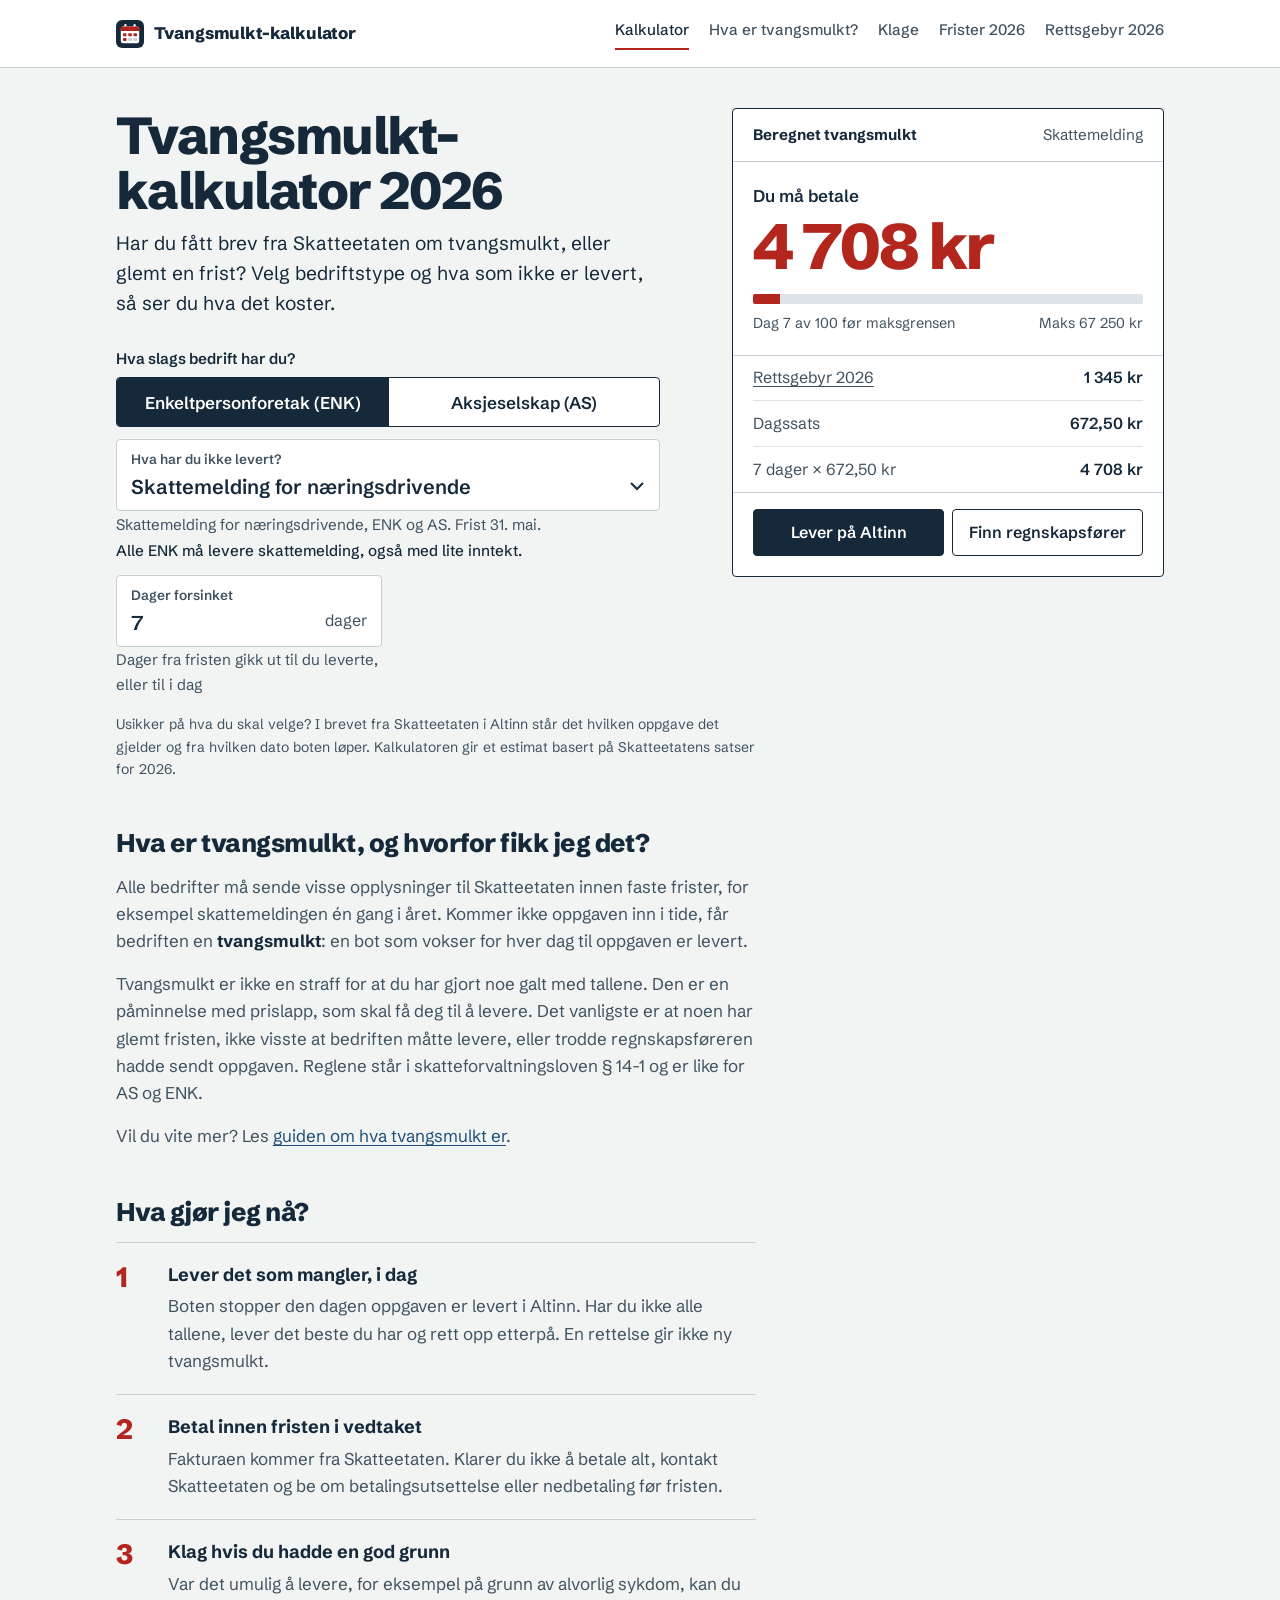
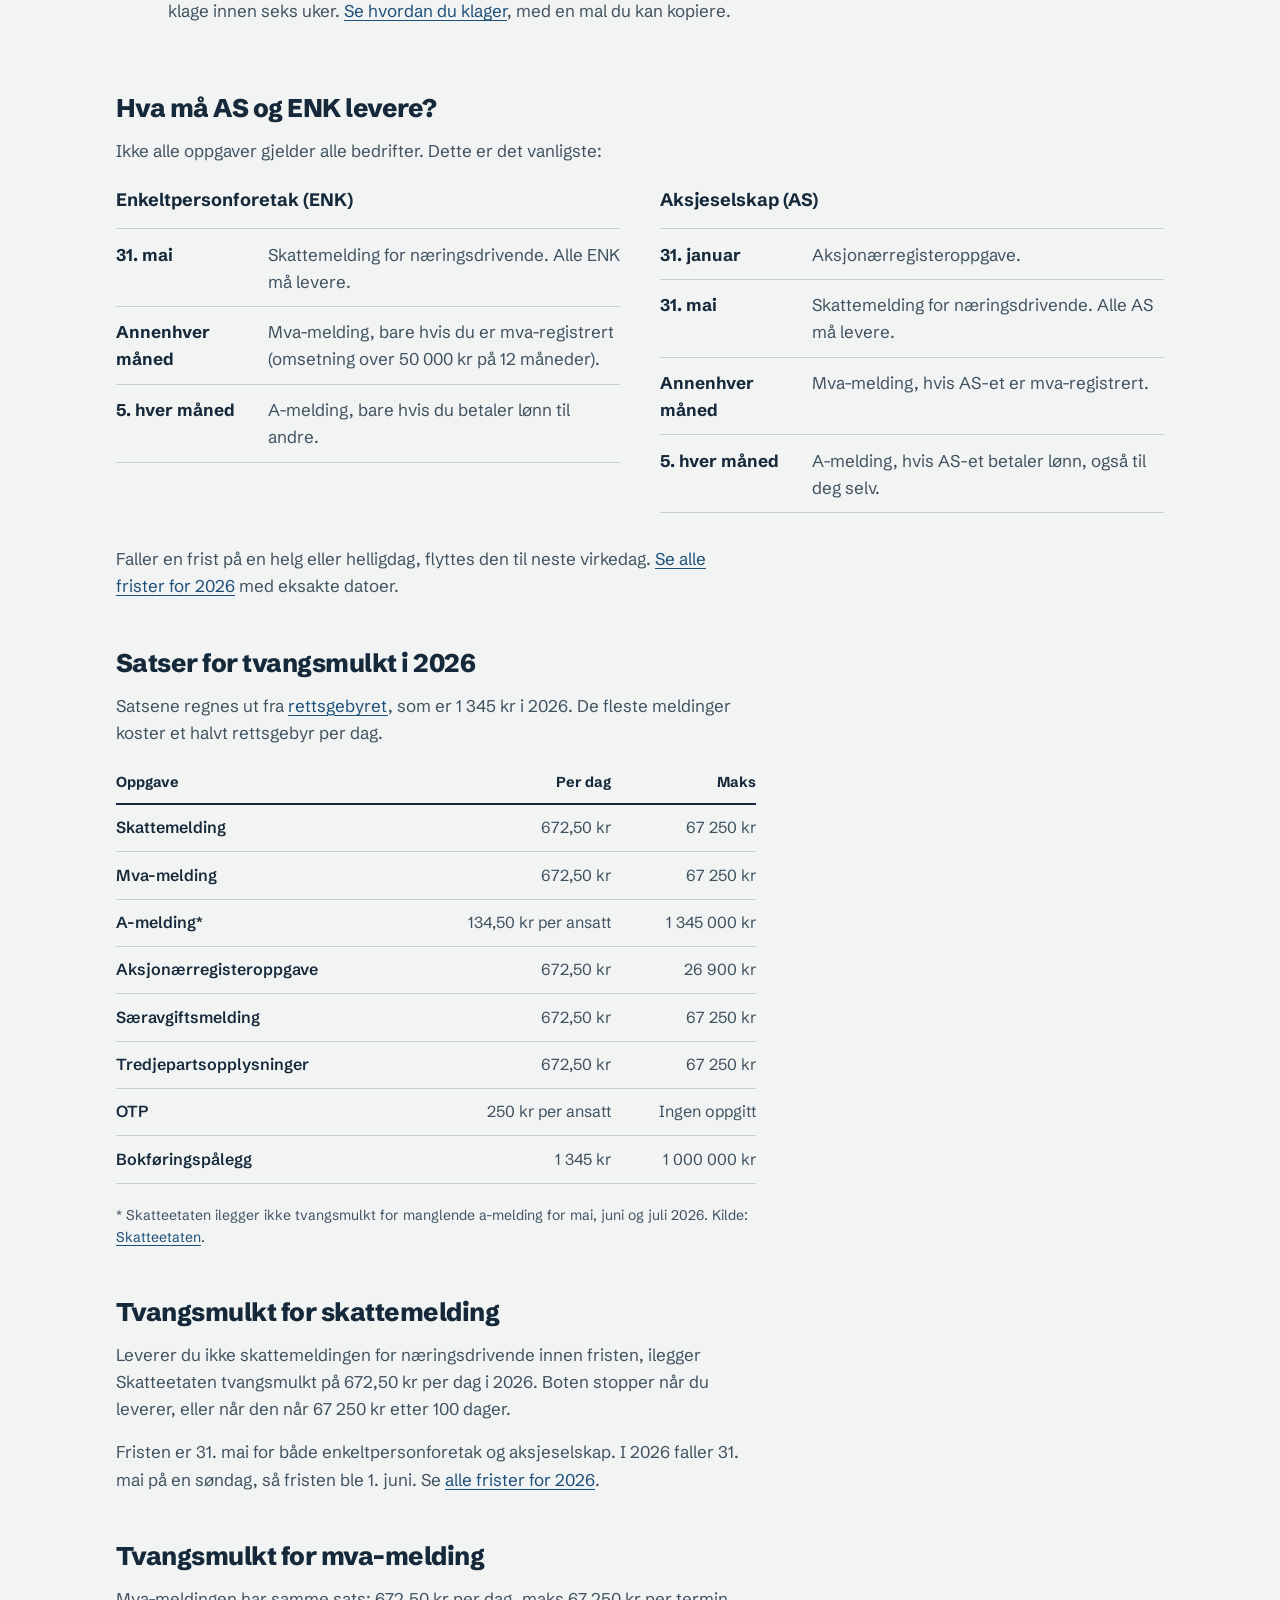
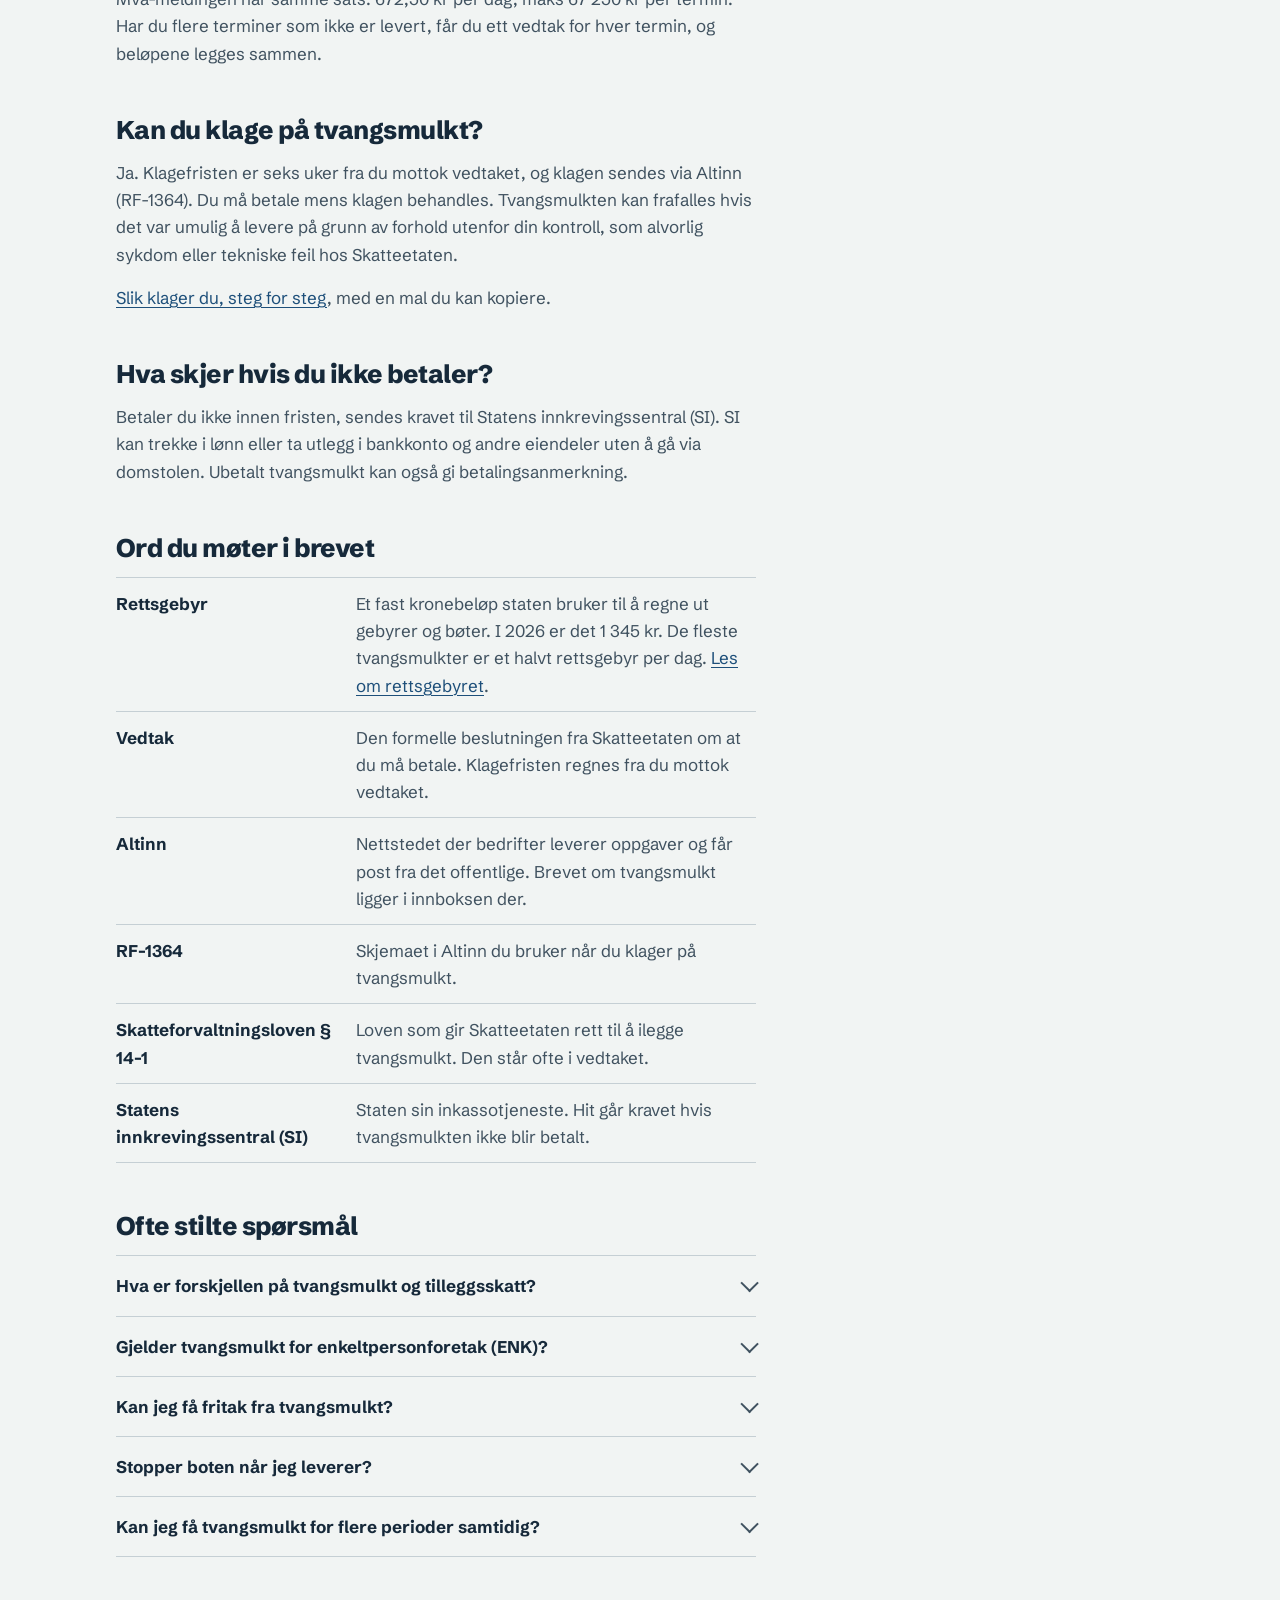
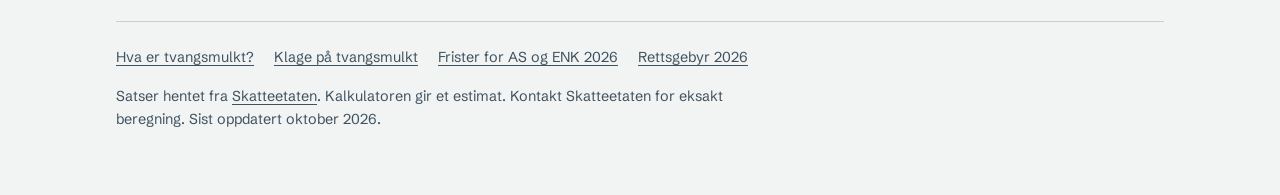
<file: index.html>
<!DOCTYPE html>
<html lang="nb">
<head>
<meta charset="UTF-8">
<meta name="viewport" content="width=device-width,initial-scale=1">
<title>Tvangsmulkt 2026: kalkulator for skattemelding og mva</title>
<meta name="description" content="Hva koster tvangsmulkten? Beregn boten fra Skatteetaten for skattemelding, mva-melding og a-melding. 672,50 kr per dag i 2026, maks 67 250 kr.">
<meta name="robots" content="index,follow">
<link rel="canonical" href="https://tvangsmulktkalkulator.no/">
<meta property="og:title" content="Tvangsmulkt 2026: kalkulator for AS og ENK">
<meta property="og:description" content="Beregn hva sen levering til Skatteetaten koster deg per dag.">
<meta property="og:type" content="website">
<meta property="og:url" content="https://tvangsmulktkalkulator.no/">
<meta property="og:image" content="https://tvangsmulktkalkulator.no/og-image.png">
<meta property="og:image:width" content="1200">
<meta property="og:image:height" content="630">
<meta property="og:locale" content="nb_NO">
<meta name="twitter:card" content="summary_large_image">
<meta name="twitter:title" content="Tvangsmulkt 2026: kalkulator for AS og ENK">
<meta name="twitter:description" content="Beregn hva sen levering til Skatteetaten koster deg per dag.">
<meta name="twitter:image" content="https://tvangsmulktkalkulator.no/og-image.png">
<meta name="geo.region" content="NO">
<meta name="geo.placename" content="Norge">
<link rel="icon" href="/favicon.svg" type="image/svg+xml">
<link rel="apple-touch-icon" href="/apple-touch-icon.png">
<link rel="preconnect" href="https://fonts.googleapis.com">
<link rel="preconnect" href="https://fonts.gstatic.com" crossorigin>
<link href="https://fonts.googleapis.com/css2?family=Schibsted+Grotesk:wght@400;500;600;700;800&display=swap" rel="stylesheet">
<script type="application/ld+json">
{
  "@context": "https://schema.org",
  "@graph": [
    {
      "@type": "WebApplication",
      "name": "Tvangsmulkt-kalkulator",
      "url": "https://tvangsmulktkalkulator.no/",
      "description": "Beregn tvangsmulkt fra Skatteetaten for sen levering av mva-melding, skattemelding, a-melding og mer. Oppdatert med satser for 2026.",
      "applicationCategory": "FinanceApplication",
      "operatingSystem": "All",
      "inLanguage": "nb",
      "datePublished": "2026-04-10",
      "dateModified": "2026-10-11",
      "offers": {
        "@type": "Offer",
        "price": "0",
        "priceCurrency": "NOK"
      }
    },
    {
      "@type": "Organization",
      "name": "Tvangsmulkt-kalkulator",
      "url": "https://tvangsmulktkalkulator.no/",
      "description": "Gratis norsk kalkulator for beregning av tvangsmulkt fra Skatteetaten.",
      "areaServed": {
        "@type": "Country",
        "name": "Norway"
      },
      "inLanguage": "nb"
    },
    {
      "@type": "FAQPage",
      "mainEntity": [
        {
          "@type": "Question",
          "name": "Hva er forskjellen på tvangsmulkt og tilleggsskatt?",
          "acceptedAnswer": {
            "@type": "Answer",
            "text": "Tvangsmulkt ilegges for sen levering. Tilleggsskatt ilegges for feil eller manglende opplysninger i noe du har levert. Du kan få begge."
          }
        },
        {
          "@type": "Question",
          "name": "Gjelder tvangsmulkt for enkeltpersonforetak (ENK)?",
          "acceptedAnswer": {
            "@type": "Answer",
            "text": "Ja. Tvangsmulkt gjelder alle næringsdrivende, også enkeltpersonforetak. Satsene er de samme som for aksjeselskap."
          }
        },
        {
          "@type": "Question",
          "name": "Kan jeg få fritak fra tvangsmulkt?",
          "acceptedAnswer": {
            "@type": "Answer",
            "text": "Skatteetaten kan frafalle tvangsmulkten hvis særlige forhold gjorde det umulig å levere i tide, for eksempel alvorlig sykdom, tekniske feil hos Skatteetaten eller Altinn, eller brann og annen force majeure. Dokumenter situasjonen og send klage via RF-1364 i Altinn."
          }
        },
        {
          "@type": "Question",
          "name": "Stopper boten når jeg leverer?",
          "acceptedAnswer": {
            "@type": "Answer",
            "text": "Ja. Tvangsmulkten stopper den dagen du leverer. Du må likevel betale for dagene den løp."
          }
        },
        {
          "@type": "Question",
          "name": "Kan jeg få tvangsmulkt for flere perioder samtidig?",
          "acceptedAnswer": {
            "@type": "Answer",
            "text": "Ja. Mangler mva-meldingen for flere terminer, får du ett vedtak per termin. Beløpene løper parallelt og legges sammen. Regn ut hver termin for seg i kalkulatoren."
          }
        }
      ]
    }
  ]
}
</script>
<link rel="stylesheet" href="/styles.css">
</head>
<body>
<a href="#main-content" class="skip-link">Hopp til innhold</a>
<header class="site-header">
  <div class="site-header-inner">
    <a class="brand" href="/"><svg viewBox="0 0 64 64" aria-hidden="true"><rect width="64" height="64" rx="14" fill="#16293A"/><rect x="19" y="9" width="5" height="11" rx="2.5" fill="#fff"/><rect x="40" y="9" width="5" height="11" rx="2.5" fill="#fff"/><rect x="11" y="15" width="42" height="38" rx="5" fill="#fff"/><path d="M16 15h32a5 5 0 0 1 5 5v5H11v-5a5 5 0 0 1 5-5z" fill="#B3261E"/><rect x="16" y="30" width="8" height="7" rx="1.5" fill="#B3261E"/><rect x="28" y="30" width="8" height="7" rx="1.5" fill="#B3261E"/><rect x="40" y="30" width="8" height="7" rx="1.5" fill="#B3261E"/><rect x="16" y="41" width="8" height="7" rx="1.5" fill="#B3261E"/><rect x="28" y="41" width="8" height="7" rx="1.5" fill="#C5CFD4"/><rect x="40" y="41" width="8" height="7" rx="1.5" fill="#C5CFD4"/></svg>Tvangsmulkt-kalkulator</a>
    <nav class="site-nav" aria-label="Hovedmeny">
      <ul>
        <li><a href="/" aria-current="page">Kalkulator</a></li>
        <li><a href="/tvangsmulkt-guide">Hva er tvangsmulkt?</a></li>
        <li><a href="/klage-tvangsmulkt">Klage</a></li>
        <li><a href="/frister-2026">Frister 2026</a></li>
        <li><a href="/rettsgebyr-2026">Rettsgebyr 2026</a></li>
      </ul>
    </nav>
  </div>
</header>
<main class="wrap" id="main-content">
  <div class="calc-grid">
    <section class="calc-intro" aria-label="Kalkulator">
      <h1>Tvangsmulkt-kalkulator 2026</h1>
      <p class="lede">Har du f&aring;tt brev fra Skatteetaten om tvangsmulkt, eller glemt en frist? Velg bedriftstype og hva som ikke er levert, s&aring; ser du hva det koster.</p>

      <div class="form">
        <fieldset class="seg">
          <legend>Hva slags bedrift har du?</legend>
          <div class="seg-options">
            <input type="radio" name="org" id="org-enk" value="enk" checked><label for="org-enk">Enkeltpersonforetak (ENK)</label>
            <input type="radio" name="org" id="org-as" value="as"><label for="org-as">Aksjeselskap (AS)</label>
          </div>
        </fieldset>
        <div>
          <div class="box box-select">
            <label for="type">Hva har du ikke levert?</label>
            <select id="type" aria-describedby="type-desc">
              <option value="skatt">Skattemelding for n&aelig;ringsdrivende</option>
              <option value="mva">Mva-melding</option>
              <option value="amelding">A-melding (l&oslash;nnsrapportering)</option>
              <option value="aksjonaer">Aksjon&aelig;rregisteroppgave</option>
              <option value="avgift">S&aelig;ravgiftsmelding</option>
              <option value="tredjepart">Tredjepartsopplysninger</option>
              <option value="otp">OTP (obligatorisk tjenestepensjon)</option>
              <option value="bokforing">Bokf&oslash;ringsp&aring;legg</option>
            </select>
          </div>
          <p class="field-desc" id="type-desc"></p>
          <p class="field-desc" id="type-who"></p>
        </div>
        <div class="row">
          <div>
            <div class="box" id="days-box">
              <label for="days">Dager forsinket</label>
              <input type="number" id="days" min="1" max="999" value="7" inputmode="numeric" aria-describedby="days-desc days-error">
              <span class="unit" aria-hidden="true">dager</span>
            </div>
            <p class="field-desc" id="days-desc">Dager fra fristen gikk ut til du leverte, eller til i dag</p>
            <p class="field-error" id="days-error">Skriv inn minst 1 dag.</p>
          </div>
          <div class="emp-field" id="emp-wrap">
            <div class="box" id="emp-box">
              <label for="emp" id="emp-label">Antall ansatte</label>
              <input type="number" id="emp" min="1" max="9999" value="1" inputmode="numeric" aria-describedby="emp-desc emp-error">
              <span class="unit" aria-hidden="true">ansatte</span>
            </div>
            <p class="field-desc" id="emp-desc"></p>
            <p class="field-error" id="emp-error">Skriv inn minst 1 ansatt.</p>
          </div>
        </div>
      </div>
    </section>

    <section class="slip" aria-label="Resultat">
      <div class="slip-head"><strong>Beregnet tvangsmulkt</strong><span id="o-type">Skattemelding</span></div>
      <div class="slip-total">
        <span class="label">Du m&aring; betale</span>
        <span class="val" id="o-total" role="status" aria-live="polite">4 708 kr</span>
      </div>
      <div class="meter" id="meter">
        <div class="meter-track" aria-hidden="true"><div class="meter-fill" id="meter-fill"></div></div>
        <div class="meter-text"><span id="meter-left">Dag 7 av 100 f&oslash;r maksgrensen</span><span id="meter-max">Maks 67 250 kr</span></div>
      </div>
      <ul class="slip-lines">
        <li><span><a href="/rettsgebyr-2026">Rettsgebyr 2026</a></span><span class="v">1 345 kr</span></li>
        <li><span>Dagssats</span><span class="v" id="o-rate">672,50 kr</span></li>
        <li><span id="o-days">7 dager</span><span class="v" id="o-sub">4 708 kr</span></li>
      </ul>
      <div class="slip-actions">
        <a href="https://info.altinn.no/skjemaoversikt/" target="_blank" rel="noopener" class="btn">Lever p&aring; Altinn</a>
        <a href="https://fiken.no/regnskapsforere" target="_blank" rel="noopener" class="btn btn-ghost">Finn regnskapsf&oslash;rer</a>
      </div>
    </section>
  </div>
  <p class="slip-note">Usikker p&aring; hva du skal velge? I brevet fra Skatteetaten i Altinn st&aring;r det hvilken oppgave det gjelder og fra hvilken dato boten l&oslash;per. Kalkulatoren gir et estimat basert p&aring; Skatteetatens satser for 2026.</p>

  <section>
    <h2>Hva er tvangsmulkt, og hvorfor fikk jeg det?</h2>
    <p>Alle bedrifter m&aring; sende visse opplysninger til Skatteetaten innen faste frister, for eksempel skattemeldingen &eacute;n gang i &aring;ret. Kommer ikke oppgaven inn i tide, f&aring;r bedriften en <strong>tvangsmulkt</strong>: en bot som vokser for hver dag til oppgaven er levert.</p>
    <p>Tvangsmulkt er ikke en straff for at du har gjort noe galt med tallene. Den er en p&aring;minnelse med prislapp, som skal f&aring; deg til &aring; levere. Det vanligste er at noen har glemt fristen, ikke visste at bedriften m&aring;tte levere, eller trodde regnskapsf&oslash;reren hadde sendt oppgaven. Reglene st&aring;r i skatteforvaltningsloven &sect; 14-1 og er like for AS og ENK.</p>
    <p>Vil du vite mer? Les <a href="/tvangsmulkt-guide">guiden om hva tvangsmulkt er</a>.</p>
  </section>

  <section>
    <h2>Hva gj&oslash;r jeg n&aring;?</h2>
    <ol class="steps">
      <li><div class="step-body"><h3>Lever det som mangler, i dag</h3><p>Boten stopper den dagen oppgaven er levert i Altinn. Har du ikke alle tallene, lever det beste du har og rett opp etterp&aring;. En rettelse gir ikke ny tvangsmulkt.</p></div></li>
      <li><div class="step-body"><h3>Betal innen fristen i vedtaket</h3><p>Fakturaen kommer fra Skatteetaten. Klarer du ikke &aring; betale alt, kontakt Skatteetaten og be om betalingsutsettelse eller nedbetaling f&oslash;r fristen.</p></div></li>
      <li><div class="step-body"><h3>Klag hvis du hadde en god grunn</h3><p>Var det umulig &aring; levere, for eksempel p&aring; grunn av alvorlig sykdom, kan du klage innen seks uker. <a href="/klage-tvangsmulkt">Se hvordan du klager</a>, med en mal du kan kopiere.</p></div></li>
    </ol>
  </section>

  <section>
    <h2>Hva m&aring; AS og ENK levere?</h2>
    <p>Ikke alle oppgaver gjelder alle bedrifter. Dette er det vanligste:</p>
    <div class="who">
      <div>
        <h3>Enkeltpersonforetak (ENK)</h3>
        <ul class="ledger">
          <li><span class="k">31. mai</span><span class="v">Skattemelding for n&aelig;ringsdrivende. Alle ENK m&aring; levere.</span></li>
          <li><span class="k">Annenhver m&aring;ned</span><span class="v">Mva-melding, bare hvis du er mva-registrert (omsetning over 50 000 kr p&aring; 12 m&aring;neder).</span></li>
          <li><span class="k">5. hver m&aring;ned</span><span class="v">A-melding, bare hvis du betaler l&oslash;nn til andre.</span></li>
        </ul>
      </div>
      <div>
        <h3>Aksjeselskap (AS)</h3>
        <ul class="ledger">
          <li><span class="k">31. januar</span><span class="v">Aksjon&aelig;rregisteroppgave.</span></li>
          <li><span class="k">31. mai</span><span class="v">Skattemelding for n&aelig;ringsdrivende. Alle AS m&aring; levere.</span></li>
          <li><span class="k">Annenhver m&aring;ned</span><span class="v">Mva-melding, hvis AS-et er mva-registrert.</span></li>
          <li><span class="k">5. hver m&aring;ned</span><span class="v">A-melding, hvis AS-et betaler l&oslash;nn, ogs&aring; til deg selv.</span></li>
        </ul>
      </div>
    </div>
    <p>Faller en frist p&aring; en helg eller helligdag, flyttes den til neste virkedag. <a href="/frister-2026">Se alle frister for 2026</a> med eksakte datoer.</p>
  </section>

  <section>
    <h2>Satser for tvangsmulkt i 2026</h2>
    <p>Satsene regnes ut fra <a href="/rettsgebyr-2026">rettsgebyret</a>, som er 1 345 kr i 2026. De fleste meldinger koster et halvt rettsgebyr per dag.</p>
    <div class="card">
      <table>
        <thead><tr><th>Oppgave</th><th class="num">Per dag</th><th class="num">Maks</th></tr></thead>
        <tbody>
          <tr><td>Skattemelding</td><td class="num">672,50 kr</td><td class="num">67 250 kr</td></tr>
          <tr><td>Mva-melding</td><td class="num">672,50 kr</td><td class="num">67 250 kr</td></tr>
          <tr><td>A-melding*</td><td class="num">134,50 kr per ansatt</td><td class="num">1 345 000 kr</td></tr>
          <tr><td>Aksjon&aelig;rregisteroppgave</td><td class="num">672,50 kr</td><td class="num">26 900 kr</td></tr>
          <tr><td>S&aelig;ravgiftsmelding</td><td class="num">672,50 kr</td><td class="num">67 250 kr</td></tr>
          <tr><td>Tredjepartsopplysninger</td><td class="num">672,50 kr</td><td class="num">67 250 kr</td></tr>
          <tr><td>OTP</td><td class="num">250 kr per ansatt</td><td class="num">Ingen oppgitt</td></tr>
          <tr><td>Bokf&oslash;ringsp&aring;legg</td><td class="num">1 345 kr</td><td class="num">1 000 000 kr</td></tr>
        </tbody>
      </table>
    </div>
    <p class="source">* Skatteetaten ilegger ikke tvangsmulkt for manglende a-melding for mai, juni og juli 2026. Kilde: <a href="https://www.skatteetaten.no/bedrift-og-organisasjon/starte-og-drive/regelverket/tvangsmulkt/" target="_blank" rel="noopener">Skatteetaten</a>.</p>
  </section>

  <section>
    <h2>Tvangsmulkt for skattemelding</h2>
    <p>Leverer du ikke skattemeldingen for n&aelig;ringsdrivende innen fristen, ilegger Skatteetaten tvangsmulkt p&aring; 672,50 kr per dag i 2026. Boten stopper n&aring;r du leverer, eller n&aring;r den n&aring;r 67 250 kr etter 100 dager.</p>
    <p>Fristen er 31. mai for b&aring;de enkeltpersonforetak og aksjeselskap. I 2026 faller 31. mai p&aring; en s&oslash;ndag, s&aring; fristen ble 1. juni. Se <a href="/frister-2026">alle frister for 2026</a>.</p>
  </section>

  <section>
    <h2>Tvangsmulkt for mva-melding</h2>
    <p>Mva-meldingen har samme sats: 672,50 kr per dag, maks 67 250 kr per termin. Har du flere terminer som ikke er levert, f&aring;r du ett vedtak for hver termin, og bel&oslash;pene legges sammen.</p>
  </section>

  <section>
    <h2>Kan du klage p&aring; tvangsmulkt?</h2>
    <p>Ja. Klagefristen er seks uker fra du mottok vedtaket, og klagen sendes via Altinn (RF-1364). Du m&aring; betale mens klagen behandles. Tvangsmulkten kan frafalles hvis det var umulig &aring; levere p&aring; grunn av forhold utenfor din kontroll, som alvorlig sykdom eller tekniske feil hos Skatteetaten.</p>
    <p><a href="/klage-tvangsmulkt">Slik klager du, steg for steg</a>, med en mal du kan kopiere.</p>
  </section>

  <section>
    <h2>Hva skjer hvis du ikke betaler?</h2>
    <p>Betaler du ikke innen fristen, sendes kravet til Statens innkrevingssentral (SI). SI kan trekke i l&oslash;nn eller ta utlegg i bankkonto og andre eiendeler uten &aring; g&aring; via domstolen. Ubetalt tvangsmulkt kan ogs&aring; gi betalingsanmerkning.</p>
  </section>

  <section>
    <h2>Ord du m&oslash;ter i brevet</h2>
    <dl class="glossary">
      <div><dt>Rettsgebyr</dt><dd>Et fast kronebel&oslash;p staten bruker til &aring; regne ut gebyrer og b&oslash;ter. I 2026 er det 1 345 kr. De fleste tvangsmulkter er et halvt rettsgebyr per dag. <a href="/rettsgebyr-2026">Les om rettsgebyret</a>.</dd></div>
      <div><dt>Vedtak</dt><dd>Den formelle beslutningen fra Skatteetaten om at du m&aring; betale. Klagefristen regnes fra du mottok vedtaket.</dd></div>
      <div><dt>Altinn</dt><dd>Nettstedet der bedrifter leverer oppgaver og f&aring;r post fra det offentlige. Brevet om tvangsmulkt ligger i innboksen der.</dd></div>
      <div><dt>RF-1364</dt><dd>Skjemaet i Altinn du bruker n&aring;r du klager p&aring; tvangsmulkt.</dd></div>
      <div><dt>Skatteforvaltningsloven &sect; 14-1</dt><dd>Loven som gir Skatteetaten rett til &aring; ilegge tvangsmulkt. Den st&aring;r ofte i vedtaket.</dd></div>
      <div><dt>Statens innkrevingssentral (SI)</dt><dd>Staten sin inkassotjeneste. Hit g&aring;r kravet hvis tvangsmulkten ikke blir betalt.</dd></div>
    </dl>
  </section>

  <section>
    <h2>Ofte stilte sp&oslash;rsm&aring;l</h2>
    <details>
      <summary>Hva er forskjellen p&aring; tvangsmulkt og tilleggsskatt?</summary>
      <div class="faq-body">
        <p>Tvangsmulkt ilegges for sen levering. Tilleggsskatt ilegges for feil eller manglende opplysninger i noe du har levert. Du kan f&aring; begge.</p>
      </div>
    </details>
    <details>
      <summary>Gjelder tvangsmulkt for enkeltpersonforetak (ENK)?</summary>
      <div class="faq-body">
        <p>Ja. Tvangsmulkt gjelder alle n&aelig;ringsdrivende, ogs&aring; enkeltpersonforetak. Satsene er de samme som for aksjeselskap.</p>
      </div>
    </details>
    <details>
      <summary>Kan jeg f&aring; fritak fra tvangsmulkt?</summary>
      <div class="faq-body">
        <p>Skatteetaten kan frafalle tvangsmulkten hvis s&aelig;rlige forhold gjorde det umulig &aring; levere i tide, for eksempel:</p>
        <ul>
          <li>alvorlig sykdom som hindret levering</li>
          <li>tekniske feil hos Skatteetaten eller Altinn</li>
          <li>brann, naturkatastrofe eller annen force majeure</li>
        </ul>
        <p>Dokumenter situasjonen og send klage via RF-1364 i Altinn.</p>
      </div>
    </details>
    <details>
      <summary>Stopper boten n&aring;r jeg leverer?</summary>
      <div class="faq-body">
        <p>Ja. Tvangsmulkten stopper den dagen du leverer. Du m&aring; likevel betale for dagene den l&oslash;p.</p>
      </div>
    </details>
    <details>
      <summary>Kan jeg f&aring; tvangsmulkt for flere perioder samtidig?</summary>
      <div class="faq-body">
        <p>Ja. Mangler mva-meldingen for flere terminer, f&aring;r du ett vedtak per termin. Bel&oslash;pene l&oslash;per parallelt og legges sammen. Regn ut hver termin for seg i kalkulatoren.</p>
      </div>
    </details>
  </section>

  <footer>
    <ul class="footer-links">
      <li><a href="/tvangsmulkt-guide">Hva er tvangsmulkt?</a></li>
      <li><a href="/klage-tvangsmulkt">Klage p&aring; tvangsmulkt</a></li>
      <li><a href="/frister-2026">Frister for AS og ENK 2026</a></li>
      <li><a href="/rettsgebyr-2026">Rettsgebyr 2026</a></li>
    </ul>
    <p>Satser hentet fra <a href="https://www.skatteetaten.no/bedrift-og-organisasjon/starte-og-drive/regelverket/tvangsmulkt/" target="_blank" rel="noopener">Skatteetaten</a>. Kalkulatoren gir et estimat. Kontakt Skatteetaten for eksakt beregning. Sist oppdatert oktober 2026.</p>
  </footer>
</main>

<script>
(function() {
var R = 1345;
var NAME = {
  mva:'Mva-melding', skatt:'Skattemelding', amelding:'A-melding', aksjonaer:'Aksjonærregister',
  avgift:'Særavgift', tredjepart:'Tredjepart', otp:'OTP', bokforing:'Bokføringspålegg'
};
var DESC = {
  mva:       'Leveres annenhver måned (10. i oddetallsmåneder) av bedrifter i Merverdiavgiftsregisteret.',
  skatt:     'Skattemelding for næringsdrivende, ENK og AS. Frist 31. mai.',
  amelding:  'Månedlig rapport om lønn, forskuddstrekk og arbeidsgiveravgift. Frist 5. hver måned. For mai, juni og juli 2026 ilegger Skatteetaten ikke tvangsmulkt.',
  aksjonaer: 'Aksjonærregisteroppgaven (RF-1086) leveres av AS og ASA innen 31. januar.',
  avgift:    'Særavgiftsmelding for alkohol, tobakk, drivstoff m.m. Gjelder registrerte særavgiftspliktige.',
  tredjepart:'Opplysninger om utbetalinger, renter m.m. som Skatteetaten bruker til å forhåndsutfylle skattemeldinger.',
  otp:       'Arbeidsgiver må ha pensjonsordning for ansatte. Mangler den, løper boten per ansatt.',
  bokforing: 'Ilegges bedrifter som ikke fører regnskap etter bokføringsloven. Høyeste dagssats: 1 rettsgebyr per dag.'
};
var WHO = {
  enk: {
    skatt:'Alle ENK m\u00e5 levere skattemelding, ogs\u00e5 med lite inntekt.',
    mva:'Gjelder bare hvis foretaket er mva-registrert.',
    amelding:'Gjelder bare hvis du betaler l\u00f8nn til andre. Du som eier tar ikke ut l\u00f8nn fra eget ENK.',
    otp:'Gjelder bare hvis du har ansatte.',
    avgift:'Gjelder f\u00e5 bedrifter, bare de som er registrert for s\u00e6ravgift.',
    tredjepart:'Gjelder f\u00e5 bedrifter, for eksempel de som rapporterer utbetalinger for andre.',
    bokforing:'Kommer bare etter et konkret p\u00e5legg fra Skatteetaten.'
  },
  as: {
    skatt:'Alle AS m\u00e5 levere skattemelding, ogs\u00e5 uten aktivitet.',
    mva:'Gjelder hvis AS-et er mva-registrert.',
    amelding:'Gjelder hvis AS-et betaler l\u00f8nn, ogs\u00e5 til deg som daglig leder.',
    aksjonaer:'Alle AS m\u00e5 levere aksjon\u00e6rregisteroppgaven hvert \u00e5r.',
    otp:'Gjelder hvis AS-et har ansatte.',
    avgift:'Gjelder f\u00e5 bedrifter, bare de som er registrert for s\u00e6ravgift.',
    tredjepart:'Gjelder f\u00e5 bedrifter, for eksempel de som rapporterer utbetalinger for andre.',
    bokforing:'Kommer bare etter et konkret p\u00e5legg fra Skatteetaten.'
  }
};
var T = {
  mva:       {r:R*.5,    m:R*50,    e:0},
  skatt:     {r:R*.5,    m:R*50,    e:0},
  amelding:  {r:R*.1,    m:R*1000,  e:1, el:'Ansatte med feil', ed:'Antall ansatte med feil eller mangler i a-meldingen.'},
  aksjonaer: {r:R*.5,    m:R*20,    e:0},
  avgift:    {r:R*.5,    m:R*50,    e:0},
  tredjepart:{r:R*.5,    m:R*50,    e:0},
  otp:       {r:250,     m:Infinity,e:1, el:'Ansatte uten OTP', ed:'Antall ansatte som mangler pensjonsordning.'},
  bokforing: {r:R*1,     m:1000000, e:0}
};
function $(id){return document.getElementById(id)}
function f(n){return Math.round(n).toLocaleString('nb-NO')+' kr'}
function k(n){return (Math.round(n*100)/100).toLocaleString('nb-NO',{minimumFractionDigits:n%1?2:0})+' kr'}
var last = '';
function org() { return document.querySelector('input[name=org]:checked').value; }
var aksOpt = $('type').querySelector('option[value=aksjonaer]');
var aksNext = aksOpt.nextElementSibling;
function filterTypes() {
  if (org() === 'enk') {
    if (aksOpt.parentNode) {
      if ($('type').value === 'aksjonaer') $('type').value = 'skatt';
      aksOpt.remove();
    }
  } else if (!aksOpt.parentNode) {
    $('type').insertBefore(aksOpt, aksNext);
  }
}
function c() {
  var typeKey = $('type').value;
  var t = T[typeKey];
  var daysRaw = parseInt($('days').value, 10) || 0;
  var empRaw = parseInt($('emp').value, 10) || 0;
  var daysValid = daysRaw >= 1;
  var empValid = !t.e || empRaw >= 1;
  $('days-error').classList.toggle('show', !daysValid);
  $('days-box').classList.toggle('invalid', !daysValid);
  $('emp-error').classList.toggle('show', !empValid);
  $('emp-box').classList.toggle('invalid', !empValid);
  var d = Math.max(1, daysRaw);
  var n = t.e ? Math.max(1, empRaw) : 1;
  $('emp-wrap').classList.toggle('show', !!t.e);
  if (t.e) {
    $('emp-label').textContent = t.el;
    $('emp-desc').textContent = t.ed;
  }
  $('type-desc').textContent = DESC[typeKey];
  $('type-who').textContent = WHO[org()][typeKey] || '';
  $('o-type').textContent = NAME[typeKey];
  var daily = t.r * n;
  var raw = daily * d;
  var total = Math.min(raw, t.m);
  $('o-rate').textContent = t.e ? k(t.r) + ' × ' + n + ' = ' + k(daily) : k(t.r);
  $('o-days').textContent = d + (d === 1 ? ' dag' : ' dager') + ' × ' + k(daily);
  $('o-sub').textContent = f(raw);
  var out = f(total);
  var tot = $('o-total');
  if (out !== last) {
    tot.textContent = out;
    tot.classList.remove('pulse'); void tot.offsetWidth; tot.classList.add('pulse');
    last = out;
  }
  var meter = $('meter');
  if (t.m === Infinity) {
    $('meter-fill').style.width = '0';
    $('meter-left').textContent = 'Ingen oppgitt maksgrense for OTP';
    $('meter-max').textContent = '';
    meter.classList.remove('capped');
  } else {
    var capDay = Math.ceil(t.m / daily);
    var capped = raw >= t.m;
    $('meter-fill').style.width = Math.min(100, raw / t.m * 100) + '%';
    $('meter-left').textContent = capped
      ? 'Maksgrensen er nådd (dag ' + capDay.toLocaleString('nb-NO') + ')'
      : 'Dag ' + d.toLocaleString('nb-NO') + ' av ' + capDay.toLocaleString('nb-NO') + ' før maksgrensen';
    $('meter-max').textContent = 'Maks ' + f(t.m);
    meter.classList.toggle('capped', capped);
  }
}
document.querySelectorAll('input[name=org]').forEach(function(r){ r.addEventListener('change', function(){ filterTypes(); c(); }); });
$('type').addEventListener('change', c);
$('days').addEventListener('input', c);
$('emp').addEventListener('input', c);
filterTypes();
c();
})();
</script>
</body>
</html>
</file>
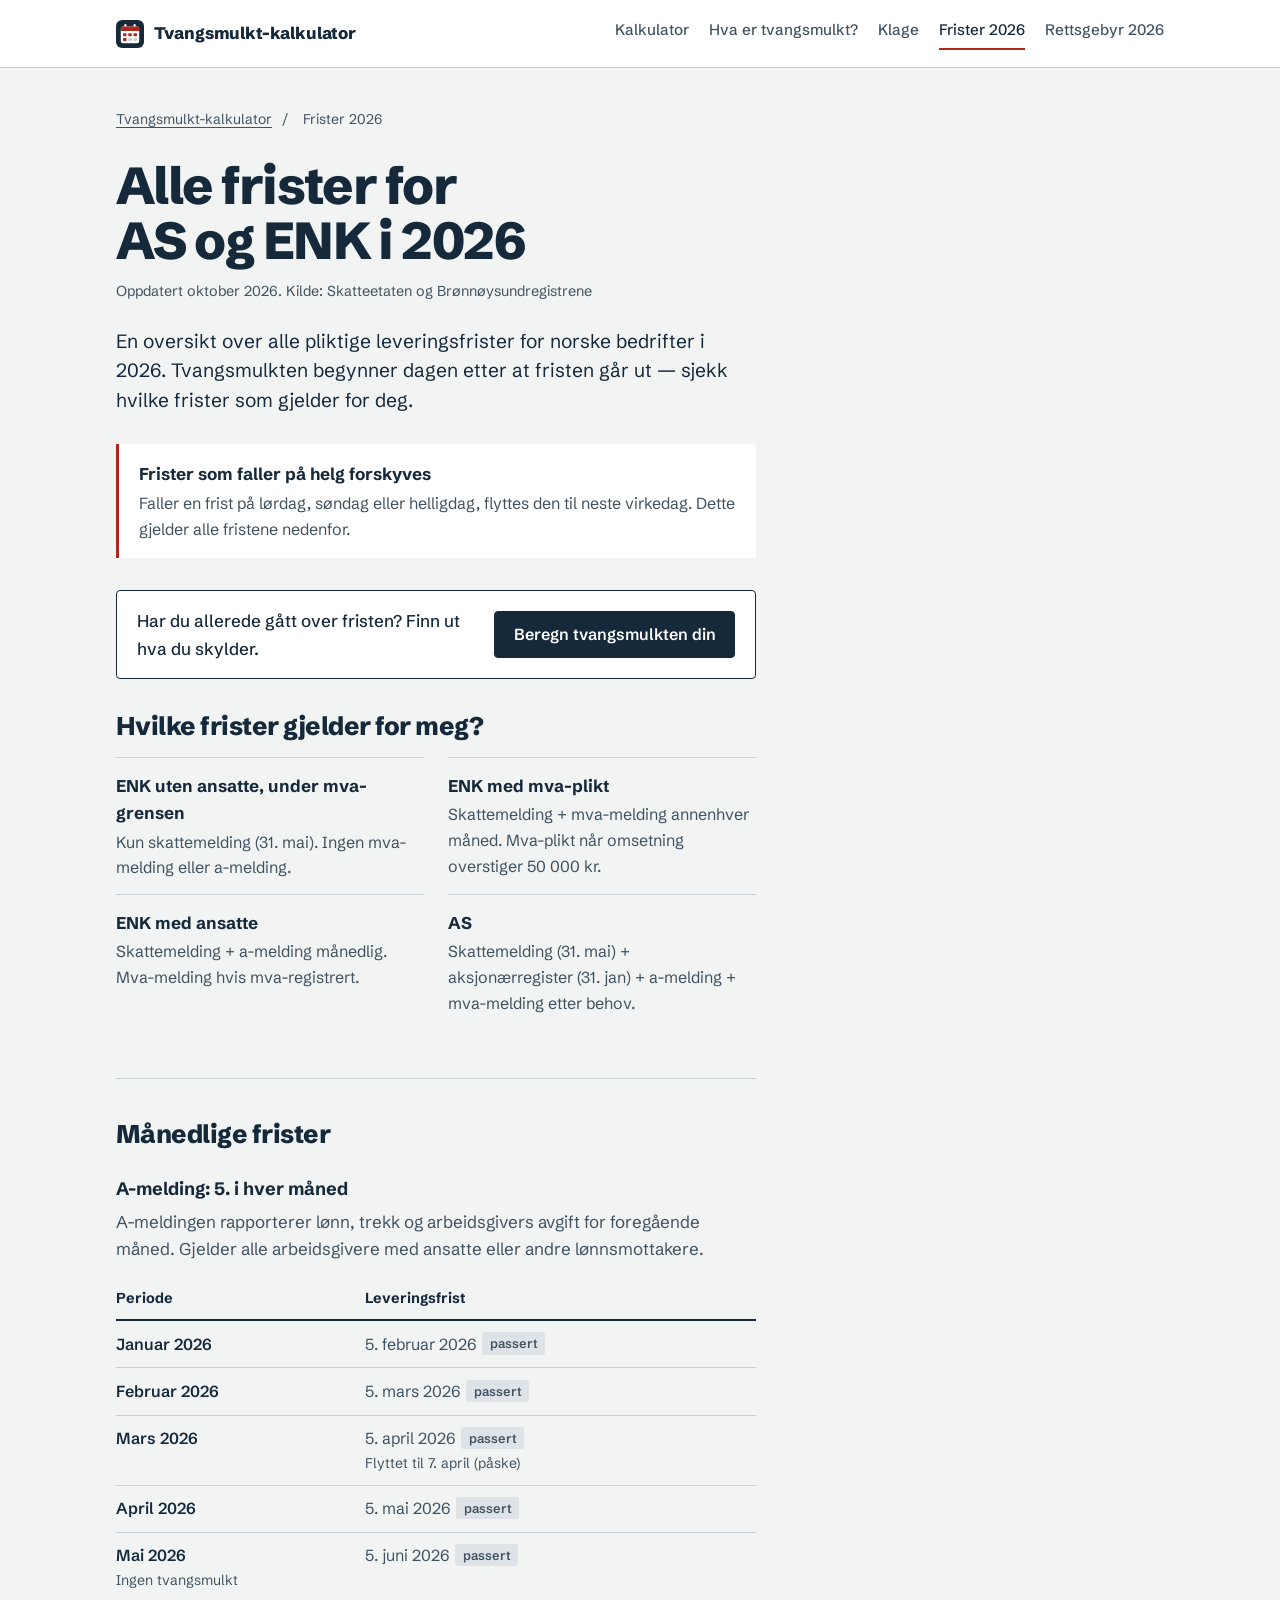
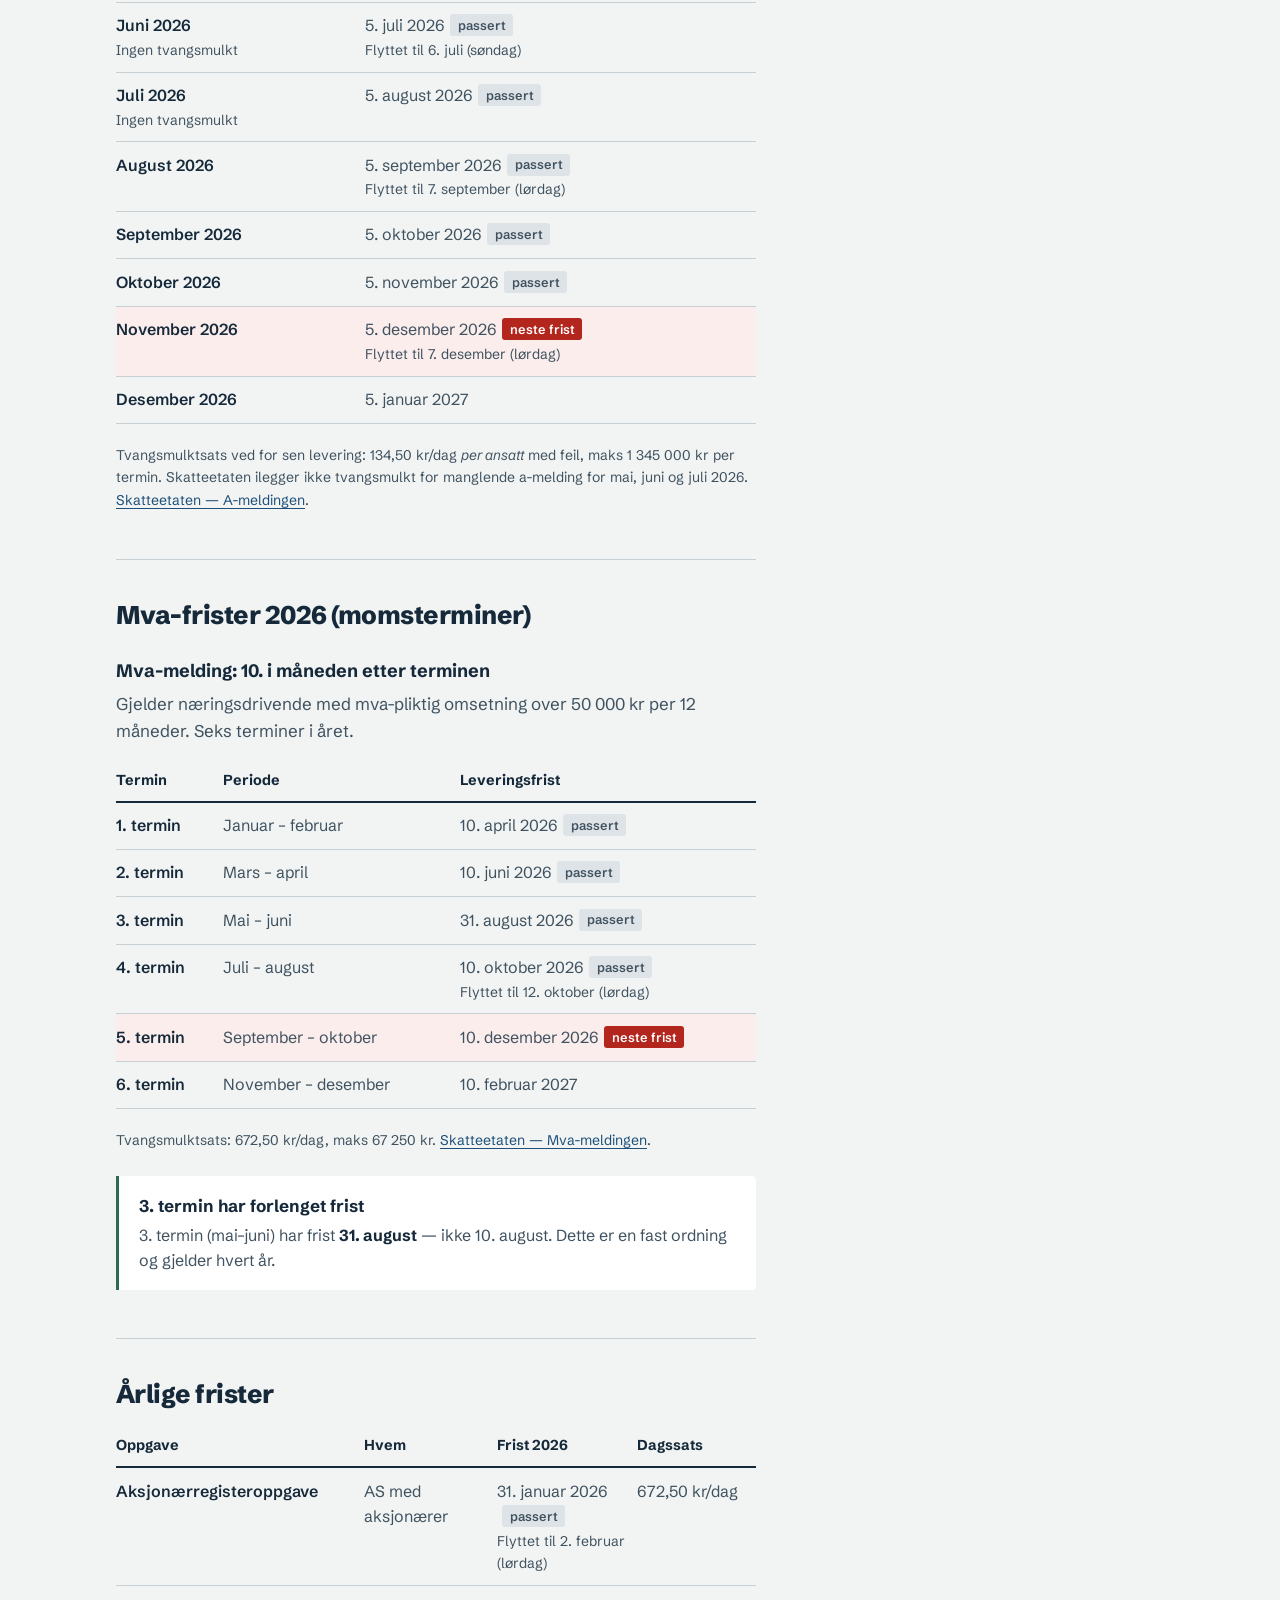
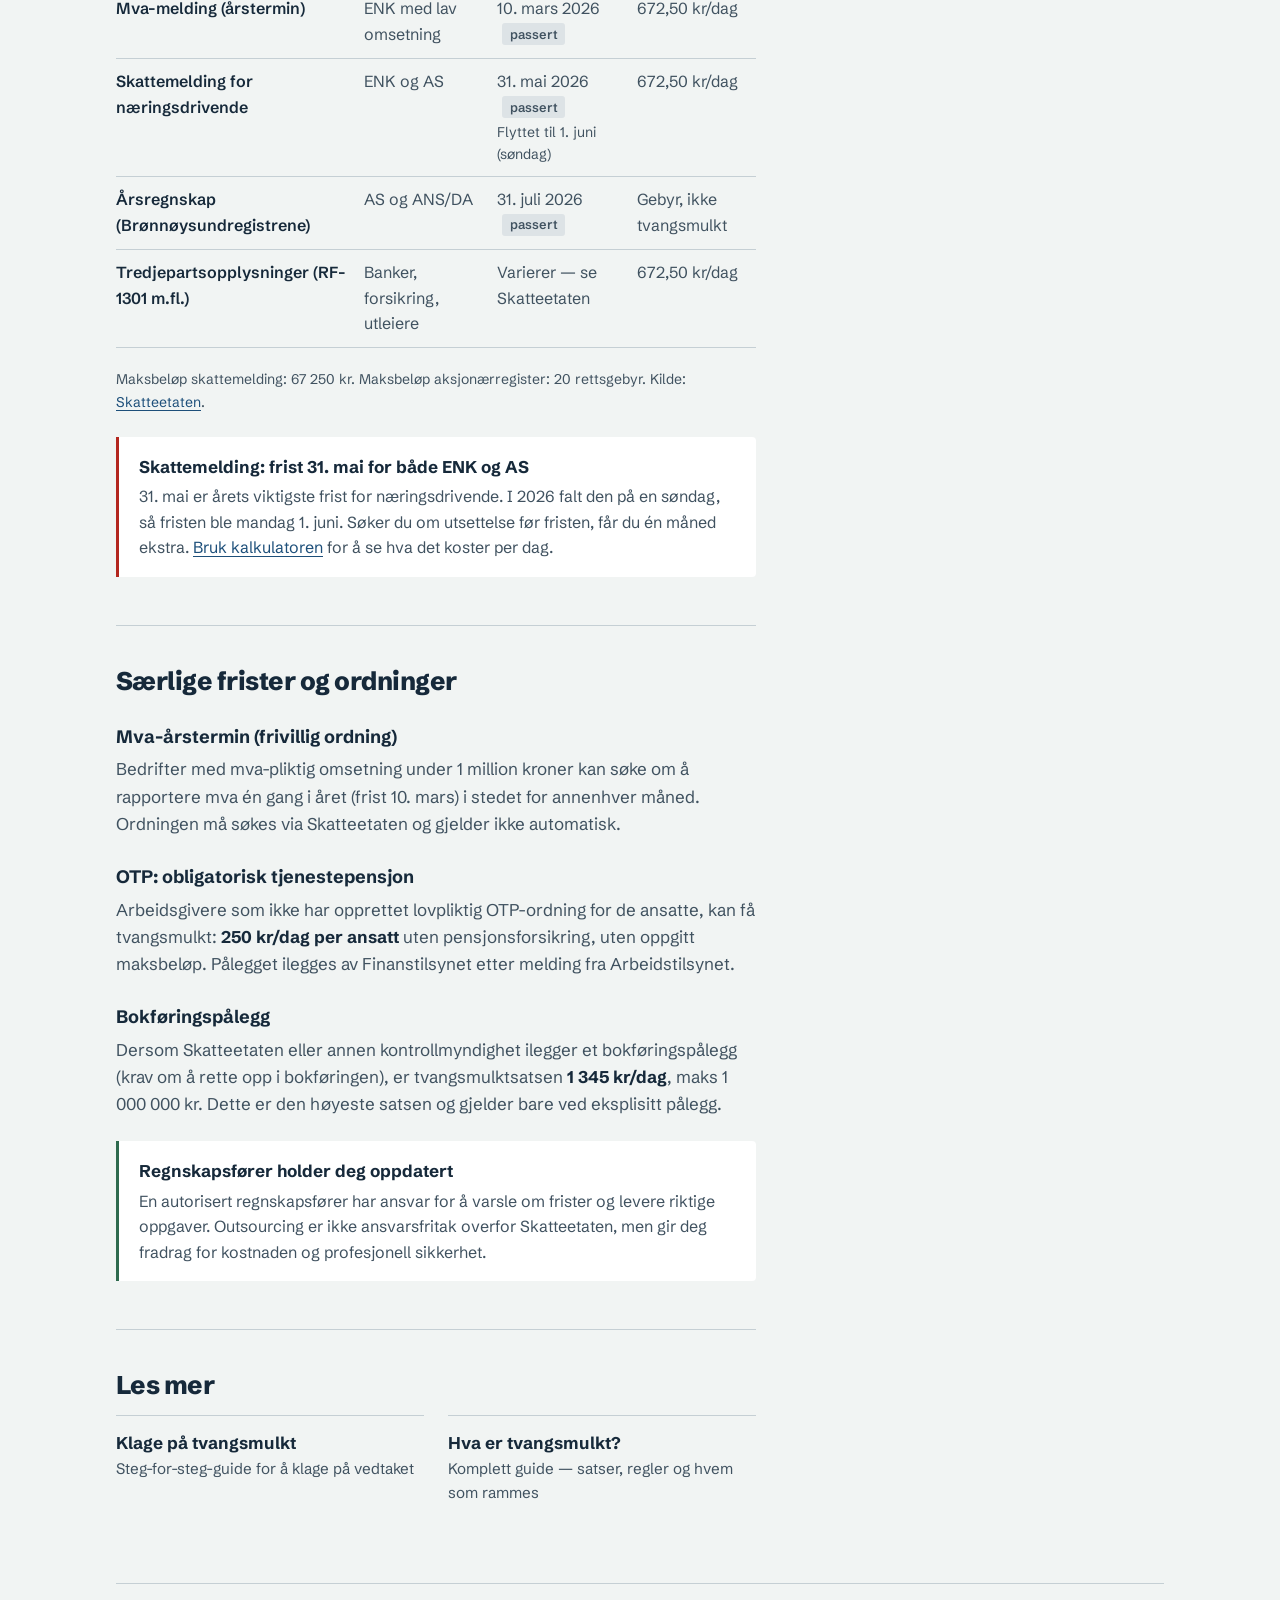
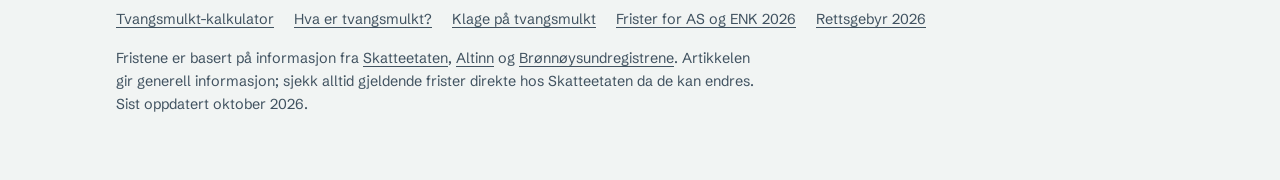
<file: frister-2026.html>
<!DOCTYPE html>
<html lang="nb">
<head>
<meta charset="UTF-8">
<meta name="viewport" content="width=device-width,initial-scale=1">
<title>Frister 2026 for AS og ENK: mva, a-melding og skattemelding</title>
<meta name="description" content="Alle frister i 2026 for AS og ENK: mva-frister og momsterminer, a-melding, skattemelding og aksjon&aelig;rregister. Med datoer som flyttes p&aring; grunn av helg.">
<meta name="robots" content="index,follow">
<link rel="canonical" href="https://tvangsmulktkalkulator.no/frister-2026">
<meta property="og:title" content="Frister 2026 for AS og ENK: mva, a-melding og skattemelding">
<meta property="og:description" content="Komplett fristoversikt for 2026: mva, a-melding, skattemelding, aksjonærregister. Hvilke frister gjelder for deg?">
<meta property="og:type" content="article">
<meta property="og:url" content="https://tvangsmulktkalkulator.no/frister-2026">
<meta property="og:image" content="https://tvangsmulktkalkulator.no/og-image.png">
<meta property="og:locale" content="nb_NO">
<meta name="twitter:card" content="summary_large_image">
<meta name="twitter:title" content="Frister 2026 for AS og ENK: mva, a-melding og skattemelding">
<meta name="twitter:description" content="Komplett fristoversikt for 2026: mva, a-melding, skattemelding, aksjonærregister og mer.">
<meta name="twitter:image" content="https://tvangsmulktkalkulator.no/og-image.png">
<meta name="geo.region" content="NO">
<link rel="icon" href="/favicon.svg" type="image/svg+xml">
<link rel="apple-touch-icon" href="/apple-touch-icon.png">
<link rel="preconnect" href="https://fonts.googleapis.com">
<link rel="preconnect" href="https://fonts.gstatic.com" crossorigin>
<link href="https://fonts.googleapis.com/css2?family=Schibsted+Grotesk:wght@400;500;600;700;800&display=swap" rel="stylesheet">
<script type="application/ld+json">
{
  "@context": "https://schema.org",
  "@graph": [
    {
      "@type": "Article",
      "headline": "Alle frister for AS og ENK i 2026",
      "description": "Komplett fristoversikt for 2026: mva-melding, a-melding, skattemelding, aksjonærregister og mer. Hvilke frister gjelder for deg som AS eller ENK?",
      "url": "https://tvangsmulktkalkulator.no/frister-2026",
      "inLanguage": "nb",
      "datePublished": "2026-04-19",
      "dateModified": "2026-10-11",
      "publisher": {
        "@type": "Organization",
        "name": "Tvangsmulkt-kalkulator",
        "url": "https://tvangsmulktkalkulator.no/"
      },
      "mainEntityOfPage": {
        "@type": "WebPage",
        "@id": "https://tvangsmulktkalkulator.no/frister-2026"
      }
    },
    {
      "@type": "BreadcrumbList",
      "itemListElement": [
        {
          "@type": "ListItem",
          "position": 1,
          "name": "Tvangsmulkt-kalkulator",
          "item": "https://tvangsmulktkalkulator.no/"
        },
        {
          "@type": "ListItem",
          "position": 2,
          "name": "Frister 2026",
          "item": "https://tvangsmulktkalkulator.no/frister-2026"
        }
      ]
    },
    {
      "@type": "FAQPage",
      "mainEntity": [
        {
          "@type": "Question",
          "name": "Når er fristen for skattemelding 2026?",
          "acceptedAnswer": {
            "@type": "Answer",
            "text": "Skattemelding for næringsdrivende har frist 31. mai for både enkeltpersonforetak (ENK) og aksjeselskap (AS). I 2026 falt 31. mai på en søndag, så fristen ble 1. juni. Søker du om utsettelse før fristen, får du én måned ekstra."
          }
        },
        {
          "@type": "Question",
          "name": "Når skal a-meldingen leveres?",
          "acceptedAnswer": {
            "@type": "Answer",
            "text": "A-meldingen leveres den 5. i hver måned og gjelder lønnsutbetalinger i foregående måned. For eksempel: a-meldingen for mars leveres innen 5. april. Fristen gjelder alle arbeidsgivere med ansatte."
          }
        },
        {
          "@type": "Question",
          "name": "Hvilke frister gjelder for mva-meldingen i 2026?",
          "acceptedAnswer": {
            "@type": "Answer",
            "text": "Mva-melding for tomånedlig termin leveres den 10. i måneden etter terminslutt. Terminer: jan–feb (frist 10. april), mars–april (frist 10. juni), mai–juni (frist 31. august), juli–aug (frist 10. oktober, flyttet til 12. oktober fordi 10. oktober er en lørdag), sept–okt (frist 10. desember), nov–des (frist 10. februar 2027). Mva-melding for årstermin leveres 10. mars."
          }
        },
        {
          "@type": "Question",
          "name": "Gjelder alle disse fristene for ENK?",
          "acceptedAnswer": {
            "@type": "Answer",
            "text": "Ikke alle. Et ENK uten ansatte og med omsetning under 50 000 kr trenger ikke levere a-melding eller mva-melding. Skattemeldingen (frist 31. mai) gjelder alltid for ENK med næringsinntekt. Sjekk hvilke registreringsplikter virksomheten din har i Enhetsregisteret på Brønnøysund."
          }
        }
      ]
    }
  ]
}
</script>
<link rel="stylesheet" href="/styles.css">
</head>
<body>
<a href="#main-content" class="skip-link">Hopp til innhold</a>
<header class="site-header">
  <div class="site-header-inner">
    <a class="brand" href="/"><svg viewBox="0 0 64 64" aria-hidden="true"><rect width="64" height="64" rx="14" fill="#16293A"/><rect x="19" y="9" width="5" height="11" rx="2.5" fill="#fff"/><rect x="40" y="9" width="5" height="11" rx="2.5" fill="#fff"/><rect x="11" y="15" width="42" height="38" rx="5" fill="#fff"/><path d="M16 15h32a5 5 0 0 1 5 5v5H11v-5a5 5 0 0 1 5-5z" fill="#B3261E"/><rect x="16" y="30" width="8" height="7" rx="1.5" fill="#B3261E"/><rect x="28" y="30" width="8" height="7" rx="1.5" fill="#B3261E"/><rect x="40" y="30" width="8" height="7" rx="1.5" fill="#B3261E"/><rect x="16" y="41" width="8" height="7" rx="1.5" fill="#B3261E"/><rect x="28" y="41" width="8" height="7" rx="1.5" fill="#C5CFD4"/><rect x="40" y="41" width="8" height="7" rx="1.5" fill="#C5CFD4"/></svg>Tvangsmulkt-kalkulator</a>
    <nav class="site-nav" aria-label="Hovedmeny">
      <ul>
        <li><a href="/">Kalkulator</a></li>
        <li><a href="/tvangsmulkt-guide">Hva er tvangsmulkt?</a></li>
        <li><a href="/klage-tvangsmulkt">Klage</a></li>
        <li><a href="/frister-2026" aria-current="page">Frister 2026</a></li>
        <li><a href="/rettsgebyr-2026">Rettsgebyr 2026</a></li>
      </ul>
    </nav>
  </div>
</header>
<main class="wrap" id="main-content">

  <nav class="breadcrumb" aria-label="Navigasjonsti">
    <a href="/">Tvangsmulkt-kalkulator</a>
    <span aria-hidden="true">/</span>
    <span aria-current="page">Frister 2026</span>
  </nav>

  <header>
    <h1>Alle frister for AS og ENK i 2026</h1>
    <p class="meta">Oppdatert oktober 2026. Kilde: Skatteetaten og Br&oslash;nn&oslash;ysundregistrene</p>
  </header>

  <p class="intro">En oversikt over alle pliktige leveringsfrister for norske bedrifter i 2026. Tvangsmulkten begynner dagen etter at fristen g&aring;r ut &mdash; sjekk hvilke frister som gjelder for deg.</p>

  <div class="warn">
    <div class="warn-title">Frister som faller p&aring; helg forskyves</div>
    <p>Faller en frist p&aring; l&oslash;rdag, s&oslash;ndag eller helligdag, flyttes den til neste virkedag. Dette gjelder alle fristene nedenfor.</p>
  </div>

  <div class="cta-box">
    <p>Har du allerede g&aring;tt over fristen? Finn ut hva du skylder.</p>
    <a href="/" class="cta-btn">Beregn tvangsmulkten din</a>
  </div>

  <section>
    <h2 style="margin-top:0">Hvilke frister gjelder for meg?</h2>
    <div class="checker">
      <div class="checker-item">
        <strong>ENK uten ansatte, under mva-grensen</strong>
        <p>Kun skattemelding (31. mai). Ingen mva-melding eller a-melding.</p>
      </div>
      <div class="checker-item">
        <strong>ENK med mva-plikt</strong>
        <p>Skattemelding + mva-melding annenhver m&aring;ned. Mva-plikt n&aring;r omsetning overstiger 50 000 kr.</p>
      </div>
      <div class="checker-item">
        <strong>ENK med ansatte</strong>
        <p>Skattemelding + a-melding m&aring;nedlig. Mva-melding hvis mva-registrert.</p>
      </div>
      <div class="checker-item">
        <strong>AS</strong>
        <p>Skattemelding (31. mai) + aksjon&aelig;rregister (31. jan) + a-melding + mva-melding etter behov.</p>
      </div>
    </div>
  </section>

  <div class="divider"></div>

  <section>
    <h2>M&aring;nedlige frister</h2>

    <h3>A-melding: 5. i hver m&aring;ned</h3>
    <p>A-meldingen rapporterer l&oslash;nn, trekk og arbeidsgivers avgift for foregående m&aring;ned. Gjelder alle arbeidsgivere med ansatte eller andre l&oslash;nnsmottakere.</p>

    <div class="card">
      <table>
        <thead>
          <tr>
            <th>Periode</th>
            <th>Leveringsfrist</th>
          </tr>
        </thead>
        <tbody>
          <tr><td>Januar 2026</td><td data-due="2026-02-05">5. februar 2026</td></tr>
          <tr><td>Februar 2026</td><td data-due="2026-03-05">5. mars 2026</td></tr>
          <tr><td>Mars 2026</td><td data-due="2026-04-07">5. april 2026<span class="moved">Flyttet til 7. april (p&aring;ske)</span></td></tr>
          <tr><td>April 2026</td><td data-due="2026-05-05">5. mai 2026</td></tr>
          <tr><td>Mai 2026<span class="moved">Ingen tvangsmulkt</span></td><td data-due="2026-06-05">5. juni 2026</td></tr>
          <tr><td>Juni 2026<span class="moved">Ingen tvangsmulkt</span></td><td data-due="2026-07-06">5. juli 2026<span class="moved">Flyttet til 6. juli (s&oslash;ndag)</span></td></tr>
          <tr><td>Juli 2026<span class="moved">Ingen tvangsmulkt</span></td><td data-due="2026-08-05">5. august 2026</td></tr>
          <tr><td>August 2026</td><td data-due="2026-09-07">5. september 2026<span class="moved">Flyttet til 7. september (l&oslash;rdag)</span></td></tr>
          <tr><td>September 2026</td><td data-due="2026-10-05">5. oktober 2026</td></tr>
          <tr><td>Oktober 2026</td><td data-due="2026-11-05">5. november 2026</td></tr>
          <tr><td>November 2026</td><td data-due="2026-12-07">5. desember 2026<span class="moved">Flyttet til 7. desember (l&oslash;rdag)</span></td></tr>
          <tr><td>Desember 2026</td><td data-due="2027-01-05">5. januar 2027</td></tr>
        </tbody>
      </table>
    </div>
    <p class="source">Tvangsmulktsats ved for sen levering: 134,50 kr/dag <em>per ansatt</em> med feil, maks 1 345 000 kr per termin. Skatteetaten ilegger ikke tvangsmulkt for manglende a-melding for mai, juni og juli 2026. <a href="https://www.skatteetaten.no/bedrift-og-organisasjon/rapportering/a-meldingen/" target="_blank" rel="noopener">Skatteetaten &mdash; A-meldingen</a>.</p>
  </section>

  <div class="divider"></div>

  <section>
    <h2>Mva-frister 2026 (momsterminer)</h2>

    <h3>Mva-melding: 10. i m&aring;neden etter terminen</h3>
    <p>Gjelder n&aelig;ringsdrivende med mva-pliktig omsetning over 50 000 kr per 12 m&aring;neder. Seks terminer i &aring;ret.</p>

    <div class="card">
      <table>
        <thead>
          <tr>
            <th>Termin</th>
            <th>Periode</th>
            <th>Leveringsfrist</th>
          </tr>
        </thead>
        <tbody>
          <tr><td>1. termin</td><td>Januar &ndash; februar</td><td data-due="2026-04-10">10. april 2026</td></tr>
          <tr><td>2. termin</td><td>Mars &ndash; april</td><td data-due="2026-06-10">10. juni 2026</td></tr>
          <tr><td>3. termin</td><td>Mai &ndash; juni</td><td data-due="2026-08-31">31. august 2026</td></tr>
          <tr><td>4. termin</td><td>Juli &ndash; august</td><td data-due="2026-10-12">10. oktober 2026<span class="moved">Flyttet til 12. oktober (l&oslash;rdag)</span></td></tr>
          <tr><td>5. termin</td><td>September &ndash; oktober</td><td data-due="2026-12-10">10. desember 2026</td></tr>
          <tr><td>6. termin</td><td>November &ndash; desember</td><td data-due="2027-02-10">10. februar 2027</td></tr>
        </tbody>
      </table>
    </div>
    <p class="source">Tvangsmulktsats: 672,50 kr/dag, maks 67 250 kr. <a href="https://www.skatteetaten.no/bedrift-og-organisasjon/merverdiavgift/mva-meldingen/" target="_blank" rel="noopener">Skatteetaten &mdash; Mva-meldingen</a>.</p>

    <div class="tip">
      <div class="tip-title">3. termin har forlenget frist</div>
      <p>3. termin (mai&ndash;juni) har frist <strong>31. august</strong> &mdash; ikke 10. august. Dette er en fast ordning og gjelder hvert &aring;r.</p>
    </div>
  </section>

  <div class="divider"></div>

  <section>
    <h2>&Aring;rlige frister</h2>

    <div class="card">
      <table>
        <thead>
          <tr>
            <th>Oppgave</th>
            <th>Hvem</th>
            <th>Frist 2026</th>
            <th>Dagssats</th>
          </tr>
        </thead>
        <tbody>
          <tr>
            <td>Aksjon&aelig;rregisteroppgave</td>
            <td>AS med aksjon&aelig;rer</td>
            <td data-due="2026-02-02">31. januar 2026<span class="moved">Flyttet til 2. februar (l&oslash;rdag)</span></td>
            <td>672,50 kr/dag</td>
          </tr>
          <tr>
            <td>Mva-melding (&aring;rstermin)</td>
            <td>ENK med lav omsetning</td>
            <td data-due="2026-03-10">10. mars 2026</td>
            <td>672,50 kr/dag</td>
          </tr>
          <tr>
            <td>Skattemelding for n&aelig;ringsdrivende</td>
            <td>ENK og AS</td>
            <td data-due="2026-06-01">31. mai 2026<span class="moved">Flyttet til 1. juni (s&oslash;ndag)</span></td>
            <td>672,50 kr/dag</td>
          </tr>
          <tr>
            <td>&Aring;rsregnskap (Br&oslash;nn&oslash;ysundregistrene)</td>
            <td>AS og ANS/DA</td>
            <td data-due="2026-07-31">31. juli 2026</td>
            <td>Gebyr, ikke tvangsmulkt</td>
          </tr>
          <tr>
            <td>Tredjepartsopplysninger (RF-1301 m.fl.)</td>
            <td>Banker, forsikring, utleiere</td>
            <td>Varierer &mdash; se Skatteetaten</td>
            <td>672,50 kr/dag</td>
          </tr>
        </tbody>
      </table>
    </div>
    <p class="source">Maksbel&oslash;p skattemelding: 67 250 kr. Maksbel&oslash;p aksjon&aelig;rregister: 20 rettsgebyr. Kilde: <a href="https://www.skatteetaten.no/bedrift-og-organisasjon/starte-og-drive/regelverket/tvangsmulkt/" target="_blank" rel="noopener">Skatteetaten</a>.</p>

    <div class="warn">
      <div class="warn-title">Skattemelding: frist 31. mai for b&aring;de ENK og AS</div>
      <p>31. mai er &aring;rets viktigste frist for n&aelig;ringsdrivende. I 2026 falt den p&aring; en s&oslash;ndag, s&aring; fristen ble mandag 1. juni. S&oslash;ker du om utsettelse f&oslash;r fristen, f&aring;r du &eacute;n m&aring;ned ekstra. <a href="/">Bruk kalkulatoren</a> for &aring; se hva det koster per dag.</p>
    </div>
  </section>

  <div class="divider"></div>

  <section>
    <h2>S&aelig;rlige frister og ordninger</h2>

    <h3>Mva-&aring;rstermin (frivillig ordning)</h3>
    <p>Bedrifter med mva-pliktig omsetning under 1 million kroner kan s&oslash;ke om &aring; rapportere mva &eacute;n gang i &aring;ret (frist 10. mars) i stedet for annenhver m&aring;ned. Ordningen m&aring; s&oslash;kes via Skatteetaten og gjelder ikke automatisk.</p>

    <h3>OTP: obligatorisk tjenestepensjon</h3>
    <p>Arbeidsgivere som ikke har opprettet lovpliktig OTP-ordning for de ansatte, kan f&aring; tvangsmulkt: <strong>250 kr/dag per ansatt</strong> uten pensjonsforsikring, uten oppgitt maksbel&oslash;p. P&aring;legget ilegges av Finanstilsynet etter melding fra Arbeidstilsynet.</p>

    <h3>Bokf&oslash;ringsp&aring;legg</h3>
    <p>Dersom Skatteetaten eller annen kontrollmyndighet ilegger et bokf&oslash;ringsp&aring;legg (krav om &aring; rette opp i bokf&oslash;ringen), er tvangsmulktsatsen <strong>1 345 kr/dag</strong>, maks 1 000 000 kr. Dette er den h&oslash;yeste satsen og gjelder bare ved eksplisitt p&aring;legg.</p>

    <div class="tip">
      <div class="tip-title">Regnskapsf&oslash;rer holder deg oppdatert</div>
      <p>En autorisert regnskapsf&oslash;rer har ansvar for &aring; varsle om frister og levere riktige oppgaver. Outsourcing er ikke ansvarsfritak overfor Skatteetaten, men gir deg fradrag for kostnaden og profesjonell sikkerhet.</p>
    </div>
  </section>

  <div class="divider"></div>

  <section>
    <h2>Les mer</h2>
    <div class="related">
      <a href="/klage-tvangsmulkt">
        Klage p&aring; tvangsmulkt
        <span>Steg-for-steg-guide for &aring; klage p&aring; vedtaket</span>
      </a>
      <a href="/tvangsmulkt-guide">
        Hva er tvangsmulkt?
        <span>Komplett guide &mdash; satser, regler og hvem som rammes</span>
      </a>
    </div>
  </section>

  <footer>
    <ul class="footer-links">
      <li><a href="/">Tvangsmulkt-kalkulator</a></li>
      <li><a href="/tvangsmulkt-guide">Hva er tvangsmulkt?</a></li>
      <li><a href="/klage-tvangsmulkt">Klage p&aring; tvangsmulkt</a></li>
      <li><a href="/frister-2026">Frister for AS og ENK 2026</a></li>
      <li><a href="/rettsgebyr-2026">Rettsgebyr 2026</a></li>
    </ul>
    <p>Fristene er basert p&aring; informasjon fra <a href="https://www.skatteetaten.no/frister" target="_blank" rel="noopener">Skatteetaten</a>, <a href="https://www.altinn.no" target="_blank" rel="noopener">Altinn</a> og <a href="https://www.brreg.no" target="_blank" rel="noopener">Br&oslash;nn&oslash;ysundregistrene</a>. Artikkelen gir generell informasjon; sjekk alltid gjeldende frister direkte hos Skatteetaten da de kan endres. Sist oppdatert oktober 2026.</p>
  </footer>

</main>
<script>
(function(){
  var now = new Date(); now.setHours(0,0,0,0);
  document.querySelectorAll('tbody').forEach(function(tb){
    var nextDone = false;
    tb.querySelectorAll('td[data-due]').forEach(function(td){
      var p = td.getAttribute('data-due').split('-');
      var due = new Date(+p[0], +p[1]-1, +p[2]);
      var b = document.createElement('span');
      if (due < now) { b.className = 'badge badge-past'; b.textContent = 'passert'; }
      else if (!nextDone) { b.className = 'badge badge-next'; b.textContent = 'neste frist'; td.parentNode.classList.add('highlight-row'); nextDone = true; }
      else return;
      var moved = td.querySelector('.moved');
      td.insertBefore(b, moved);
    });
  });
})();
</script>
</body>
</html>
</file>
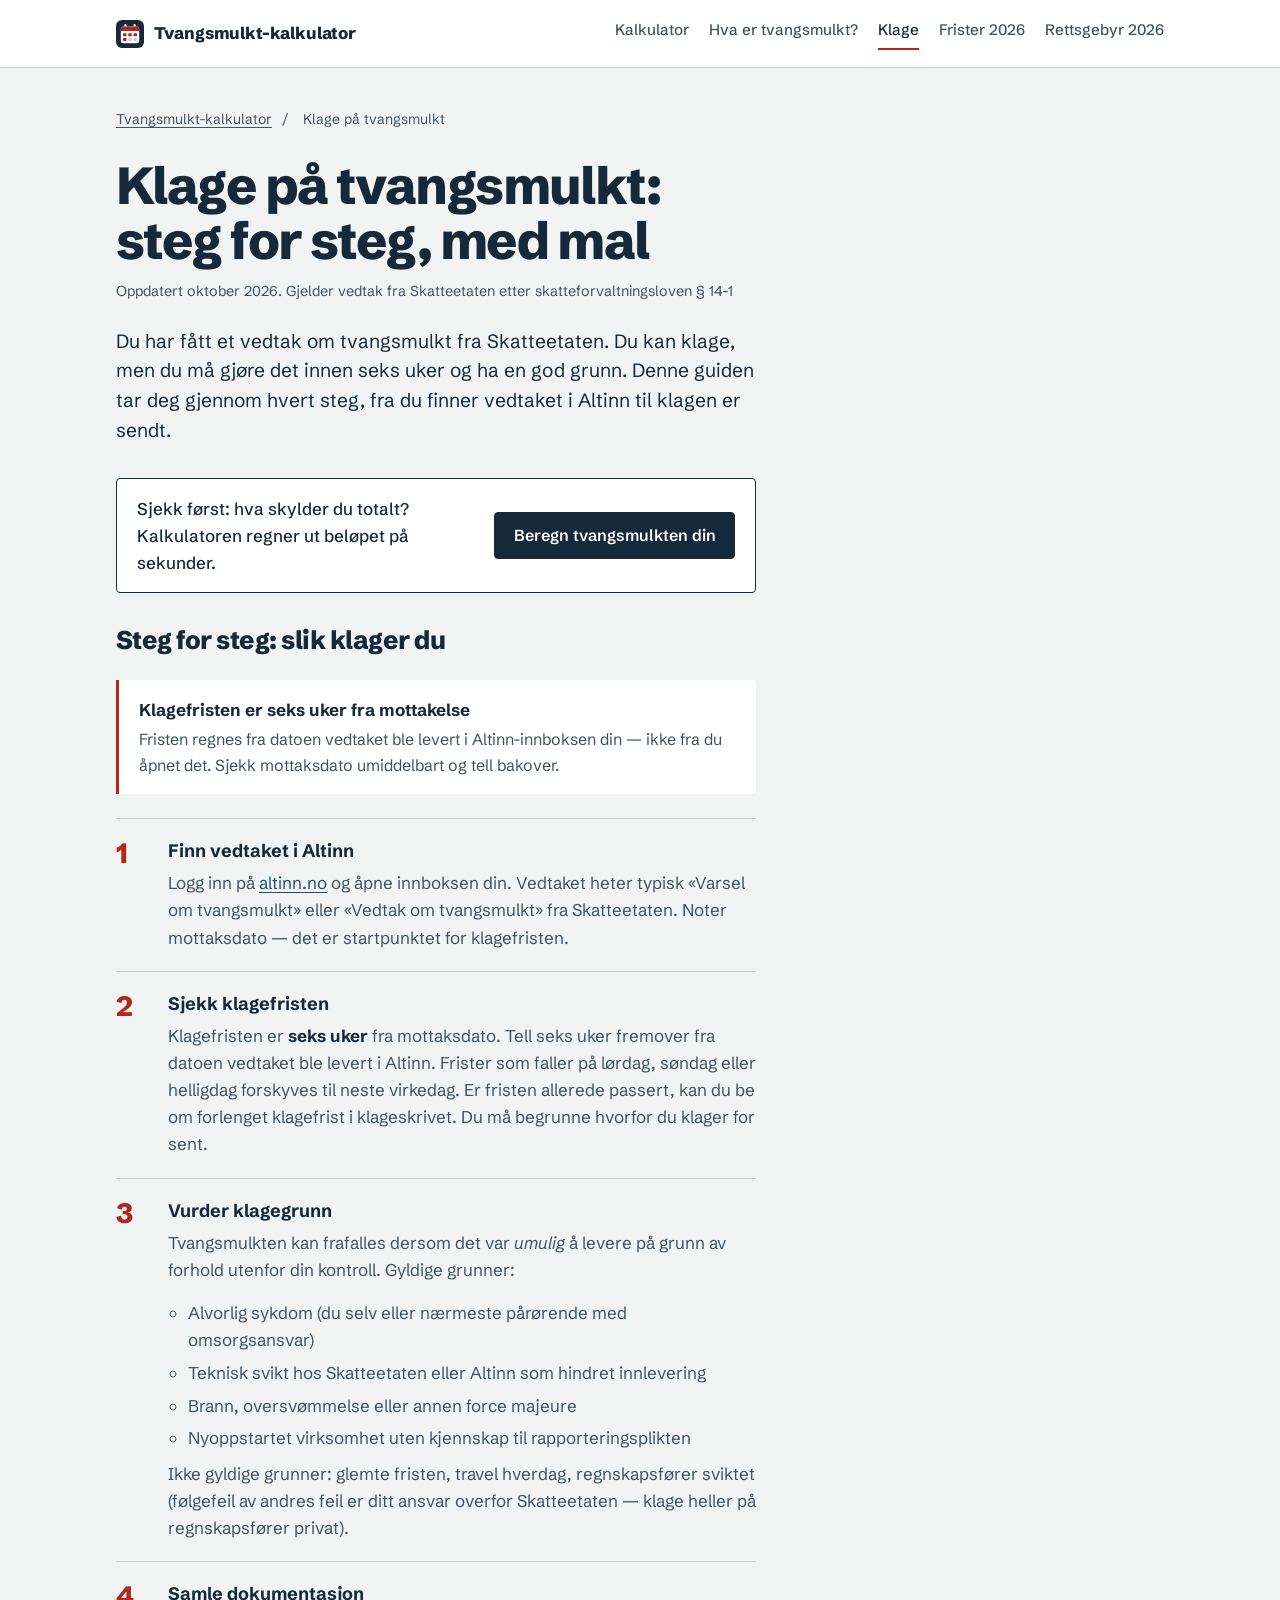
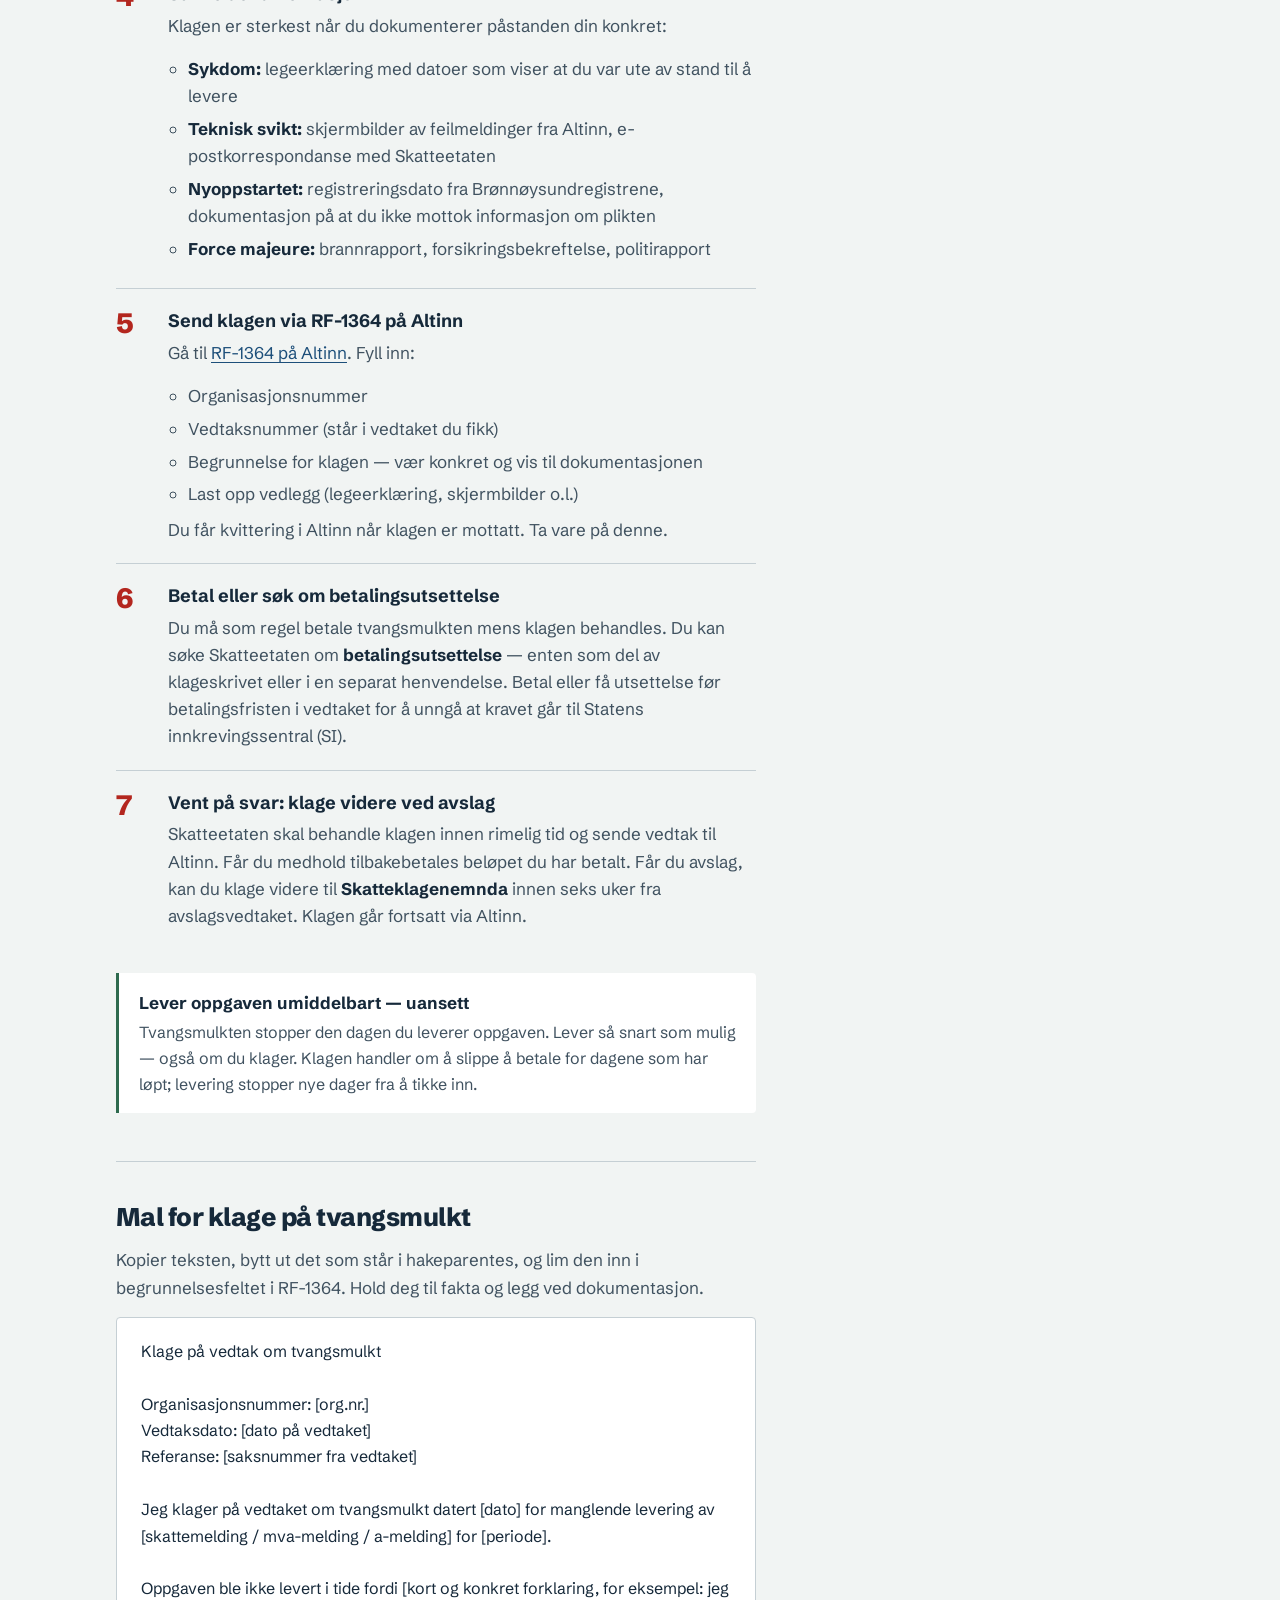
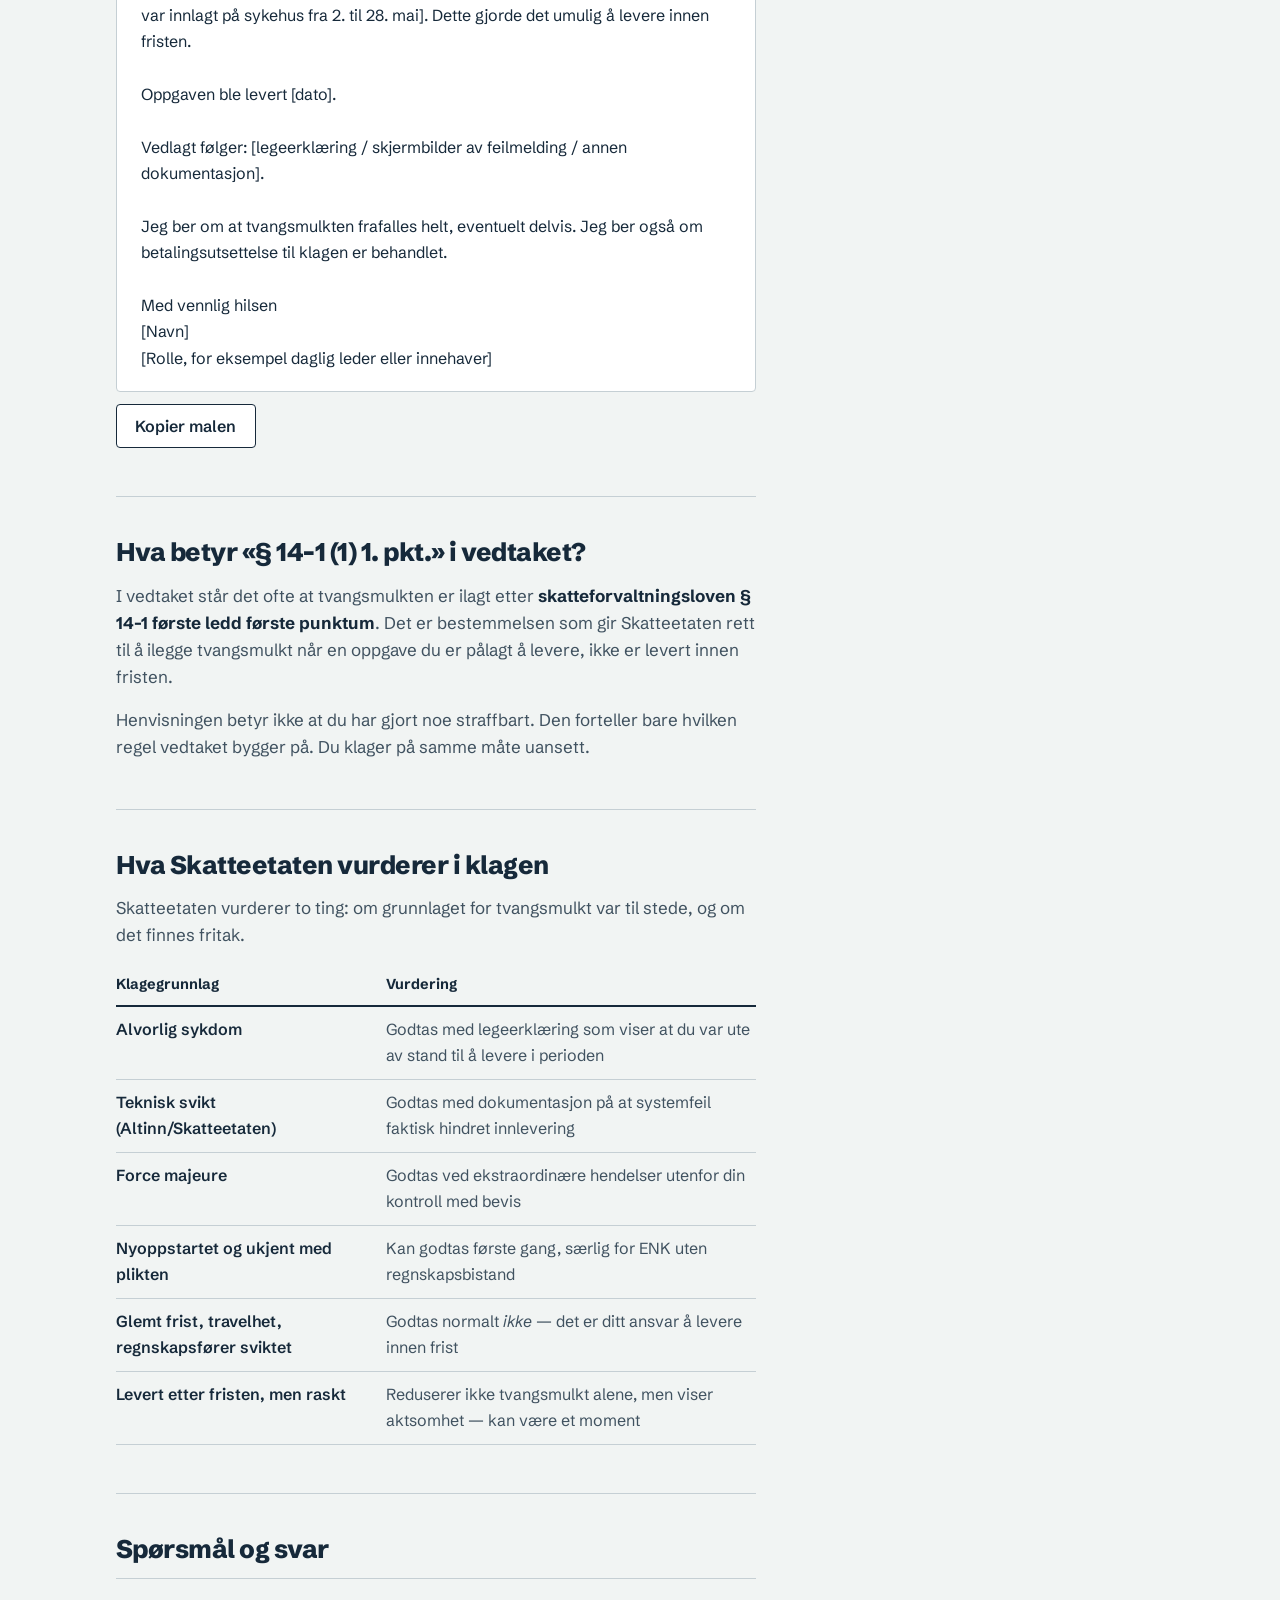
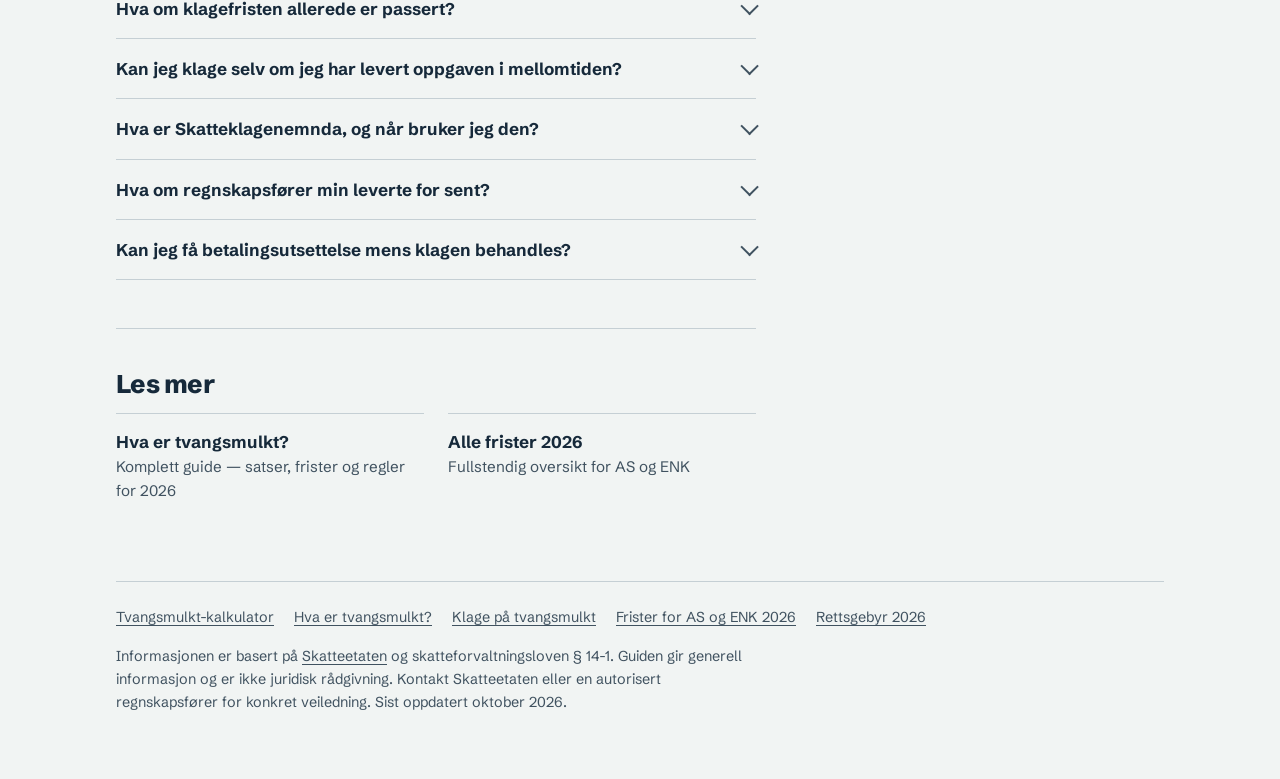
<file: klage-tvangsmulkt.html>
<!DOCTYPE html>
<html lang="nb">
<head>
<meta charset="UTF-8">
<meta name="viewport" content="width=device-width,initial-scale=1">
<title>Klage p&aring; tvangsmulkt: frist, mal og RF-1364 (2026)</title>
<meta name="description" content="Slik klager du p&aring; tvangsmulkt fra Skatteetaten: seks ukers klagefrist, gyldige grunner, en mal du kan kopiere og innsending via RF-1364 i Altinn.">
<meta name="robots" content="index,follow">
<link rel="canonical" href="https://tvangsmulktkalkulator.no/klage-tvangsmulkt">
<meta property="og:title" content="Klage på tvangsmulkt: frist, mal og RF-1364 (2026)">
<meta property="og:description" content="Slik klager du på tvangsmulkt fra Skatteetaten: klagefrist, gyldige grunner, RF-1364 på Altinn og hva som skjer hvis klagen avslås.">
<meta property="og:type" content="article">
<meta property="og:url" content="https://tvangsmulktkalkulator.no/klage-tvangsmulkt">
<meta property="og:image" content="https://tvangsmulktkalkulator.no/og-image.png">
<meta property="og:locale" content="nb_NO">
<meta name="twitter:card" content="summary_large_image">
<meta name="twitter:title" content="Klage på tvangsmulkt: frist, mal og RF-1364 (2026)">
<meta name="twitter:description" content="Slik klager du på tvangsmulkt: klagefrist, gyldige grunner, RF-1364 og hva som skjer ved avslag.">
<meta name="twitter:image" content="https://tvangsmulktkalkulator.no/og-image.png">
<meta name="geo.region" content="NO">
<link rel="icon" href="/favicon.svg" type="image/svg+xml">
<link rel="apple-touch-icon" href="/apple-touch-icon.png">
<link rel="preconnect" href="https://fonts.googleapis.com">
<link rel="preconnect" href="https://fonts.gstatic.com" crossorigin>
<link href="https://fonts.googleapis.com/css2?family=Schibsted+Grotesk:wght@400;500;600;700;800&display=swap" rel="stylesheet">
<script type="application/ld+json">
{
  "@context": "https://schema.org",
  "@graph": [
    {
      "@type": "Article",
      "headline": "Klage på tvangsmulkt: steg for steg, med mal",
      "description": "Slik klager du på tvangsmulkt fra Skatteetaten: klagefrist, gyldige grunner, RF-1364 på Altinn og hva som skjer hvis klagen avslås.",
      "url": "https://tvangsmulktkalkulator.no/klage-tvangsmulkt",
      "inLanguage": "nb",
      "datePublished": "2026-04-19",
      "dateModified": "2026-10-11",
      "publisher": {
        "@type": "Organization",
        "name": "Tvangsmulkt-kalkulator",
        "url": "https://tvangsmulktkalkulator.no/"
      },
      "mainEntityOfPage": {
        "@type": "WebPage",
        "@id": "https://tvangsmulktkalkulator.no/klage-tvangsmulkt"
      }
    },
    {
      "@type": "BreadcrumbList",
      "itemListElement": [
        {
          "@type": "ListItem",
          "position": 1,
          "name": "Tvangsmulkt-kalkulator",
          "item": "https://tvangsmulktkalkulator.no/"
        },
        {
          "@type": "ListItem",
          "position": 2,
          "name": "Klage på tvangsmulkt",
          "item": "https://tvangsmulktkalkulator.no/klage-tvangsmulkt"
        }
      ]
    },
    {
      "@type": "HowTo",
      "name": "Slik klager du på tvangsmulkt fra Skatteetaten",
      "description": "Steg-for-steg-guide for å klage på vedtak om tvangsmulkt via Altinn RF-1364.",
      "step": [
        {
          "@type": "HowToStep",
          "position": 1,
          "name": "Finn vedtaket i Altinn",
          "text": "Logg inn på Altinn og finn vedtaket om tvangsmulkt i innboksen din. Noter datoen du mottok det — klagefristen regnes fra denne datoen."
        },
        {
          "@type": "HowToStep",
          "position": 2,
          "name": "Sjekk klagefristen",
          "text": "Klagefristen er seks uker fra du mottok vedtaket. Tell fra mottaksdatoen. Er fristen passert, kan du søke om forlenget klagefrist i samme klage."
        },
        {
          "@type": "HowToStep",
          "position": 3,
          "name": "Vurder grunnlaget for klagen",
          "text": "Gyldige grunner er forhold utenfor din kontroll: alvorlig sykdom, teknisk svikt hos Skatteetaten/Altinn, brann eller naturkatastrofe, eller at du var nyoppstartet og ikke kjent med plikten. Glem, travel hverdag og regnskapsførers fravær godtas normalt ikke."
        },
        {
          "@type": "HowToStep",
          "position": 4,
          "name": "Samle dokumentasjon",
          "text": "Dokumenter grunnen din: legeerklæring ved sykdom, skjermbilder av feilmeldinger fra Altinn ved teknisk svikt, korrespondanse med Skatteetaten, eller annen relevant dokumentasjon. Jo mer konkret, jo bedre."
        },
        {
          "@type": "HowToStep",
          "position": 5,
          "name": "Send klagen via RF-1364 på Altinn",
          "text": "Gå til skjema RF-1364 på Altinn. Fyll ut organisasjonsnummer, vedtaksnummer, begrunnelse og last opp dokumentasjon. Send inn skjemaet digitalt."
        },
        {
          "@type": "HowToStep",
          "position": 6,
          "name": "Betal eller søk om utsettelse",
          "text": "Du må betale tvangsmulkten mens klagen behandles, med mindre du søker om og får innvilget betalingsutsettelse. Søk om utsettelse i klageskrivet eller i separat henvendelse til Skatteetaten."
        },
        {
          "@type": "HowToStep",
          "position": 7,
          "name": "Vent på vedtak — og klage videre ved avslag",
          "text": "Skatteetaten behandler klagen og sender svar til Altinn. Får du avslag, kan du klage videre til Skatteklagenemnda innen seks uker fra avslaget."
        }
      ]
    },
    {
      "@type": "FAQPage",
      "mainEntity": [
        {
          "@type": "Question",
          "name": "Hva er klagefristen for tvangsmulkt?",
          "acceptedAnswer": {
            "@type": "Answer",
            "text": "Klagefristen er seks uker fra du mottok vedtaket om tvangsmulkt i Altinn. Fristen regnes fra mottaksdatoen, ikke fra du leste den. Er fristen passert, kan du søke om forlenget klagefrist — skriv dette i klageskrivet og begrunn forsinkelsen."
          }
        },
        {
          "@type": "Question",
          "name": "Må jeg betale tvangsmulkten mens klagen behandles?",
          "acceptedAnswer": {
            "@type": "Answer",
            "text": "Ja, utgangspunktet er at du må betale selv om du klager. Du kan søke Skatteetaten om betalingsutsettelse mens klagen behandles. Vinner du frem, tilbakebetales beløpet du har betalt. Venter du med å betale uten å søke utsettelse, kan kravet gå til Statens innkrevingssentral (SI)."
          }
        },
        {
          "@type": "Question",
          "name": "Hva er gyldige grunner til å klage på tvangsmulkt?",
          "acceptedAnswer": {
            "@type": "Answer",
            "text": "Gyldige grunner er forhold utenfor din kontroll som gjorde det umulig å levere innen fristen. Eksempler: alvorlig sykdom dokumentert med legeerklæring, teknisk svikt hos Skatteetaten eller Altinn, brann eller naturkatastrofe, eller at du var nyoppstartet og ikke kjent med rapporteringsplikten. Glem, travel hverdag, eller at regnskapsføreren din sviktet, godtas normalt ikke."
          }
        },
        {
          "@type": "Question",
          "name": "Hvor sender jeg klagen?",
          "acceptedAnswer": {
            "@type": "Answer",
            "text": "Klagen sendes via skjema RF-1364 på Altinn. Finn skjemaet ved å søke på 'RF-1364' på Altinn.no. Fyll ut organisasjonsnummer, vedtaksnummer, begrunnelse og last opp dokumentasjon. Klagen sendes digitalt og bekreftes med kvittering i Altinn."
          }
        },
        {
          "@type": "Question",
          "name": "Hva skjer hvis klagen avslås?",
          "acceptedAnswer": {
            "@type": "Answer",
            "text": "Får du avslag fra Skatteetaten, kan du klage videre til Skatteklagenemnda. Fristen er seks uker fra du mottok avslagsvedtaket. Skatteklagenemnda er et uavhengig organ og kan overprøve Skatteetatens vedtak. Klagen sendes fortsatt via Altinn."
          }
        },
        {
          "@type": "Question",
          "name": "Kan jeg klage selv om jeg har levert for sent?",
          "acceptedAnswer": {
            "@type": "Answer",
            "text": "Ja. At du leverte for sent er nettopp grunnen til tvangsmulkten, men du kan likevel klage på selve vedtaket dersom du har gyldige grunner for forsinkelsen. Å ha levert i ettertid er positivt for klagen, men er ikke i seg selv tilstrekkelig grunn til fritak."
          }
        }
      ]
    }
  ]
}
</script>
<link rel="stylesheet" href="/styles.css">
</head>
<body>
<a href="#main-content" class="skip-link">Hopp til innhold</a>
<header class="site-header">
  <div class="site-header-inner">
    <a class="brand" href="/"><svg viewBox="0 0 64 64" aria-hidden="true"><rect width="64" height="64" rx="14" fill="#16293A"/><rect x="19" y="9" width="5" height="11" rx="2.5" fill="#fff"/><rect x="40" y="9" width="5" height="11" rx="2.5" fill="#fff"/><rect x="11" y="15" width="42" height="38" rx="5" fill="#fff"/><path d="M16 15h32a5 5 0 0 1 5 5v5H11v-5a5 5 0 0 1 5-5z" fill="#B3261E"/><rect x="16" y="30" width="8" height="7" rx="1.5" fill="#B3261E"/><rect x="28" y="30" width="8" height="7" rx="1.5" fill="#B3261E"/><rect x="40" y="30" width="8" height="7" rx="1.5" fill="#B3261E"/><rect x="16" y="41" width="8" height="7" rx="1.5" fill="#B3261E"/><rect x="28" y="41" width="8" height="7" rx="1.5" fill="#C5CFD4"/><rect x="40" y="41" width="8" height="7" rx="1.5" fill="#C5CFD4"/></svg>Tvangsmulkt-kalkulator</a>
    <nav class="site-nav" aria-label="Hovedmeny">
      <ul>
        <li><a href="/">Kalkulator</a></li>
        <li><a href="/tvangsmulkt-guide">Hva er tvangsmulkt?</a></li>
        <li><a href="/klage-tvangsmulkt" aria-current="page">Klage</a></li>
        <li><a href="/frister-2026">Frister 2026</a></li>
        <li><a href="/rettsgebyr-2026">Rettsgebyr 2026</a></li>
      </ul>
    </nav>
  </div>
</header>
<main class="wrap" id="main-content">

  <nav class="breadcrumb" aria-label="Navigasjonsti">
    <a href="/">Tvangsmulkt-kalkulator</a>
    <span aria-hidden="true">/</span>
    <span aria-current="page">Klage p&aring; tvangsmulkt</span>
  </nav>

  <header>
    <h1>Klage p&aring; tvangsmulkt: steg for steg, med mal</h1>
    <p class="meta">Oppdatert oktober 2026. Gjelder vedtak fra Skatteetaten etter skatteforvaltningsloven &sect; 14-1</p>
  </header>

  <p class="intro">Du har f&aring;tt et vedtak om tvangsmulkt fra Skatteetaten. Du kan klage, men du m&aring; gj&oslash;re det innen seks uker og ha en god grunn. Denne guiden tar deg gjennom hvert steg, fra du finner vedtaket i Altinn til klagen er sendt.</p>

  <div class="cta-box">
    <p>Sjekk f&oslash;rst: hva skylder du totalt? Kalkulatoren regner ut bel&oslash;pet p&aring; sekunder.</p>
    <a href="/" class="cta-btn">Beregn tvangsmulkten din</a>
  </div>

  <section>
    <h2 style="margin-top:0">Steg for steg: slik klager du</h2>

    <div class="warn">
      <div class="warn-title">Klagefristen er seks uker fra mottakelse</div>
      <p>Fristen regnes fra datoen vedtaket ble levert i Altinn-innboksen din &mdash; ikke fra du &aring;pnet det. Sjekk mottaksdato umiddelbart og tell bakover.</p>
    </div>

    <div class="card">
      <ol class="steps">
        <li>
          <div class="step-body">
            <h3>Finn vedtaket i Altinn</h3>
            <p>Logg inn p&aring; <a href="https://www.altinn.no" target="_blank" rel="noopener">altinn.no</a> og &aring;pne innboksen din. Vedtaket heter typisk &laquo;Varsel om tvangsmulkt&raquo; eller &laquo;Vedtak om tvangsmulkt&raquo; fra Skatteetaten. Noter mottaksdato &mdash; det er startpunktet for klagefristen.</p>
          </div>
        </li>
        <li>
          <div class="step-body">
            <h3>Sjekk klagefristen</h3>
            <p>Klagefristen er <strong>seks uker</strong> fra mottaksdato. Tell seks uker fremover fra datoen vedtaket ble levert i Altinn. Frister som faller p&aring; l&oslash;rdag, s&oslash;ndag eller helligdag forskyves til neste virkedag. Er fristen allerede passert, kan du be om forlenget klagefrist i klageskrivet. Du m&aring; begrunne hvorfor du klager for sent.</p>
          </div>
        </li>
        <li>
          <div class="step-body">
            <h3>Vurder klagegrunn</h3>
            <p>Tvangsmulkten kan frafalles dersom det var <em>umulig</em> &aring; levere p&aring; grunn av forhold utenfor din kontroll. Gyldige grunner:</p>
            <ul style="margin-top:.5rem">
              <li>Alvorlig sykdom (du selv eller n&aelig;rmeste p&aring;r&oslash;rende med omsorgsansvar)</li>
              <li>Teknisk svikt hos Skatteetaten eller Altinn som hindret innlevering</li>
              <li>Brann, oversv&oslash;mmelse eller annen force majeure</li>
              <li>Nyoppstartet virksomhet uten kjennskap til rapporteringsplikten</li>
            </ul>
            <p style="margin-top:.5rem">Ikke gyldige grunner: glemte fristen, travel hverdag, regnskapsf&oslash;rer sviktet (f&oslash;lgefeil av andres feil er ditt ansvar overfor Skatteetaten &mdash; klage heller p&aring; regnskapsf&oslash;rer privat).</p>
          </div>
        </li>
        <li>
          <div class="step-body">
            <h3>Samle dokumentasjon</h3>
            <p>Klagen er sterkest n&aring;r du dokumenterer p&aring;standen din konkret:</p>
            <ul style="margin-top:.5rem">
              <li><strong>Sykdom:</strong> legeerkl&aelig;ring med datoer som viser at du var ute av stand til &aring; levere</li>
              <li><strong>Teknisk svikt:</strong> skjermbilder av feilmeldinger fra Altinn, e-postkorrespondanse med Skatteetaten</li>
              <li><strong>Nyoppstartet:</strong> registreringsdato fra Br&oslash;nn&oslash;ysundregistrene, dokumentasjon p&aring; at du ikke mottok informasjon om plikten</li>
              <li><strong>Force majeure:</strong> brannrapport, forsikringsbekreftelse, politirapport</li>
            </ul>
          </div>
        </li>
        <li>
          <div class="step-body">
            <h3>Send klagen via RF-1364 p&aring; Altinn</h3>
            <p>G&aring; til <a href="https://info.altinn.no/skjemaoversikt/skatteetaten/klage-pa-vedtak-om-tvangsmulkt-og-overtredelsesgebyr-rapportert-med-organisasjonsnummer/" target="_blank" rel="noopener">RF-1364 p&aring; Altinn</a>. Fyll inn:</p>
            <ul style="margin-top:.5rem">
              <li>Organisasjonsnummer</li>
              <li>Vedtaksnummer (st&aring;r i vedtaket du fikk)</li>
              <li>Begrunnelse for klagen &mdash; v&aelig;r konkret og vis til dokumentasjonen</li>
              <li>Last opp vedlegg (legeerkl&aelig;ring, skjermbilder o.l.)</li>
            </ul>
            <p style="margin-top:.5rem">Du f&aring;r kvittering i Altinn n&aring;r klagen er mottatt. Ta vare p&aring; denne.</p>
          </div>
        </li>
        <li>
          <div class="step-body">
            <h3>Betal eller s&oslash;k om betalingsutsettelse</h3>
            <p>Du m&aring; som regel betale tvangsmulkten mens klagen behandles. Du kan s&oslash;ke Skatteetaten om <strong>betalingsutsettelse</strong> &mdash; enten som del av klageskrivet eller i en separat henvendelse. Betal eller f&aring; utsettelse f&oslash;r betalingsfristen i vedtaket for &aring; unng&aring; at kravet g&aring;r til Statens innkrevingssentral (SI).</p>
          </div>
        </li>
        <li>
          <div class="step-body">
            <h3>Vent p&aring; svar: klage videre ved avslag</h3>
            <p>Skatteetaten skal behandle klagen innen rimelig tid og sende vedtak til Altinn. F&aring;r du medhold tilbakebetales bel&oslash;pet du har betalt. F&aring;r du avslag, kan du klage videre til <strong>Skatteklagenemnda</strong> innen seks uker fra avslagsvedtaket. Klagen g&aring;r fortsatt via Altinn.</p>
          </div>
        </li>
      </ol>
    </div>

    <div class="tip">
      <div class="tip-title">Lever oppgaven umiddelbart &mdash; uansett</div>
      <p>Tvangsmulkten stopper den dagen du leverer oppgaven. Lever s&aring; snart som mulig &mdash; ogs&aring; om du klager. Klagen handler om &aring; slippe &aring; betale for dagene som har l&oslash;pt; levering stopper nye dager fra &aring; tikke inn.</p>
    </div>
  </section>

  <div class="divider"></div>

  <section id="mal">
    <h2>Mal for klage p&aring; tvangsmulkt</h2>
    <p>Kopier teksten, bytt ut det som st&aring;r i hakeparentes, og lim den inn i begrunnelsesfeltet i RF-1364. Hold deg til fakta og legg ved dokumentasjon.</p>
    <div class="template" id="klage-mal">Klage p&aring; vedtak om tvangsmulkt

Organisasjonsnummer: [org.nr.]
Vedtaksdato: [dato p&aring; vedtaket]
Referanse: [saksnummer fra vedtaket]

Jeg klager p&aring; vedtaket om tvangsmulkt datert [dato] for manglende levering av [skattemelding / mva-melding / a-melding] for [periode].

Oppgaven ble ikke levert i tide fordi [kort og konkret forklaring, for eksempel: jeg var innlagt p&aring; sykehus fra 2. til 28. mai]. Dette gjorde det umulig &aring; levere innen fristen.

Oppgaven ble levert [dato].

Vedlagt f&oslash;lger: [legeerkl&aelig;ring / skjermbilder av feilmelding / annen dokumentasjon].

Jeg ber om at tvangsmulkten frafalles helt, eventuelt delvis. Jeg ber ogs&aring; om betalingsutsettelse til klagen er behandlet.

Med vennlig hilsen
[Navn]
[Rolle, for eksempel daglig leder eller innehaver]</div>
    <div class="copy-row">
      <button type="button" class="btn btn-ghost" id="copy-mal">Kopier malen</button>
      <span class="copy-status" id="copy-status" role="status" aria-live="polite"></span>
    </div>
  </section>

  <div class="divider"></div>

  <section>
    <h2>Hva betyr &laquo;&sect; 14-1 (1) 1. pkt.&raquo; i vedtaket?</h2>
    <p>I vedtaket st&aring;r det ofte at tvangsmulkten er ilagt etter <strong>skatteforvaltningsloven &sect; 14-1 f&oslash;rste ledd f&oslash;rste punktum</strong>. Det er bestemmelsen som gir Skatteetaten rett til &aring; ilegge tvangsmulkt n&aring;r en oppgave du er p&aring;lagt &aring; levere, ikke er levert innen fristen.</p>
    <p>Henvisningen betyr ikke at du har gjort noe straffbart. Den forteller bare hvilken regel vedtaket bygger p&aring;. Du klager p&aring; samme m&aring;te uansett.</p>
  </section>

  <div class="divider"></div>

  <section>
    <h2>Hva Skatteetaten vurderer i klagen</h2>
    <p>Skatteetaten vurderer to ting: om grunnlaget for tvangsmulkt var til stede, og om det finnes fritak.</p>

    <div class="card">
      <table>
        <thead>
          <tr>
            <th>Klagegrunnlag</th>
            <th>Vurdering</th>
          </tr>
        </thead>
        <tbody>
          <tr>
            <td>Alvorlig sykdom</td>
            <td>Godtas med legeerkl&aelig;ring som viser at du var ute av stand til &aring; levere i perioden</td>
          </tr>
          <tr>
            <td>Teknisk svikt (Altinn/Skatteetaten)</td>
            <td>Godtas med dokumentasjon p&aring; at systemfeil faktisk hindret innlevering</td>
          </tr>
          <tr>
            <td>Force majeure</td>
            <td>Godtas ved ekstraordin&aelig;re hendelser utenfor din kontroll med bevis</td>
          </tr>
          <tr>
            <td>Nyoppstartet og ukjent med plikten</td>
            <td>Kan godtas f&oslash;rste gang, s&aelig;rlig for ENK uten regnskapsbistand</td>
          </tr>
          <tr>
            <td>Glemt frist, travelhet, regnskapsf&oslash;rer sviktet</td>
            <td>Godtas normalt <em>ikke</em> &mdash; det er ditt ansvar &aring; levere innen frist</td>
          </tr>
          <tr>
            <td>Levert etter fristen, men raskt</td>
            <td>Reduserer ikke tvangsmulkt alene, men viser aktsomhet &mdash; kan v&aelig;re et moment</td>
          </tr>
        </tbody>
      </table>
    </div>
  </section>

  <div class="divider"></div>

  <section>
    <h2>Sp&oslash;rsm&aring;l og svar</h2>

    <details>
      <summary>Hva om klagefristen allerede er passert?</summary>
      <div class="details-body">
        <p>Du kan be om <strong>forlenget klagefrist</strong> i det samme klageskrivet. Begrunn hvorfor du ikke klaget innen fristen. Skatteetaten kan innvilge dette dersom begrunnelsen er god, for eksempel at du ikke var klar over vedtaket eller var syk. Det er ingen garanti, men det er verdt &aring; fors&oslash;ke.</p>
      </div>
    </details>

    <details>
      <summary>Kan jeg klage selv om jeg har levert oppgaven i mellomtiden?</summary>
      <div class="details-body">
        <p>Ja. At du har levert etter fristen er grunnen til at tvangsmulkten ble ilagt. Du kan fortsatt klage p&aring; om det var grunnlag for tvangsmulkt, eller be om fritak basert p&aring; omstendighetene rundt forsinkelsen. Levering i ettertid er positivt, men gir ikke automatisk fritak.</p>
      </div>
    </details>

    <details>
      <summary>Hva er Skatteklagenemnda, og n&aring;r bruker jeg den?</summary>
      <div class="details-body">
        <p>Skatteklagenemnda er et uavhengig klageorgan som kan overpr&oslash;ve Skatteetatens vedtak. Du bruker den dersom Skatteetaten avsl&aring;r klagen din. Fristen er seks uker fra du mottok avslagsvedtaket. Klagen sendes via Altinn p&aring; samme m&aring;te som f&oslash;rste klage. Skatteklagenemnda behandler klagen p&aring; nytt, uten &aring; v&aelig;re bundet av Skatteetatens konklusjon.</p>
      </div>
    </details>

    <details>
      <summary>Hva om regnskapsf&oslash;rer min leverte for sent?</summary>
      <div class="details-body">
        <p>Overfor Skatteetaten er det <em>du</em> (bedriften) som er ansvarlig for innlevering &mdash; ikke regnskapsf&oslash;reren. Skatteetaten godtar normalt ikke &laquo;regnskapsf&oslash;rer sviktet&raquo; som fritaksgrunn. Du kan klage og vise til situasjonen som et formildende moment, men stol ikke p&aring; det. Krev heller erstatning fra regnskapsf&oslash;reren privat for boten du m&aring;tte betale.</p>
      </div>
    </details>

    <details>
      <summary>Kan jeg f&aring; betalingsutsettelse mens klagen behandles?</summary>
      <div class="details-body">
        <p>Ja. Du kan s&oslash;ke Skatteetaten om betalingsutsettelse. Skriv dette eksplisitt i klageskrivet: &laquo;Jeg ber ogs&aring; om betalingsutsettelse til klagen er behandlet.&raquo; Skatteetaten kan innvilge dette og gi ny betalingsfrist. Uten utsettelse g&aring;r kravet til Statens innkrevingssentral (SI) n&aring;r betalingsfristen passerer.</p>
      </div>
    </details>
  </section>

  <div class="divider"></div>

  <section>
    <h2>Les mer</h2>
    <div class="related">
      <a href="/tvangsmulkt-guide">
        Hva er tvangsmulkt?
        <span>Komplett guide &mdash; satser, frister og regler for 2026</span>
      </a>
      <a href="/frister-2026">
        Alle frister 2026
        <span>Fullstendig oversikt for AS og ENK</span>
      </a>
    </div>
  </section>

  <footer>
    <ul class="footer-links">
      <li><a href="/">Tvangsmulkt-kalkulator</a></li>
      <li><a href="/tvangsmulkt-guide">Hva er tvangsmulkt?</a></li>
      <li><a href="/klage-tvangsmulkt">Klage p&aring; tvangsmulkt</a></li>
      <li><a href="/frister-2026">Frister for AS og ENK 2026</a></li>
      <li><a href="/rettsgebyr-2026">Rettsgebyr 2026</a></li>
    </ul>
    <p>Informasjonen er basert p&aring; <a href="https://www.skatteetaten.no/bedrift-og-organisasjon/starte-og-drive/regelverket/tvangsmulkt/" target="_blank" rel="noopener">Skatteetaten</a> og skatteforvaltningsloven &sect; 14-1. Guiden gir generell informasjon og er ikke juridisk r&aring;dgivning. Kontakt Skatteetaten eller en autorisert regnskapsf&oslash;rer for konkret veiledning. Sist oppdatert oktober 2026.</p>
  </footer>

</main>
<script>
(function(){
  var btn = document.getElementById('copy-mal');
  var status = document.getElementById('copy-status');
  btn.addEventListener('click', function(){
    var text = document.getElementById('klage-mal').innerText;
    navigator.clipboard.writeText(text).then(function(){
      status.textContent = 'Malen er kopiert.';
    }, function(){
      status.textContent = 'Kunne ikke kopiere. Marker teksten og kopier den manuelt.';
    });
  });
})();
</script>
</body>
</html>
</file>
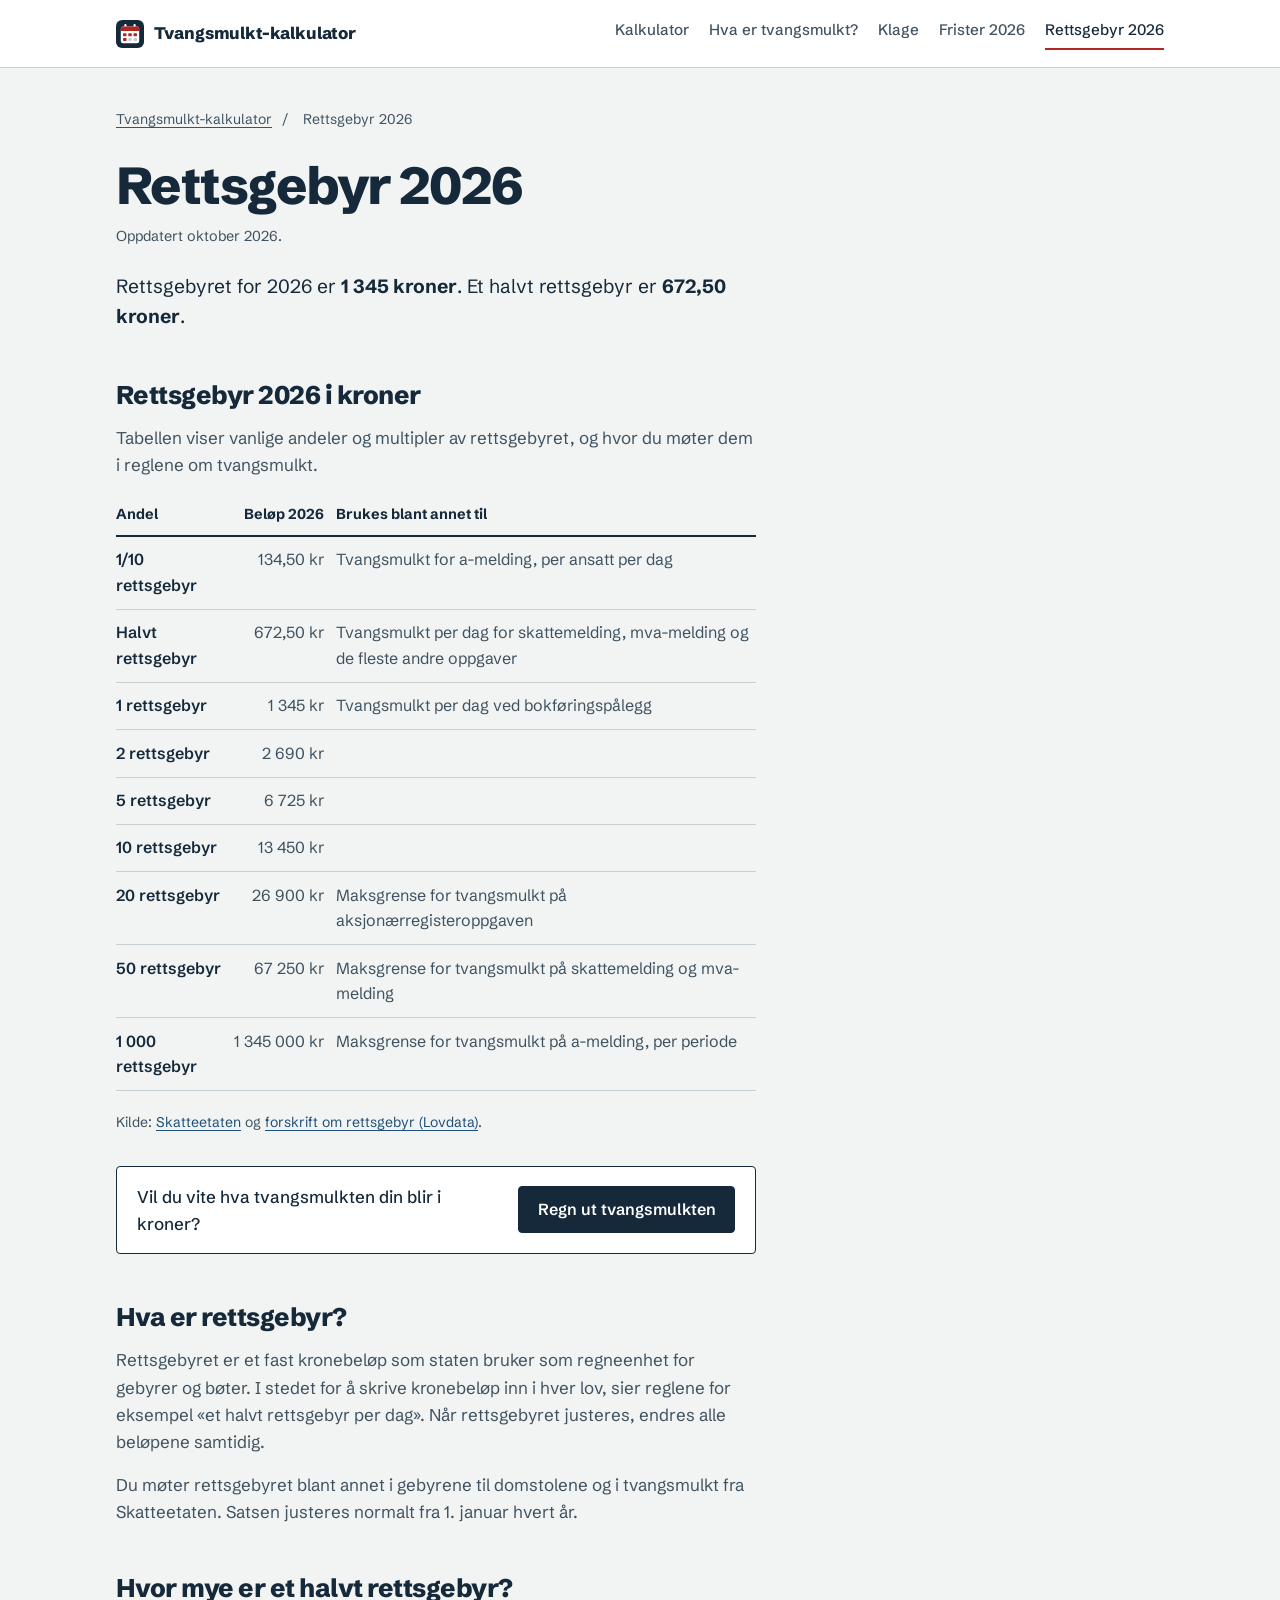
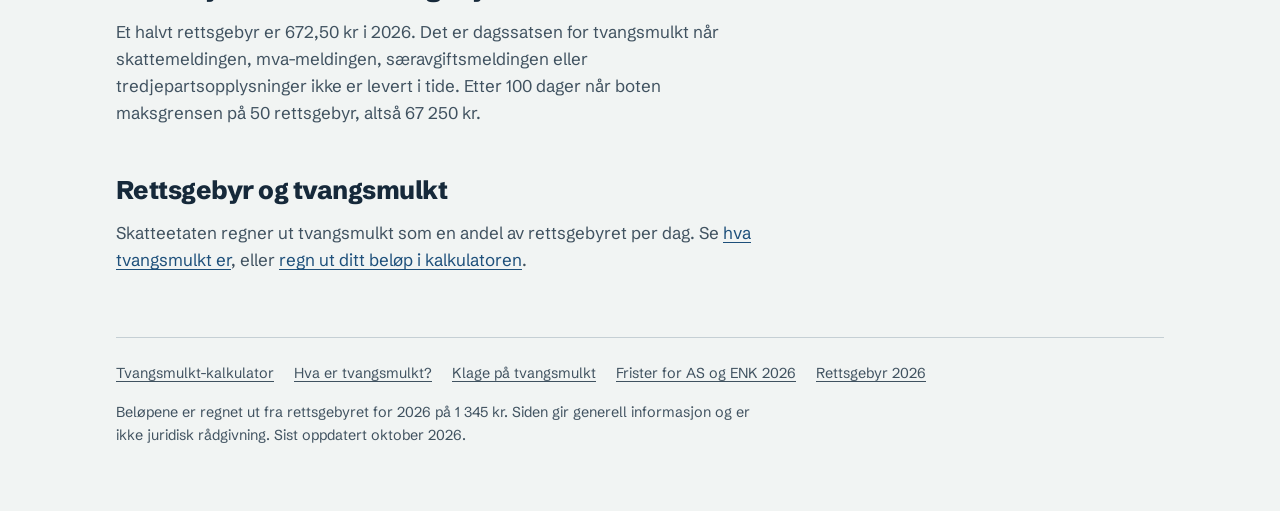
<file: rettsgebyr-2026.html>
<!DOCTYPE html>
<html lang="nb">
<head>
<meta charset="UTF-8">
<meta name="viewport" content="width=device-width,initial-scale=1">
<title>Rettsgebyr 2026: 1 345 kr. Halvt rettsgebyr er 672,50 kr</title>
<meta name="description" content="Rettsgebyret for 2026 er 1 345 kroner, og et halvt rettsgebyr er 672,50 kr. Se tabell over 1/10, halvt, 1, 20, 50 og 1 000 rettsgebyr, og hva det brukes til.">
<meta name="robots" content="index,follow">
<link rel="canonical" href="https://tvangsmulktkalkulator.no/rettsgebyr-2026">
<meta property="og:title" content="Rettsgebyr 2026: 1 345 kr">
<meta property="og:description" content="Et halvt rettsgebyr er 672,50 kr i 2026. Se hele tabellen.">
<meta property="og:type" content="article">
<meta property="og:url" content="https://tvangsmulktkalkulator.no/rettsgebyr-2026">
<meta property="og:image" content="https://tvangsmulktkalkulator.no/og-image.png">
<meta property="og:locale" content="nb_NO">
<meta name="twitter:card" content="summary_large_image">
<link rel="icon" href="/favicon.svg" type="image/svg+xml">
<link rel="apple-touch-icon" href="/apple-touch-icon.png">
<link rel="preconnect" href="https://fonts.googleapis.com">
<link rel="preconnect" href="https://fonts.gstatic.com" crossorigin>
<link href="https://fonts.googleapis.com/css2?family=Schibsted+Grotesk:wght@400;500;600;700;800&display=swap" rel="stylesheet">
<script type="application/ld+json">
{
  "@context": "https://schema.org",
  "@graph": [
    {
      "@type": "Article",
      "headline": "Rettsgebyr 2026: 1 345 kr. Halvt rettsgebyr er 672,50 kr",
      "inLanguage": "nb",
      "datePublished": "2026-10-11",
      "dateModified": "2026-10-11",
      "author": {"@type": "Organization", "name": "Tvangsmulkt-kalkulator", "url": "https://tvangsmulktkalkulator.no/"},
      "mainEntityOfPage": "https://tvangsmulktkalkulator.no/rettsgebyr-2026"
    },
    {
      "@type": "BreadcrumbList",
      "itemListElement": [
        {"@type": "ListItem", "position": 1, "name": "Tvangsmulkt-kalkulator", "item": "https://tvangsmulktkalkulator.no/"},
        {"@type": "ListItem", "position": 2, "name": "Rettsgebyr 2026", "item": "https://tvangsmulktkalkulator.no/rettsgebyr-2026"}
      ]
    }
  ]
}
</script>
<link rel="stylesheet" href="/styles.css">
</head>
<body>
<a href="#main-content" class="skip-link">Hopp til innhold</a>
<header class="site-header">
  <div class="site-header-inner">
    <a class="brand" href="/"><svg viewBox="0 0 64 64" aria-hidden="true"><rect width="64" height="64" rx="14" fill="#16293A"/><rect x="19" y="9" width="5" height="11" rx="2.5" fill="#fff"/><rect x="40" y="9" width="5" height="11" rx="2.5" fill="#fff"/><rect x="11" y="15" width="42" height="38" rx="5" fill="#fff"/><path d="M16 15h32a5 5 0 0 1 5 5v5H11v-5a5 5 0 0 1 5-5z" fill="#B3261E"/><rect x="16" y="30" width="8" height="7" rx="1.5" fill="#B3261E"/><rect x="28" y="30" width="8" height="7" rx="1.5" fill="#B3261E"/><rect x="40" y="30" width="8" height="7" rx="1.5" fill="#B3261E"/><rect x="16" y="41" width="8" height="7" rx="1.5" fill="#B3261E"/><rect x="28" y="41" width="8" height="7" rx="1.5" fill="#C5CFD4"/><rect x="40" y="41" width="8" height="7" rx="1.5" fill="#C5CFD4"/></svg>Tvangsmulkt-kalkulator</a>
    <nav class="site-nav" aria-label="Hovedmeny">
      <ul>
        <li><a href="/">Kalkulator</a></li>
        <li><a href="/tvangsmulkt-guide">Hva er tvangsmulkt?</a></li>
        <li><a href="/klage-tvangsmulkt">Klage</a></li>
        <li><a href="/frister-2026">Frister 2026</a></li>
        <li><a href="/rettsgebyr-2026" aria-current="page">Rettsgebyr 2026</a></li>
      </ul>
    </nav>
  </div>
</header>
<main class="wrap" id="main-content">

  <nav class="breadcrumb" aria-label="Navigasjonsti">
    <a href="/">Tvangsmulkt-kalkulator</a>
    <span aria-hidden="true">/</span>
    <span aria-current="page">Rettsgebyr 2026</span>
  </nav>

  <header>
    <h1>Rettsgebyr 2026</h1>
    <p class="meta">Oppdatert oktober 2026.</p>
  </header>

  <p class="intro">Rettsgebyret for 2026 er <strong>1 345 kroner</strong>. Et halvt rettsgebyr er <strong>672,50 kroner</strong>.</p>

  <section>
    <h2>Rettsgebyr 2026 i kroner</h2>
    <p>Tabellen viser vanlige andeler og multipler av rettsgebyret, og hvor du m&oslash;ter dem i reglene om tvangsmulkt.</p>
    <div class="card">
      <table>
        <thead><tr><th>Andel</th><th class="num">Bel&oslash;p 2026</th><th>Brukes blant annet til</th></tr></thead>
        <tbody>
          <tr><td>1/10 rettsgebyr</td><td class="num">134,50 kr</td><td>Tvangsmulkt for a-melding, per ansatt per dag</td></tr>
          <tr><td>Halvt rettsgebyr</td><td class="num">672,50 kr</td><td>Tvangsmulkt per dag for skattemelding, mva-melding og de fleste andre oppgaver</td></tr>
          <tr><td>1 rettsgebyr</td><td class="num">1 345 kr</td><td>Tvangsmulkt per dag ved bokf&oslash;ringsp&aring;legg</td></tr>
          <tr><td>2 rettsgebyr</td><td class="num">2 690 kr</td><td></td></tr>
          <tr><td>5 rettsgebyr</td><td class="num">6 725 kr</td><td></td></tr>
          <tr><td>10 rettsgebyr</td><td class="num">13 450 kr</td><td></td></tr>
          <tr><td>20 rettsgebyr</td><td class="num">26 900 kr</td><td>Maksgrense for tvangsmulkt p&aring; aksjon&aelig;rregisteroppgaven</td></tr>
          <tr><td>50 rettsgebyr</td><td class="num">67 250 kr</td><td>Maksgrense for tvangsmulkt p&aring; skattemelding og mva-melding</td></tr>
          <tr><td>1 000 rettsgebyr</td><td class="num">1 345 000 kr</td><td>Maksgrense for tvangsmulkt p&aring; a-melding, per periode</td></tr>
        </tbody>
      </table>
    </div>
    <p class="source">Kilde: <a href="https://www.skatteetaten.no/nn/bedrift-og-organisasjon/utenlandsk/skattemelding-og-skatteoppgjor/tvangsmulkt/" target="_blank" rel="noopener">Skatteetaten</a> og <a href="https://lovdata.no/dokument/SF/forskrift/1982-12-17-1158" target="_blank" rel="noopener">forskrift om rettsgebyr (Lovdata)</a>.</p>
  </section>

  <div class="cta-box">
    <p>Vil du vite hva tvangsmulkten din blir i kroner?</p>
    <a href="/" class="cta-btn">Regn ut tvangsmulkten</a>
  </div>

  <section>
    <h2>Hva er rettsgebyr?</h2>
    <p>Rettsgebyret er et fast kronebel&oslash;p som staten bruker som regneenhet for gebyrer og b&oslash;ter. I stedet for &aring; skrive kronebel&oslash;p inn i hver lov, sier reglene for eksempel &laquo;et halvt rettsgebyr per dag&raquo;. N&aring;r rettsgebyret justeres, endres alle bel&oslash;pene samtidig.</p>
    <p>Du m&oslash;ter rettsgebyret blant annet i gebyrene til domstolene og i tvangsmulkt fra Skatteetaten. Satsen justeres normalt fra 1. januar hvert &aring;r.</p>
  </section>

  <section>
    <h2>Hvor mye er et halvt rettsgebyr?</h2>
    <p>Et halvt rettsgebyr er 672,50 kr i 2026. Det er dagssatsen for tvangsmulkt n&aring;r skattemeldingen, mva-meldingen, s&aelig;ravgiftsmeldingen eller tredjepartsopplysninger ikke er levert i tide. Etter 100 dager n&aring;r boten maksgrensen p&aring; 50 rettsgebyr, alts&aring; 67 250 kr.</p>
  </section>

  <section>
    <h2>Rettsgebyr og tvangsmulkt</h2>
    <p>Skatteetaten regner ut tvangsmulkt som en andel av rettsgebyret per dag. Se <a href="/tvangsmulkt-guide">hva tvangsmulkt er</a>, eller <a href="/">regn ut ditt bel&oslash;p i kalkulatoren</a>.</p>
  </section>

  <footer>
    <ul class="footer-links">
      <li><a href="/">Tvangsmulkt-kalkulator</a></li>
      <li><a href="/tvangsmulkt-guide">Hva er tvangsmulkt?</a></li>
      <li><a href="/klage-tvangsmulkt">Klage p&aring; tvangsmulkt</a></li>
      <li><a href="/frister-2026">Frister for AS og ENK 2026</a></li>
      <li><a href="/rettsgebyr-2026">Rettsgebyr 2026</a></li>
    </ul>
    <p>Bel&oslash;pene er regnet ut fra rettsgebyret for 2026 p&aring; 1 345 kr. Siden gir generell informasjon og er ikke juridisk r&aring;dgivning. Sist oppdatert oktober 2026.</p>
  </footer>

</main>
</body>
</html>
</file>
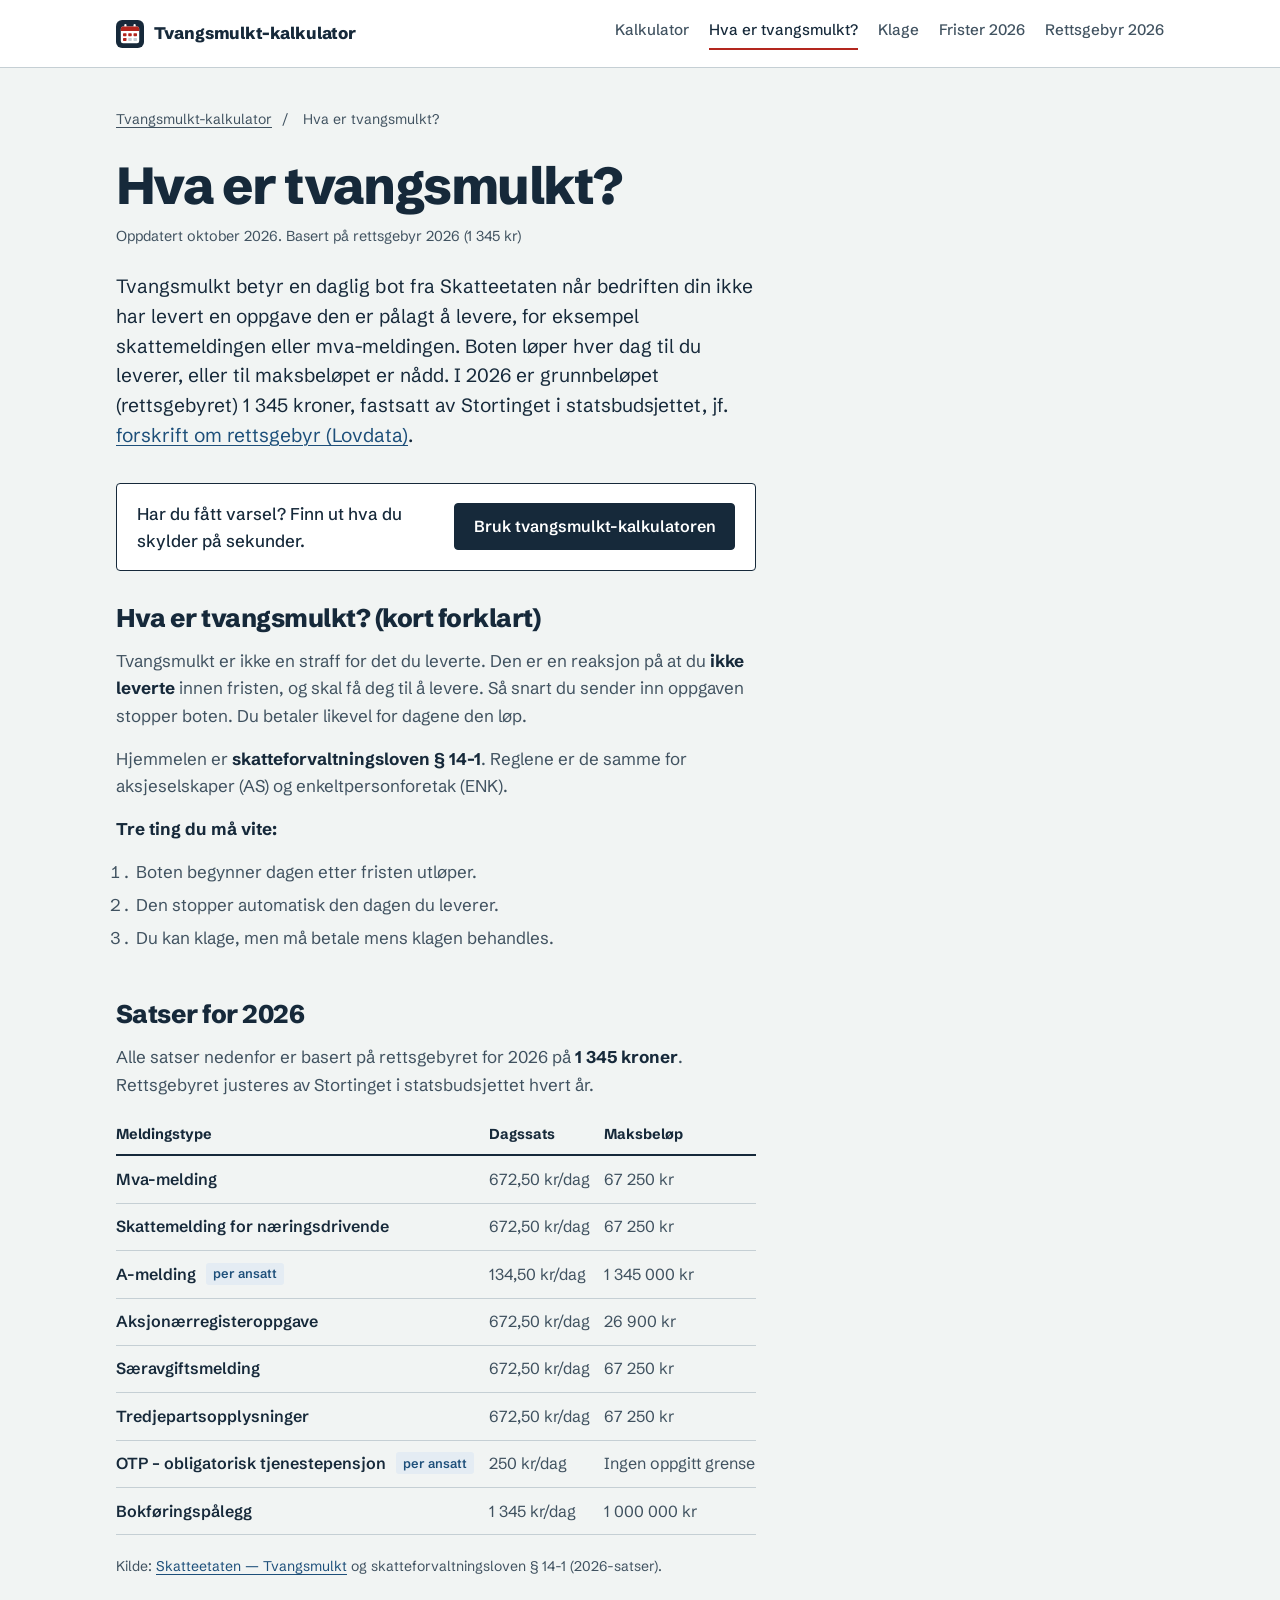
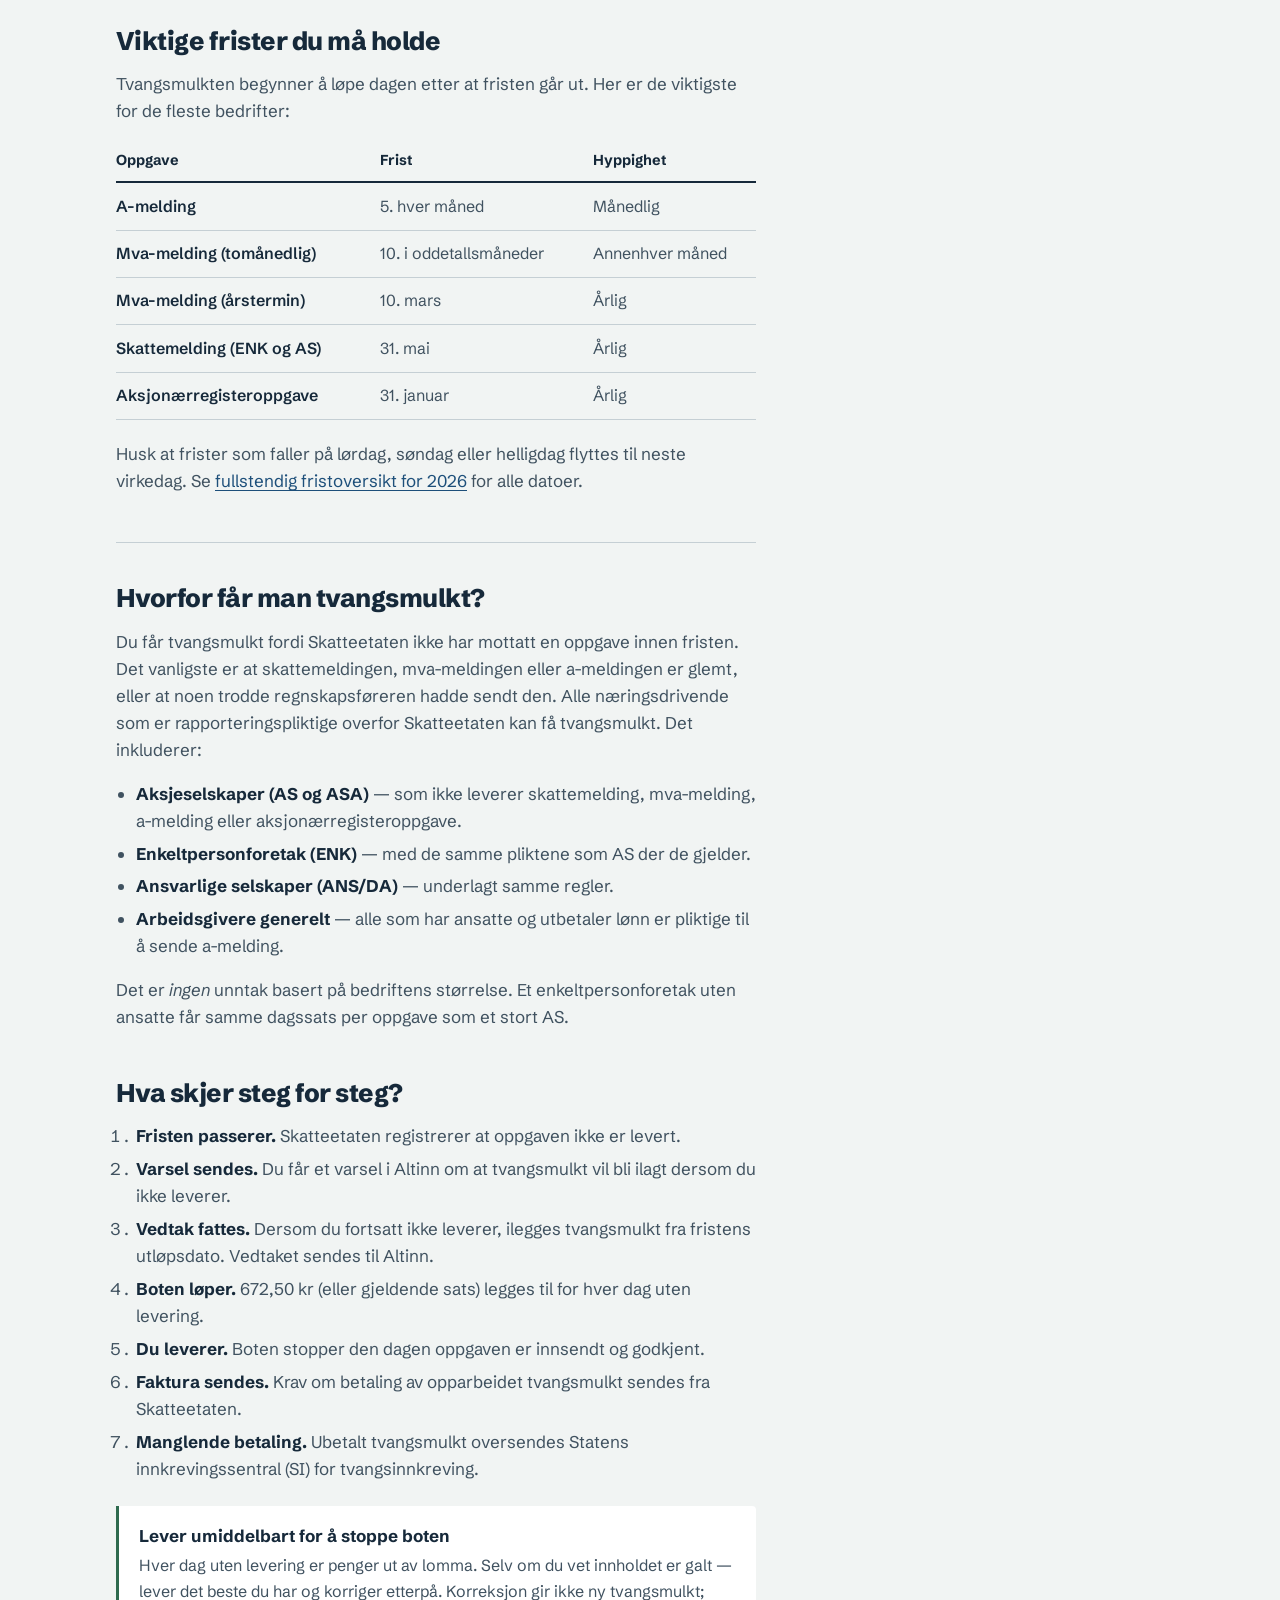
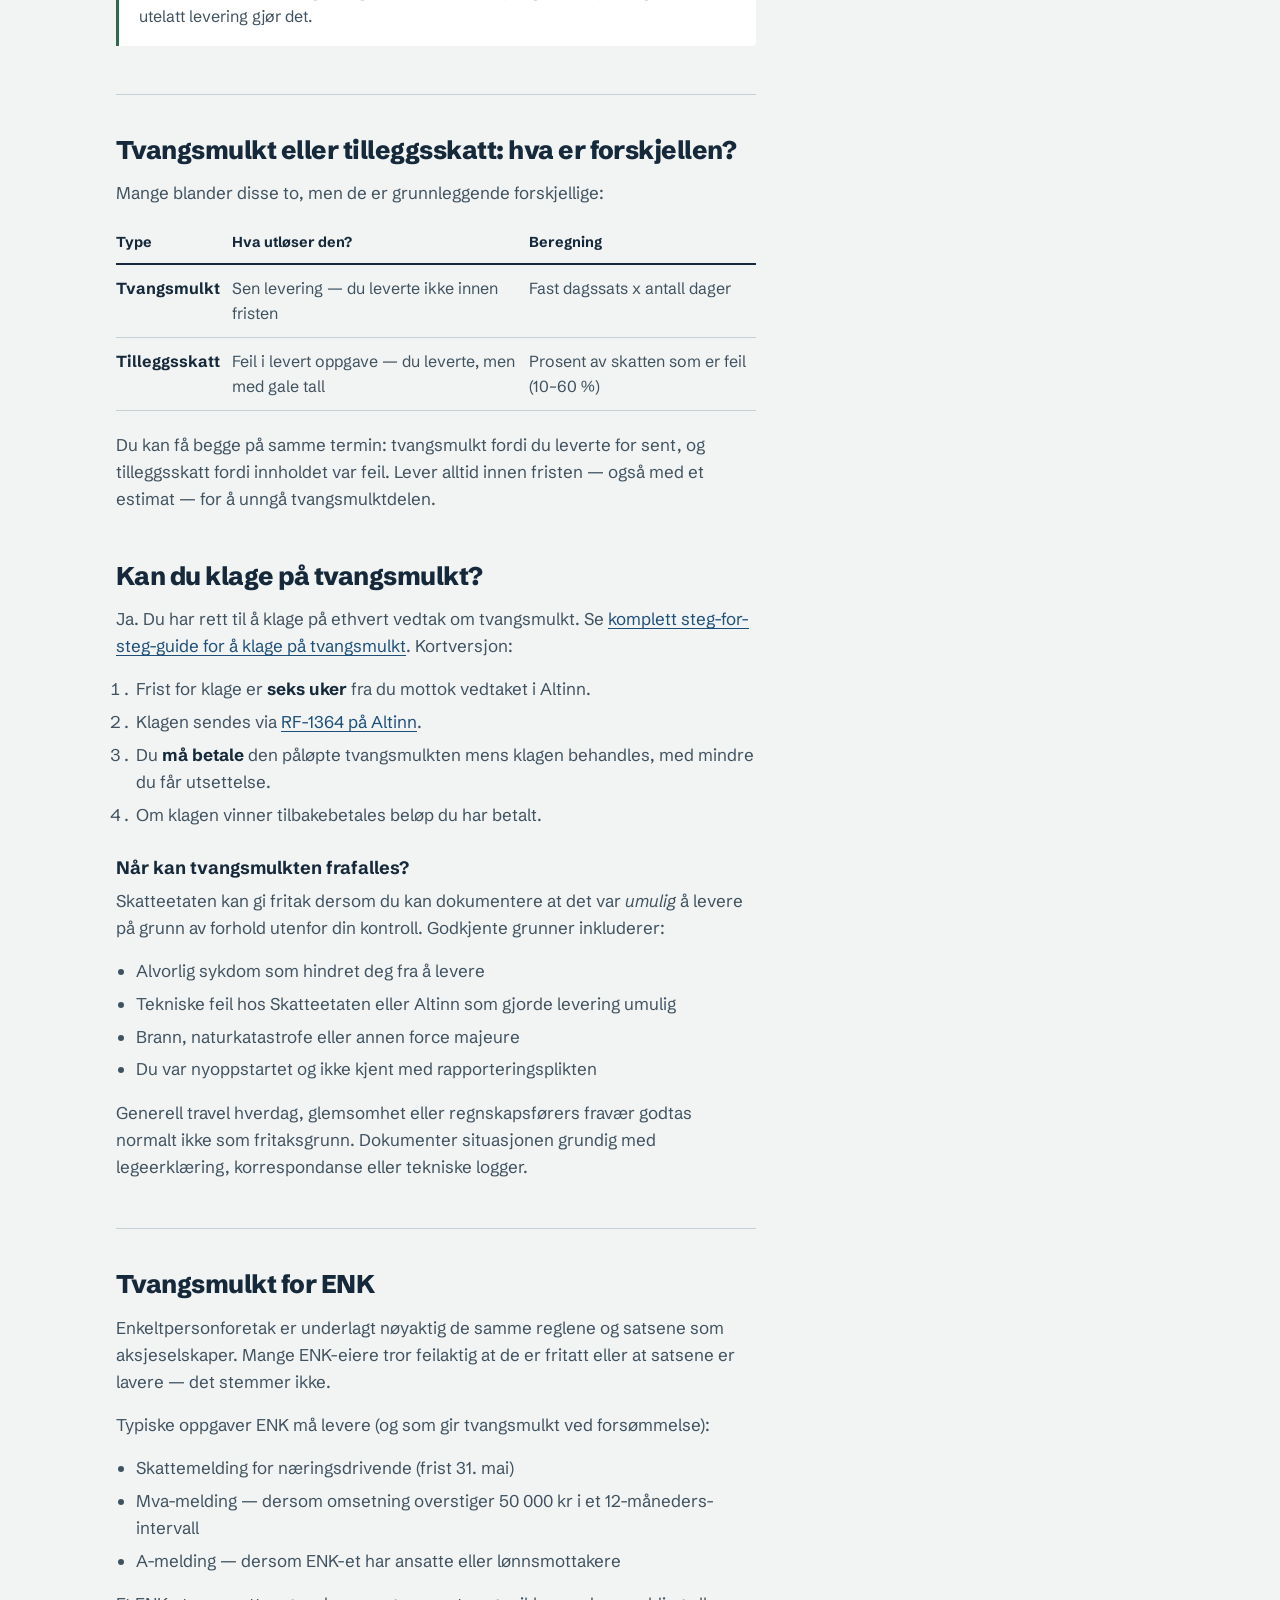
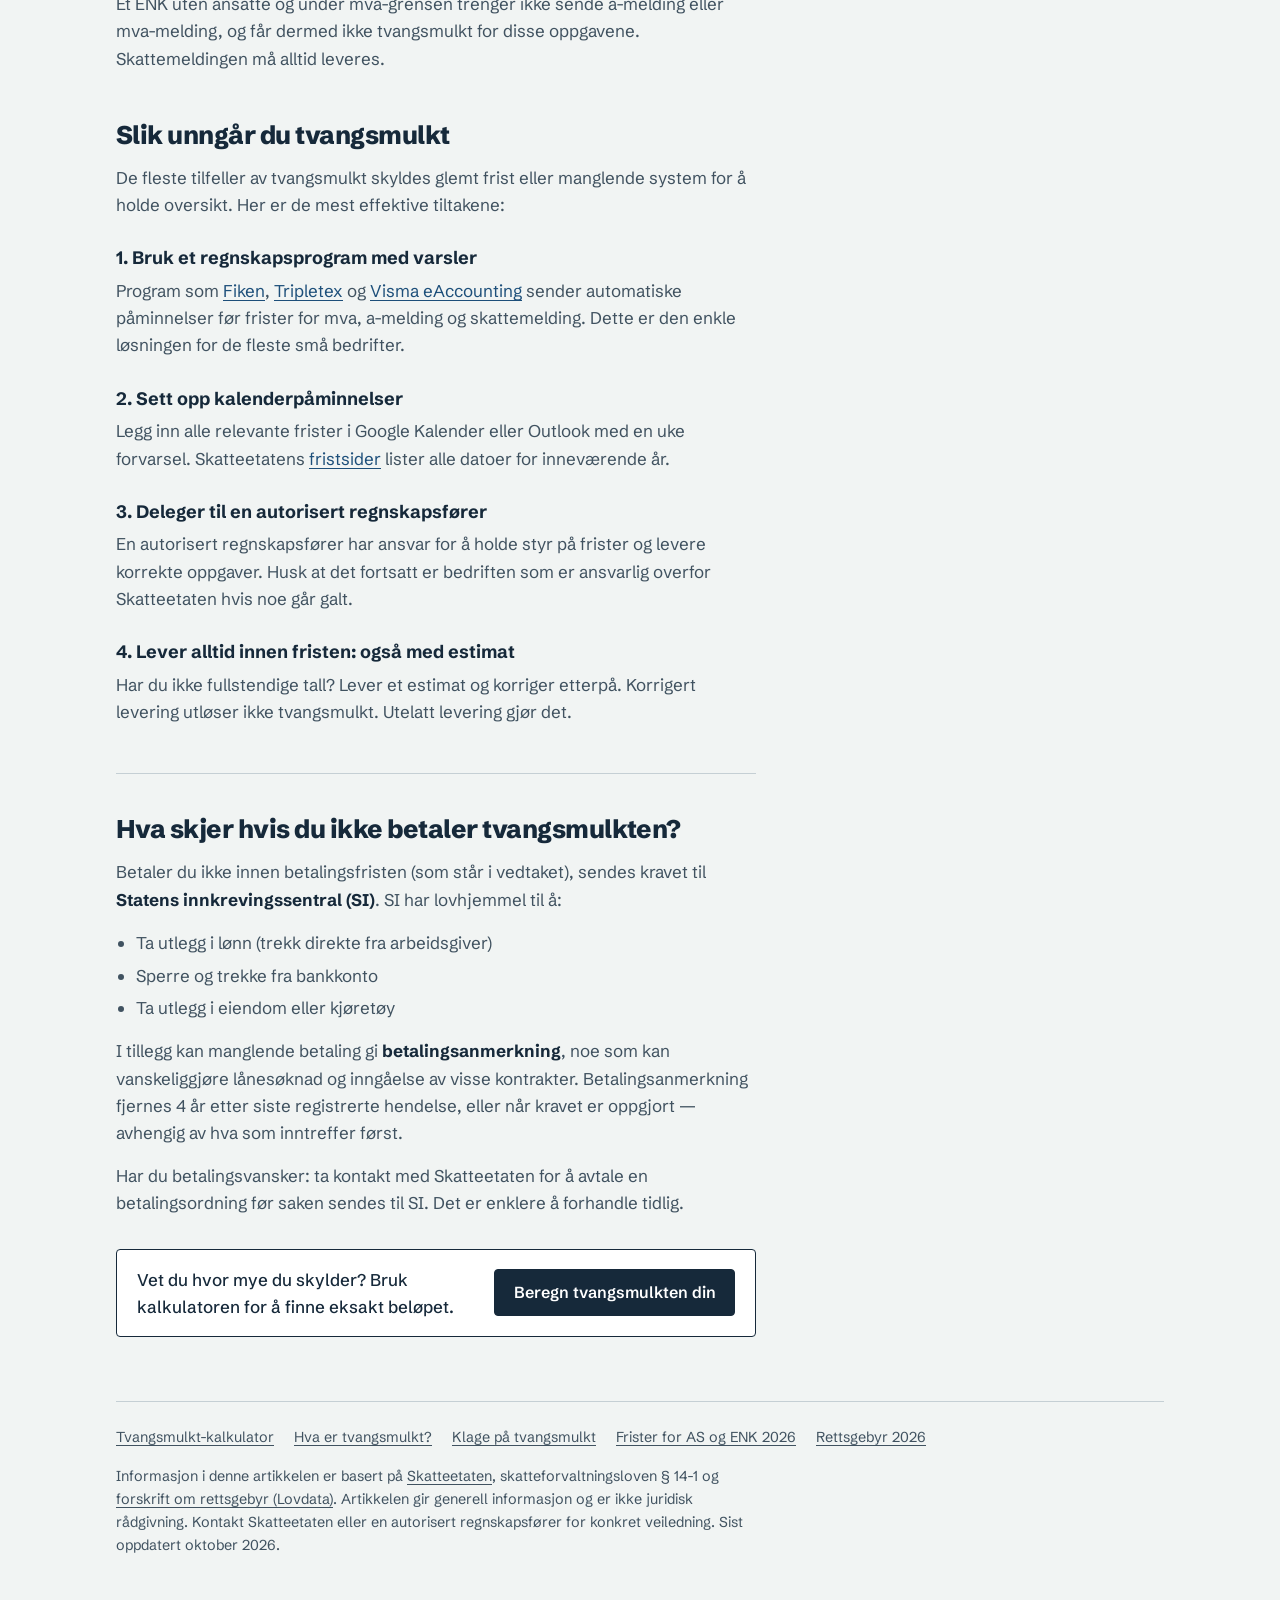
<file: tvangsmulkt-guide.html>
<!DOCTYPE html>
<html lang="nb">
<head>
<meta charset="UTF-8">
<meta name="viewport" content="width=device-width,initial-scale=1">
<title>Hva er tvangsmulkt? Betydning, satser og regler 2026</title>
<meta name="description" content="Tvangsmulkt er en daglig bot fra Skatteetaten n&aring;r en pliktig oppgave ikke leveres i tide. Se hva det betyr, hvorfor du f&aring;r det, satsene for 2026 og forskjellen fra tilleggsskatt.">
<meta name="robots" content="index,follow">
<link rel="canonical" href="https://tvangsmulktkalkulator.no/tvangsmulkt-guide">
<meta property="og:title" content="Hva er tvangsmulkt? Betydning, satser og regler 2026">
<meta property="og:description" content="Alt du trenger å vite om tvangsmulkt fra Skatteetaten — satser, frister, klagerett og fritak. Oppdatert 2026.">
<meta property="og:type" content="article">
<meta property="og:url" content="https://tvangsmulktkalkulator.no/tvangsmulkt-guide">
<meta property="og:image" content="https://tvangsmulktkalkulator.no/og-image.png">
<meta property="og:locale" content="nb_NO">
<meta name="twitter:card" content="summary_large_image">
<meta name="twitter:title" content="Hva er tvangsmulkt? Betydning, satser og regler 2026">
<meta name="twitter:description" content="Alt du trenger å vite om tvangsmulkt fra Skatteetaten — satser, frister, klagerett og fritak.">
<meta name="twitter:image" content="https://tvangsmulktkalkulator.no/og-image.png">
<meta name="geo.region" content="NO">
<link rel="icon" href="/favicon.svg" type="image/svg+xml">
<link rel="apple-touch-icon" href="/apple-touch-icon.png">
<link rel="preconnect" href="https://fonts.googleapis.com">
<link rel="preconnect" href="https://fonts.gstatic.com" crossorigin>
<link href="https://fonts.googleapis.com/css2?family=Schibsted+Grotesk:wght@400;500;600;700;800&display=swap" rel="stylesheet">
<script type="application/ld+json">
{
  "@context": "https://schema.org",
  "@graph": [
    {
      "@type": "Article",
      "headline": "Hva er tvangsmulkt?",
      "description": "Alt du trenger å vite om tvangsmulkt fra Skatteetaten: satser for 2026, hvem som rammes, frister, klagerett og slik unngår du bot.",
      "url": "https://tvangsmulktkalkulator.no/tvangsmulkt-guide",
      "inLanguage": "nb",
      "datePublished": "2026-04-12",
      "dateModified": "2026-10-11",
      "publisher": {
        "@type": "Organization",
        "name": "Tvangsmulkt-kalkulator",
        "url": "https://tvangsmulktkalkulator.no/"
      },
      "mainEntityOfPage": {
        "@type": "WebPage",
        "@id": "https://tvangsmulktkalkulator.no/tvangsmulkt-guide"
      }
    },
    {
      "@type": "BreadcrumbList",
      "itemListElement": [
        {
          "@type": "ListItem",
          "position": 1,
          "name": "Tvangsmulkt-kalkulator",
          "item": "https://tvangsmulktkalkulator.no/"
        },
        {
          "@type": "ListItem",
          "position": 2,
          "name": "Hva er tvangsmulkt?",
          "item": "https://tvangsmulktkalkulator.no/tvangsmulkt-guide"
        }
      ]
    },
    {
      "@type": "FAQPage",
      "mainEntity": [
        {
          "@type": "Question",
          "name": "Hva er tvangsmulkt?",
          "acceptedAnswer": {
            "@type": "Answer",
            "text": "Tvangsmulkt er en daglig bot Skatteetaten ilegger bedrifter og næringsdrivende som ikke leverer pliktige oppgaver innen fristen. Boten løper hver dag fra fristens utløp til oppgaven er levert, eller til maksbeløpet er nådd. Hjemmelen er skatteforvaltningsloven § 14-1. I 2026 er grunnbeløpet (rettsgebyret) 1 345 kroner."
          }
        },
        {
          "@type": "Question",
          "name": "Hva er tvangsmulktsatsene for 2026?",
          "acceptedAnswer": {
            "@type": "Answer",
            "text": "I 2026 (rettsgebyr 1 345 kr): Mva-melding: 672,50 kr/dag, maks 67 250 kr. Skattemelding for næringsdrivende: 672,50 kr/dag, maks 67 250 kr. A-melding: 134,50 kr/dag per ansatt med feil, maks 1 345 000 kr. Aksjonærregisteroppgave: 672,50 kr/dag, maks 26 900 kr. Bokføringspålegg: 1 345 kr/dag, maks 1 000 000 kr. OTP (pensjon): 250 kr/dag per ansatt uten ordning, uten oppgitt maksbegrensning."
          }
        },
        {
          "@type": "Question",
          "name": "Hva er forskjellen på tvangsmulkt og tilleggsskatt?",
          "acceptedAnswer": {
            "@type": "Answer",
            "text": "Tvangsmulkt ilegges for sen levering — at du ikke leverte oppgaven innen fristen. Tilleggsskatt ilegges for feil eller ufullstendige opplysninger i en levert oppgave. Du kan få begge: tvangsmulkt fordi du leverte for sent, og tilleggsskatt fordi innholdet var galt."
          }
        },
        {
          "@type": "Question",
          "name": "Kan man klage på tvangsmulkt?",
          "acceptedAnswer": {
            "@type": "Answer",
            "text": "Ja. Klagefristen er seks uker fra du mottok vedtaket. Klage sendes via RF-1364 på Altinn. Du må betale mens klagen behandles. Tvangsmulkten kan frafalles dersom du kan dokumentere at det var umulig å levere på grunn av forhold utenfor din kontroll, som alvorlig sykdom, tekniske problemer hos Skatteetaten, eller force majeure."
          }
        },
        {
          "@type": "Question",
          "name": "Gjelder tvangsmulkt for enkeltpersonforetak?",
          "acceptedAnswer": {
            "@type": "Answer",
            "text": "Ja. Tvangsmulkt gjelder for alle næringsdrivende — både aksjeselskaper (AS) og enkeltpersonforetak (ENK). Satsene og reglene er identiske for begge selskapsformer."
          }
        },
        {
          "@type": "Question",
          "name": "Stopper tvangsmulkten automatisk når jeg leverer?",
          "acceptedAnswer": {
            "@type": "Answer",
            "text": "Ja. Tvangsmulkten stopper å løpe den dagen du leverer oppgaven. Du skylder likevel betaling for alle dagene boten løp. Lever så snart som mulig for å begrense beløpet."
          }
        }
      ]
    }
  ]
}
</script>
<link rel="stylesheet" href="/styles.css">
</head>
<body>
<a href="#main-content" class="skip-link">Hopp til innhold</a>
<header class="site-header">
  <div class="site-header-inner">
    <a class="brand" href="/"><svg viewBox="0 0 64 64" aria-hidden="true"><rect width="64" height="64" rx="14" fill="#16293A"/><rect x="19" y="9" width="5" height="11" rx="2.5" fill="#fff"/><rect x="40" y="9" width="5" height="11" rx="2.5" fill="#fff"/><rect x="11" y="15" width="42" height="38" rx="5" fill="#fff"/><path d="M16 15h32a5 5 0 0 1 5 5v5H11v-5a5 5 0 0 1 5-5z" fill="#B3261E"/><rect x="16" y="30" width="8" height="7" rx="1.5" fill="#B3261E"/><rect x="28" y="30" width="8" height="7" rx="1.5" fill="#B3261E"/><rect x="40" y="30" width="8" height="7" rx="1.5" fill="#B3261E"/><rect x="16" y="41" width="8" height="7" rx="1.5" fill="#B3261E"/><rect x="28" y="41" width="8" height="7" rx="1.5" fill="#C5CFD4"/><rect x="40" y="41" width="8" height="7" rx="1.5" fill="#C5CFD4"/></svg>Tvangsmulkt-kalkulator</a>
    <nav class="site-nav" aria-label="Hovedmeny">
      <ul>
        <li><a href="/">Kalkulator</a></li>
        <li><a href="/tvangsmulkt-guide" aria-current="page">Hva er tvangsmulkt?</a></li>
        <li><a href="/klage-tvangsmulkt">Klage</a></li>
        <li><a href="/frister-2026">Frister 2026</a></li>
        <li><a href="/rettsgebyr-2026">Rettsgebyr 2026</a></li>
      </ul>
    </nav>
  </div>
</header>
<main class="wrap" id="main-content">

  <nav class="breadcrumb" aria-label="Navigasjonsti">
    <a href="/">Tvangsmulkt-kalkulator</a>
    <span aria-hidden="true">/</span>
    <span aria-current="page">Hva er tvangsmulkt?</span>
  </nav>

  <header>
    <h1>Hva er tvangsmulkt?</h1>
    <p class="meta">Oppdatert oktober 2026. Basert p&aring; rettsgebyr 2026 (1 345 kr)</p>
  </header>

  <p class="intro">Tvangsmulkt betyr en daglig bot fra Skatteetaten n&aring;r bedriften din ikke har levert en oppgave den er p&aring;lagt &aring; levere, for eksempel skattemeldingen eller mva-meldingen. Boten l&oslash;per hver dag til du leverer, eller til maksbel&oslash;pet er n&aring;dd. I 2026 er grunnbel&oslash;pet (rettsgebyret) 1 345 kroner, fastsatt av Stortinget i statsbudsjettet, jf. <a href="https://lovdata.no/dokument/SF/forskrift/1982-12-17-1158" target="_blank" rel="noopener">forskrift om rettsgebyr (Lovdata)</a>.</p>

  <div class="cta-box">
    <p>Har du f&aring;tt varsel? Finn ut hva du skylder p&aring; sekunder.</p>
    <a href="/" class="cta-btn">Bruk tvangsmulkt-kalkulatoren</a>
  </div>

  <section>
    <h2 style="margin-top:0">Hva er tvangsmulkt? (kort forklart)</h2>
    <p>Tvangsmulkt er ikke en straff for det du leverte. Den er en reaksjon p&aring; at du <strong>ikke leverte</strong> innen fristen, og skal f&aring; deg til &aring; levere. S&aring; snart du sender inn oppgaven stopper boten. Du betaler likevel for dagene den l&oslash;p.</p>
    <p>Hjemmelen er <strong>skatteforvaltningsloven &sect; 14-1</strong>. Reglene er de samme for aksjeselskaper (AS) og enkeltpersonforetak (ENK).</p>
    <p><strong>Tre ting du m&aring; vite:</strong></p>
    <ol>
      <li>Boten begynner dagen etter fristen utl&oslash;per.</li>
      <li>Den stopper automatisk den dagen du leverer.</li>
      <li>Du kan klage, men m&aring; betale mens klagen behandles.</li>
    </ol>
  </section>

  <section>
    <h2>Satser for 2026</h2>
    <p>Alle satser nedenfor er basert p&aring; rettsgebyret for 2026 p&aring; <strong>1 345 kroner</strong>. Rettsgebyret justeres av Stortinget i statsbudsjettet hvert &aring;r.</p>

    <div class="card">
      <table>
        <thead>
          <tr>
            <th>Meldingstype</th>
            <th>Dagssats</th>
            <th>Maksbeløp</th>
          </tr>
        </thead>
        <tbody>
          <tr>
            <td>Mva-melding</td>
            <td>672,50 kr/dag</td>
            <td>67 250 kr</td>
          </tr>
          <tr>
            <td>Skattemelding for n&aelig;ringsdrivende</td>
            <td>672,50 kr/dag</td>
            <td>67 250 kr</td>
          </tr>
          <tr>
            <td>A-melding <span class="badge badge-blue">per ansatt</span></td>
            <td>134,50 kr/dag</td>
            <td>1 345 000 kr</td>
          </tr>
          <tr>
            <td>Aksjon&aelig;rregisteroppgave</td>
            <td>672,50 kr/dag</td>
            <td>26 900 kr</td>
          </tr>
          <tr>
            <td>S&aelig;ravgiftsmelding</td>
            <td>672,50 kr/dag</td>
            <td>67 250 kr</td>
          </tr>
          <tr>
            <td>Tredjepartsopplysninger</td>
            <td>672,50 kr/dag</td>
            <td>67 250 kr</td>
          </tr>
          <tr>
            <td>OTP &ndash; obligatorisk tjenestepensjon <span class="badge badge-blue">per ansatt</span></td>
            <td>250 kr/dag</td>
            <td>Ingen oppgitt grense</td>
          </tr>
          <tr>
            <td>Bokf&oslash;ringsp&aring;legg</td>
            <td>1 345 kr/dag</td>
            <td>1 000 000 kr</td>
          </tr>
        </tbody>
      </table>
    </div>
    <p class="source">Kilde: <a href="https://www.skatteetaten.no/bedrift-og-organisasjon/starte-og-drive/regelverket/tvangsmulkt/" target="_blank" rel="noopener">Skatteetaten &mdash; Tvangsmulkt</a> og skatteforvaltningsloven &sect; 14-1 (2026-satser).</p>
  </section>

  <section>
    <h2>Viktige frister du m&aring; holde</h2>
    <p>Tvangsmulkten begynner &aring; l&oslash;pe dagen etter at fristen g&aring;r ut. Her er de viktigste for de fleste bedrifter:</p>

    <div class="card">
      <table>
        <thead>
          <tr>
            <th>Oppgave</th>
            <th>Frist</th>
            <th>Hyppighet</th>
          </tr>
        </thead>
        <tbody>
          <tr>
            <td>A-melding</td>
            <td>5. hver m&aring;ned</td>
            <td>M&aring;nedlig</td>
          </tr>
          <tr>
            <td>Mva-melding (tom&aring;nedlig)</td>
            <td>10. i oddetallsm&aring;neder</td>
            <td>Annenhver m&aring;ned</td>
          </tr>
          <tr>
            <td>Mva-melding (&aring;rstermin)</td>
            <td>10. mars</td>
            <td>&Aring;rlig</td>
          </tr>
          <tr>
            <td>Skattemelding (ENK og AS)</td>
            <td>31. mai</td>
            <td>&Aring;rlig</td>
          </tr>
          <tr>
            <td>Aksjon&aelig;rregisteroppgave</td>
            <td>31. januar</td>
            <td>&Aring;rlig</td>
          </tr>
        </tbody>
      </table>
    </div>
    <p>Husk at frister som faller p&aring; l&oslash;rdag, s&oslash;ndag eller helligdag flyttes til neste virkedag. Se <a href="/frister-2026">fullstendig fristoversikt for 2026</a> for alle datoer.</p>
  </section>

  <div class="divider"></div>

  <section>
    <h2>Hvorfor f&aring;r man tvangsmulkt?</h2>
    <p>Du f&aring;r tvangsmulkt fordi Skatteetaten ikke har mottatt en oppgave innen fristen. Det vanligste er at skattemeldingen, mva-meldingen eller a-meldingen er glemt, eller at noen trodde regnskapsf&oslash;reren hadde sendt den. Alle n&aelig;ringsdrivende som er rapporteringspliktige overfor Skatteetaten kan f&aring; tvangsmulkt. Det inkluderer:</p>
    <ul>
      <li><strong>Aksjeselskaper (AS og ASA)</strong> &mdash; som ikke leverer skattemelding, mva-melding, a-melding eller aksjon&aelig;rregisteroppgave.</li>
      <li><strong>Enkeltpersonforetak (ENK)</strong> &mdash; med de samme pliktene som AS der de gjelder.</li>
      <li><strong>Ansvarlige selskaper (ANS/DA)</strong> &mdash; underlagt samme regler.</li>
      <li><strong>Arbeidsgivere generelt</strong> &mdash; alle som har ansatte og utbetaler l&oslash;nn er pliktige til &aring; sende a-melding.</li>
    </ul>
    <p>Det er <em>ingen</em> unntak basert p&aring; bedriftens st&oslash;rrelse. Et enkeltpersonforetak uten ansatte f&aring;r samme dagssats per oppgave som et stort AS.</p>
  </section>

  <section>
    <h2>Hva skjer steg for steg?</h2>
    <ol>
      <li><strong>Fristen passerer.</strong> Skatteetaten registrerer at oppgaven ikke er levert.</li>
      <li><strong>Varsel sendes.</strong> Du f&aring;r et varsel i Altinn om at tvangsmulkt vil bli ilagt dersom du ikke leverer.</li>
      <li><strong>Vedtak fattes.</strong> Dersom du fortsatt ikke leverer, ilegges tvangsmulkt fra fristens utl&oslash;psdato. Vedtaket sendes til Altinn.</li>
      <li><strong>Boten l&oslash;per.</strong> 672,50 kr (eller gjeldende sats) legges til for hver dag uten levering.</li>
      <li><strong>Du leverer.</strong> Boten stopper den dagen oppgaven er innsendt og godkjent.</li>
      <li><strong>Faktura sendes.</strong> Krav om betaling av opparbeidet tvangsmulkt sendes fra Skatteetaten.</li>
      <li><strong>Manglende betaling.</strong> Ubetalt tvangsmulkt oversendes Statens innkrevingssentral (SI) for tvangsinnkreving.</li>
    </ol>

    <div class="tip">
      <div class="tip-title">Lever umiddelbart for &aring; stoppe boten</div>
      <p>Hver dag uten levering er penger ut av lomma. Selv om du vet innholdet er galt &mdash; lever det beste du har og korriger etterpå. Korreksjon gir ikke ny tvangsmulkt; utelatt levering gj&oslash;r det.</p>
    </div>
  </section>

  <div class="divider"></div>

  <section>
    <h2>Tvangsmulkt eller tilleggsskatt: hva er forskjellen?</h2>
    <p>Mange blander disse to, men de er grunnleggende forskjellige:</p>

    <div class="card">
      <table>
        <thead>
          <tr>
            <th>Type</th>
            <th>Hva utl&oslash;ser den?</th>
            <th>Beregning</th>
          </tr>
        </thead>
        <tbody>
          <tr>
            <td><strong>Tvangsmulkt</strong></td>
            <td>Sen levering &mdash; du leverte ikke innen fristen</td>
            <td>Fast dagssats x antall dager</td>
          </tr>
          <tr>
            <td><strong>Tilleggsskatt</strong></td>
            <td>Feil i levert oppgave &mdash; du leverte, men med gale tall</td>
            <td>Prosent av skatten som er feil (10&ndash;60 %)</td>
          </tr>
        </tbody>
      </table>
    </div>
    <p>Du kan f&aring; begge p&aring; samme termin: tvangsmulkt fordi du leverte for sent, og tilleggsskatt fordi innholdet var feil. Lever alltid innen fristen &mdash; ogs&aring; med et estimat &mdash; for &aring; unng&aring; tvangsmulktdelen.</p>
  </section>

  <section>
    <h2>Kan du klage p&aring; tvangsmulkt?</h2>
    <p>Ja. Du har rett til &aring; klage p&aring; ethvert vedtak om tvangsmulkt. Se <a href="/klage-tvangsmulkt">komplett steg-for-steg-guide for &aring; klage p&aring; tvangsmulkt</a>. Kortversjon:</p>
    <ol>
      <li>Frist for klage er <strong>seks uker</strong> fra du mottok vedtaket i Altinn.</li>
      <li>Klagen sendes via <a href="https://info.altinn.no/skjemaoversikt/skatteetaten/klage-pa-vedtak-om-tvangsmulkt-og-overtredelsesgebyr-rapportert-med-organisasjonsnummer/" target="_blank" rel="noopener">RF-1364 p&aring; Altinn</a>.</li>
      <li>Du <strong>m&aring; betale</strong> den p&aring;l&oslash;pte tvangsmulkten mens klagen behandles, med mindre du f&aring;r utsettelse.</li>
      <li>Om klagen vinner tilbakebetales bel&oslash;p du har betalt.</li>
    </ol>

    <h3>N&aring;r kan tvangsmulkten frafalles?</h3>
    <p>Skatteetaten kan gi fritak dersom du kan dokumentere at det var <em>umulig</em> &aring; levere p&aring; grunn av forhold utenfor din kontroll. Godkjente grunner inkluderer:</p>
    <ul>
      <li>Alvorlig sykdom som hindret deg fra &aring; levere</li>
      <li>Tekniske feil hos Skatteetaten eller Altinn som gjorde levering umulig</li>
      <li>Brann, naturkatastrofe eller annen force majeure</li>
      <li>Du var nyoppstartet og ikke kjent med rapporteringsplikten</li>
    </ul>
    <p>Generell travel hverdag, glemsomhet eller regnskapsf&oslash;rers frav&aelig;r godtas normalt ikke som fritaksgrunn. Dokumenter situasjonen grundig med legeerkl&aelig;ring, korrespondanse eller tekniske logger.</p>
  </section>

  <div class="divider"></div>

  <section>
    <h2>Tvangsmulkt for ENK</h2>
    <p>Enkeltpersonforetak er underlagt n&oslash;yaktig de samme reglene og satsene som aksjeselskaper. Mange ENK-eiere tror feilaktig at de er fritatt eller at satsene er lavere &mdash; det stemmer ikke.</p>
    <p>Typiske oppgaver ENK m&aring; levere (og som gir tvangsmulkt ved fors&oslash;mmelse):</p>
    <ul>
      <li>Skattemelding for n&aelig;ringsdrivende (frist 31. mai)</li>
      <li>Mva-melding &mdash; dersom omsetning overstiger 50 000 kr i et 12-m&aring;neders-intervall</li>
      <li>A-melding &mdash; dersom ENK-et har ansatte eller l&oslash;nnsmottakere</li>
    </ul>
    <p>Et ENK uten ansatte og under mva-grensen trenger ikke sende a-melding eller mva-melding, og f&aring;r dermed ikke tvangsmulkt for disse oppgavene. Skattemeldingen m&aring; alltid leveres.</p>
  </section>

  <section>
    <h2>Slik unng&aring;r du tvangsmulkt</h2>
    <p>De fleste tilfeller av tvangsmulkt skyldes glemt frist eller manglende system for &aring; holde oversikt. Her er de mest effektive tiltakene:</p>

    <h3>1. Bruk et regnskapsprogram med varsler</h3>
    <p>Program som <a href="https://fiken.no/" target="_blank" rel="noopener">Fiken</a>, <a href="https://www.tripletex.no/" target="_blank" rel="noopener">Tripletex</a> og <a href="https://www.visma.no/eaccounting/" target="_blank" rel="noopener">Visma eAccounting</a> sender automatiske p&aring;minnelser f&oslash;r frister for mva, a-melding og skattemelding. Dette er den enkle l&oslash;sningen for de fleste sm&aring; bedrifter.</p>

    <h3>2. Sett opp kalenderp&aring;minnelser</h3>
    <p>Legg inn alle relevante frister i Google Kalender eller Outlook med en uke forvarsel. Skatteetatens <a href="https://www.skatteetaten.no/frister" target="_blank" rel="noopener">fristsider</a> lister alle datoer for innev&aelig;rende &aring;r.</p>

    <h3>3. Deleger til en autorisert regnskapsf&oslash;rer</h3>
    <p>En autorisert regnskapsf&oslash;rer har ansvar for &aring; holde styr p&aring; frister og levere korrekte oppgaver. Husk at det fortsatt er bedriften som er ansvarlig overfor Skatteetaten hvis noe g&aring;r galt.</p>

    <h3>4. Lever alltid innen fristen: ogs&aring; med estimat</h3>
    <p>Har du ikke fullstendige tall? Lever et estimat og korriger etterpå. Korrigert levering utl&oslash;ser ikke tvangsmulkt. Utelatt levering gj&oslash;r det.</p>
  </section>

  <div class="divider"></div>

  <section>
    <h2>Hva skjer hvis du ikke betaler tvangsmulkten?</h2>
    <p>Betaler du ikke innen betalingsfristen (som st&aring;r i vedtaket), sendes kravet til <strong>Statens innkrevingssentral (SI)</strong>. SI har lovhjemmel til &aring;:</p>
    <ul>
      <li>Ta utlegg i l&oslash;nn (trekk direkte fra arbeidsgiver)</li>
      <li>Sperre og trekke fra bankkonto</li>
      <li>Ta utlegg i eiendom eller kj&oslash;ret&oslash;y</li>
    </ul>
    <p>I tillegg kan manglende betaling gi <strong>betalingsanmerkning</strong>, noe som kan vanskeliggj&oslash;re l&aring;nes&oslash;knad og inngåelse av visse kontrakter. Betalingsanmerkning fjernes 4 &aring;r etter siste registrerte hendelse, eller n&aring;r kravet er oppgjort &mdash; avhengig av hva som inntreffer f&oslash;rst.</p>
    <p>Har du betalingsvansker: ta kontakt med Skatteetaten for &aring; avtale en betalingsordning f&oslash;r saken sendes til SI. Det er enklere &aring; forhandle tidlig.</p>
  </section>

  <div class="cta-box">
    <p>Vet du hvor mye du skylder? Bruk kalkulatoren for &aring; finne eksakt bel&oslash;pet.</p>
    <a href="/" class="cta-btn">Beregn tvangsmulkten din</a>
  </div>

  <footer>
    <ul class="footer-links">
      <li><a href="/">Tvangsmulkt-kalkulator</a></li>
      <li><a href="/tvangsmulkt-guide">Hva er tvangsmulkt?</a></li>
      <li><a href="/klage-tvangsmulkt">Klage p&aring; tvangsmulkt</a></li>
      <li><a href="/frister-2026">Frister for AS og ENK 2026</a></li>
      <li><a href="/rettsgebyr-2026">Rettsgebyr 2026</a></li>
    </ul>
    <p>Informasjon i denne artikkelen er basert p&aring; <a href="https://www.skatteetaten.no/bedrift-og-organisasjon/starte-og-drive/regelverket/tvangsmulkt/" target="_blank" rel="noopener">Skatteetaten</a>, skatteforvaltningsloven &sect; 14-1 og <a href="https://lovdata.no/dokument/SF/forskrift/1982-12-17-1158" target="_blank" rel="noopener">forskrift om rettsgebyr (Lovdata)</a>. Artikkelen gir generell informasjon og er ikke juridisk r&aring;dgivning. Kontakt Skatteetaten eller en autorisert regnskapsf&oslash;rer for konkret veiledning. Sist oppdatert oktober 2026.</p>
  </footer>

</main>
</body>
</html>
</file>
<file: styles.css>
/* Shared styles for all pages. Palette: form paper, blue-black ink, stamp red. */
*{margin:0;padding:0;box-sizing:border-box}
:root{
  --paper:#F1F4F3;
  --sheet:#FFFFFF;
  --ink:#16293A;
  --ink-2:#405260;
  --rule:#C5CFD4;
  --rule-soft:#DDE3E6;
  --stamp:#B3261E;
  --stamp-bg:#FBEDEB;
  --link:#1D4F7A;
  --ok:#2E6A4E;
  --ok-bg:#E7F1EC;
  --measure:40rem;
  --font:'Schibsted Grotesk',system-ui,-apple-system,'Segoe UI',sans-serif;
}
html{-webkit-text-size-adjust:100%}
body{font-family:var(--font);background:var(--paper);color:var(--ink);font-size:1.0625rem;line-height:1.6;-webkit-font-smoothing:antialiased}
.slip-total .val,.box input{font-variant-numeric:tabular-nums}
:focus-visible{outline:3px solid var(--link);outline-offset:2px}
a{color:var(--link);text-decoration:underline;text-decoration-thickness:1px;text-underline-offset:.18em}
a:hover{text-decoration-thickness:2px}
strong{font-weight:700;color:var(--ink)}

.skip-link{position:absolute;left:-9999px;top:auto;width:1px;height:1px;overflow:hidden}
.skip-link:focus{position:fixed;top:.75rem;left:.75rem;width:auto;height:auto;padding:.6rem 1rem;background:var(--ink);color:#fff;border-radius:4px;font-weight:600;z-index:9999;text-decoration:none}

/* Site header */
.site-header{border-bottom:1px solid var(--rule);background:var(--sheet)}
.site-header-inner{max-width:68rem;margin:0 auto;padding:.75rem 1.25rem;display:flex;align-items:center;justify-content:space-between;gap:1rem;flex-wrap:wrap}
.brand{display:flex;align-items:center;gap:.6rem;font-weight:800;font-size:1.05rem;color:var(--ink);text-decoration:none;letter-spacing:-.01em}
.brand svg{width:28px;height:28px;flex-shrink:0}
.site-nav ul{list-style:none;margin:0;padding:0;display:flex;gap:.25rem 1.25rem;flex-wrap:wrap}
.site-nav a{display:inline-block;padding:.35rem 0;color:var(--ink-2);text-decoration:none;font-size:.95rem;font-weight:500;border-bottom:2px solid transparent}
.site-nav a:hover{color:var(--ink);border-bottom-color:var(--rule)}
.site-nav a[aria-current="page"]{color:var(--ink);border-bottom-color:var(--stamp)}

/* Page container */
.wrap{max-width:68rem;margin:0 auto;padding:2.5rem 1.25rem 4rem}
.wrap > *{max-width:var(--measure)}
.wrap > .calc-grid,.wrap > footer{max-width:none}

/* Headings and text */
h1{font-size:clamp(2rem,4.5vw,3.25rem);font-weight:800;line-height:1.05;letter-spacing:-.03em;margin-bottom:.75rem;text-wrap:balance}
h2{font-size:1.6rem;font-weight:800;line-height:1.2;letter-spacing:-.02em;margin:3rem 0 .85rem;text-wrap:balance}
h3{font-size:1.125rem;font-weight:700;color:var(--ink);line-height:1.35;margin:1.75rem 0 .4rem}
p{color:var(--ink-2);margin-bottom:1rem}
p:last-child{margin-bottom:0}
ul,ol{color:var(--ink-2);padding-left:1.25rem;margin-bottom:1rem}
li{margin-bottom:.35rem}
li::marker{color:var(--ink-2)}
.intro,.lede{font-size:1.2rem;line-height:1.55;color:var(--ink);margin-bottom:1.75rem}
.meta{font-size:.9rem;color:var(--ink-2);margin-top:.25rem}
.source{font-size:.875rem;color:var(--ink-2);margin-top:.5rem}
header{margin-bottom:1.5rem}
.site-header{margin:0}

.breadcrumb{font-size:.875rem;color:var(--ink-2);margin-bottom:1.75rem}
.breadcrumb a{color:var(--ink-2)}
.breadcrumb span{margin:0 .35rem}

.divider{height:1px;background:var(--rule);margin:3rem 0 0;border:0}
.divider + section > h2:first-child{margin-top:2.5rem}

/* Tables: plain ruled form */
.card{margin:1rem 0 1.25rem;overflow-x:auto}
table{width:100%;border-collapse:collapse;font-size:1rem}
thead th{text-align:left;padding:.55rem .75rem .55rem 0;font-size:.9rem;font-weight:700;color:var(--ink);border-bottom:2px solid var(--ink)}
tbody td{padding:.65rem .75rem .65rem 0;border-bottom:1px solid var(--rule);color:var(--ink-2);vertical-align:top}
tbody td:first-child{color:var(--ink);font-weight:600}
tbody td:last-child,thead th:last-child{padding-right:0}
tr.highlight-row td{background:var(--stamp-bg)}
.num{text-align:right;white-space:nowrap}
.badge{display:inline-block;font-size:.8rem;font-weight:600;padding:.05rem .45rem;border-radius:3px;margin-left:.35rem;vertical-align:.1em;white-space:nowrap}
.badge-green{background:var(--ok-bg);color:var(--ok)}
.badge-blue{background:#E4ECF3;color:var(--link)}
.badge-past{background:var(--rule-soft);color:var(--ink-2)}
.badge-next{background:var(--stamp);color:#fff}
.moved{display:block;font-size:.875rem;color:var(--ink-2);font-weight:400}

/* Callouts */
.tip,.warn{border-left:3px solid var(--ok);background:var(--sheet);padding:1rem 1.25rem;margin:1.5rem 0;border-radius:0 4px 4px 0}
.warn{border-left-color:var(--stamp)}
.tip-title,.warn-title{font-weight:700;color:var(--ink);margin-bottom:.25rem}
.tip p,.warn p{font-size:1rem}

/* Calculator call-to-action on article pages */
.cta-box{display:flex;align-items:center;justify-content:space-between;gap:1rem 1.5rem;flex-wrap:wrap;border:1px solid var(--ink);background:var(--sheet);border-radius:4px;padding:1rem 1.25rem;margin:2rem 0}
.cta-box p{color:var(--ink);font-weight:500;margin:0;flex:1 1 16rem}
.cta-btn,.btn{display:inline-flex;align-items:center;justify-content:center;min-height:44px;padding:.6rem 1.15rem;background:var(--ink);color:#fff;border:1px solid var(--ink);border-radius:4px;font-family:inherit;font-size:1rem;font-weight:600;text-decoration:none;cursor:pointer}
.cta-btn:hover,.btn:hover{background:#0E1D2A;text-decoration:none}
.btn-ghost{background:var(--sheet);color:var(--ink)}
.btn-ghost:hover{background:var(--paper)}

/* Numbered steps (a real sequence) */
.steps{list-style:none;padding:0;counter-reset:steps;margin:0}
.steps > li{counter-increment:steps;display:grid;grid-template-columns:2.75rem 1fr;gap:.5rem;padding:1.25rem 0;border-top:1px solid var(--rule);margin:0}
.steps > li::before{content:counter(steps);font-size:1.75rem;font-weight:800;line-height:1;color:var(--stamp);letter-spacing:-.02em}
.step-body h3{margin:0 0 .35rem}
.step-body ul,.step-body p + p{margin-top:.5rem}
.step-body ul{margin-bottom:0}

/* FAQ */
details{border-top:1px solid var(--rule)}
details:last-of-type{border-bottom:1px solid var(--rule)}
summary{display:flex;justify-content:space-between;align-items:center;gap:1rem;min-height:44px;padding:1rem 0;font-weight:700;font-size:1.0625rem;color:var(--ink);cursor:pointer;list-style:none}
summary::-webkit-details-marker{display:none}
summary::after{content:'';flex-shrink:0;width:.7rem;height:.7rem;border-right:2px solid var(--ink-2);border-bottom:2px solid var(--ink-2);transform:translateY(-.15rem) rotate(45deg);transition:transform .2s}
details[open] summary::after{transform:translateY(.15rem) rotate(-135deg)}
.details-body,.faq-body{padding:0 0 1.25rem}

/* Who-needs-what grid (frister) */
.checker{display:grid;grid-template-columns:1fr 1fr;gap:0 1.5rem;margin:1rem 0}
.checker-item{border-top:1px solid var(--rule);padding:.85rem 0}
.checker-item strong{display:block;margin-bottom:.2rem}
.checker-item p{font-size:1rem;margin:0}

/* Related pages */
.related{display:grid;grid-template-columns:1fr 1fr;gap:0 1.5rem;margin-top:.5rem}
.related a{display:block;border-top:1px solid var(--rule);padding:.85rem 0;font-weight:700;color:var(--ink);text-decoration:none}
.related a:hover{color:var(--link)}
.related a span{display:block;font-weight:400;color:var(--ink-2);font-size:.95rem}

/* Ruled key/value list (deadlines, rates) */
.ledger{list-style:none;padding:0;margin:1rem 0}
.ledger li{display:grid;grid-template-columns:minmax(9rem,13rem) 1fr;gap:1rem;padding:.7rem 0;border-top:1px solid var(--rule);margin:0}
.ledger li:last-child{border-bottom:1px solid var(--rule)}
.ledger .k{font-weight:700;color:var(--ink)}
.ledger .v{color:var(--ink-2)}

/* Copyable letter template (klage) */
.template{background:var(--sheet);border:1px solid var(--rule);border-radius:4px;padding:1.25rem 1.5rem;font-size:1rem;line-height:1.65;color:var(--ink);white-space:pre-wrap;margin:1rem 0 .75rem}
.copy-row{display:flex;align-items:center;gap:.75rem;flex-wrap:wrap}
.copy-status{font-size:.9rem;color:var(--ok)}

footer{border-top:1px solid var(--rule);margin-top:4rem;padding-top:1.5rem;font-size:.9rem;color:var(--ink-2)}
footer p{font-size:.9rem;max-width:var(--measure)}
footer a{color:var(--ink-2)}
.footer-links{list-style:none;padding:0;display:flex;flex-wrap:wrap;gap:.35rem 1.25rem;margin-bottom:1rem}
.footer-links li{margin:0}

/* ---------- Calculator (index) ---------- */
.calc-grid{display:grid;grid-template-columns:minmax(0,1fr) minmax(0,27rem);gap:2rem 3.5rem;align-items:start;margin-bottom:1rem}
.calc-intro .lede{max-width:34rem}
.form{display:grid;gap:.75rem;max-width:34rem}
.row{display:grid;grid-template-columns:1fr 1fr;gap:.75rem}
.box{position:relative;display:block;background:var(--sheet);border:1px solid var(--rule);border-radius:4px;padding:.55rem .85rem .6rem;cursor:text}
.box:focus-within{border-color:var(--ink);box-shadow:0 0 0 1px var(--ink)}
.box label{display:block;font-size:.85rem;font-weight:600;color:var(--ink-2);margin-bottom:.1rem;cursor:inherit}
.box select,.box input{display:block;width:100%;border:0;background:transparent;font-family:inherit;font-size:1.25rem;font-weight:600;color:var(--ink);padding:.1rem 0;appearance:none;-webkit-appearance:none;border-radius:0;font-variant-numeric:tabular-nums}
.box select:focus-visible,.box input:focus-visible{outline:none}
.box-select{cursor:pointer}
.box-select select{cursor:pointer;padding-right:1.75rem;background-image:url("data:image/svg+xml,%3Csvg xmlns='http://www.w3.org/2000/svg' width='14' height='9'%3E%3Cpath d='M1 1l6 6 6-6' stroke='%2316293A' stroke-width='2' fill='none'/%3E%3C/svg%3E");background-repeat:no-repeat;background-position:right .1rem center}
.box input::-webkit-inner-spin-button,.box input::-webkit-outer-spin-button{-webkit-appearance:none;margin:0}
.box input{-moz-appearance:textfield}
.unit{position:absolute;right:.85rem;bottom:.75rem;font-size:1rem;color:var(--ink-2);pointer-events:none}
.field-desc{font-size:.95rem;color:var(--ink-2);margin:.1rem 0 0}
.field-error{display:none;font-size:.9rem;font-weight:600;color:var(--stamp);margin-top:.25rem}
.field-error.show{display:block}
.box.invalid{border-color:var(--stamp);box-shadow:0 0 0 1px var(--stamp)}
.emp-field{display:none}
.emp-field.show{display:block}

/* The slip: the one loud element on the site */
.slip{background:var(--sheet);border:1px solid var(--ink);border-radius:4px;position:sticky;top:1.25rem}
.slip-head{display:flex;justify-content:space-between;align-items:baseline;gap:1rem;padding:.85rem 1.25rem;border-bottom:1px solid var(--rule);font-size:.95rem;color:var(--ink-2)}
.slip-head strong{font-weight:700}
.slip-total{padding:1.25rem 1.25rem 1rem}
.slip-total .label{display:block;font-weight:600;color:var(--ink)}
.slip-total .val{display:block;font-size:clamp(2.75rem,7vw,4rem);font-weight:800;line-height:1;letter-spacing:-.035em;color:var(--stamp);margin-top:.35rem}
.slip-total .val.pulse{animation:pulse .5s ease-out}
@keyframes pulse{0%{opacity:.35;transform:translateY(3px)}100%{opacity:1;transform:none}}
.meter{padding:0 1.25rem 1.25rem}
.meter-track{position:relative;height:10px;background:var(--rule-soft);border-radius:2px;overflow:hidden}
.meter-fill{position:absolute;inset:0 auto 0 0;width:0;background:var(--stamp);transition:width .35s ease-out}
.meter-text{display:flex;justify-content:space-between;gap:1rem;font-size:.9rem;color:var(--ink-2);margin-top:.45rem}
.meter.capped .meter-text span:first-child{color:var(--stamp);font-weight:700}
.slip-lines{list-style:none;padding:0 1.25rem;margin:0;border-top:1px solid var(--rule)}
.slip-lines li{display:flex;justify-content:space-between;gap:1rem;padding:.6rem 0;border-bottom:1px solid var(--rule-soft);margin:0;font-size:1rem;color:var(--ink-2)}
.slip-lines li:last-child{border-bottom:0}
.slip-lines .v{color:var(--ink);font-weight:600;text-align:right}
.slip-lines a{color:var(--ink-2)}
.slip-actions .btn{padding:.6rem .75rem;white-space:nowrap}
.slip-actions{display:grid;grid-template-columns:1fr 1fr;gap:.5rem;padding:1rem 1.25rem 1.25rem;border-top:1px solid var(--rule)}
.slip-note{font-size:.875rem;color:var(--ink-2);margin:.75rem 0 0}

@media (max-width:860px){
  .calc-grid{grid-template-columns:1fr}
  .slip{position:static}
}
@media (max-width:560px){
  body{font-size:1rem}
  .wrap{padding:1.75rem 1rem 3rem}
  .site-header-inner{padding:.6rem 1rem}
  .site-nav{width:100%;margin:0 -1rem;padding:0 1rem;overflow-x:auto;scrollbar-width:none}
  .site-nav ul{flex-wrap:nowrap;gap:1rem;white-space:nowrap}
  .site-header-inner{gap:.25rem}
  .lede{font-size:1.1rem}
  .site-nav a{font-size:.9rem;padding:.5rem 0}
  h2{font-size:1.4rem}
  .row,.checker,.related,.slip-actions{grid-template-columns:1fr}
  .ledger li{grid-template-columns:1fr;gap:.1rem}
  .steps > li{grid-template-columns:2.25rem 1fr}
}
@media (prefers-reduced-motion:reduce){
  *,*::before,*::after{animation:none!important;transition:none!important}
}

/* Business type switch (ENK / AS) */
.seg{border:0;min-width:0}
.seg legend{font-size:.95rem;font-weight:600;color:var(--ink);margin-bottom:.4rem}
.seg-options{display:grid;grid-template-columns:1fr 1fr;border:1px solid var(--ink);border-radius:4px;overflow:hidden;background:var(--sheet)}
.seg-options input{position:absolute;opacity:0;width:1px;height:1px}
.seg-options label{display:flex;align-items:center;justify-content:center;text-align:center;min-height:48px;padding:.5rem .75rem;font-weight:600;color:var(--ink);cursor:pointer;line-height:1.25}
.seg-options label + input + label{border-left:1px solid var(--ink)}
.seg-options input:checked + label{background:var(--ink);color:#fff}
.seg-options input:focus-visible + label{outline:3px solid var(--link);outline-offset:-3px}
#type-who:empty{display:none}
#type-who{color:var(--ink);font-weight:500}

/* AS vs ENK columns */
.wrap > section:has(.who){max-width:none}
.wrap > section:has(.who) > p{max-width:var(--measure)}
.who{display:grid;grid-template-columns:1fr 1fr;gap:0 2.5rem;margin:.5rem 0 1rem}
.who h3{margin:.5rem 0 .25rem}
.who .ledger li{grid-template-columns:8.5rem 1fr}

/* Glossary */
.glossary{margin:.5rem 0 0}
.glossary div{display:grid;grid-template-columns:minmax(9rem,14rem) 1fr;gap:.25rem 1rem;padding:.75rem 0;border-top:1px solid var(--rule)}
.glossary div:last-child{border-bottom:1px solid var(--rule)}
.glossary dt{font-weight:700}
.glossary dd{color:var(--ink-2)}

@media (max-width:760px){
  .who{grid-template-columns:1fr}
}
@media (max-width:560px){
  .glossary div,.who .ledger li{grid-template-columns:1fr}
  .seg-options label{font-size:.95rem}
}
.meter-text span:last-child{white-space:nowrap}
</file>
